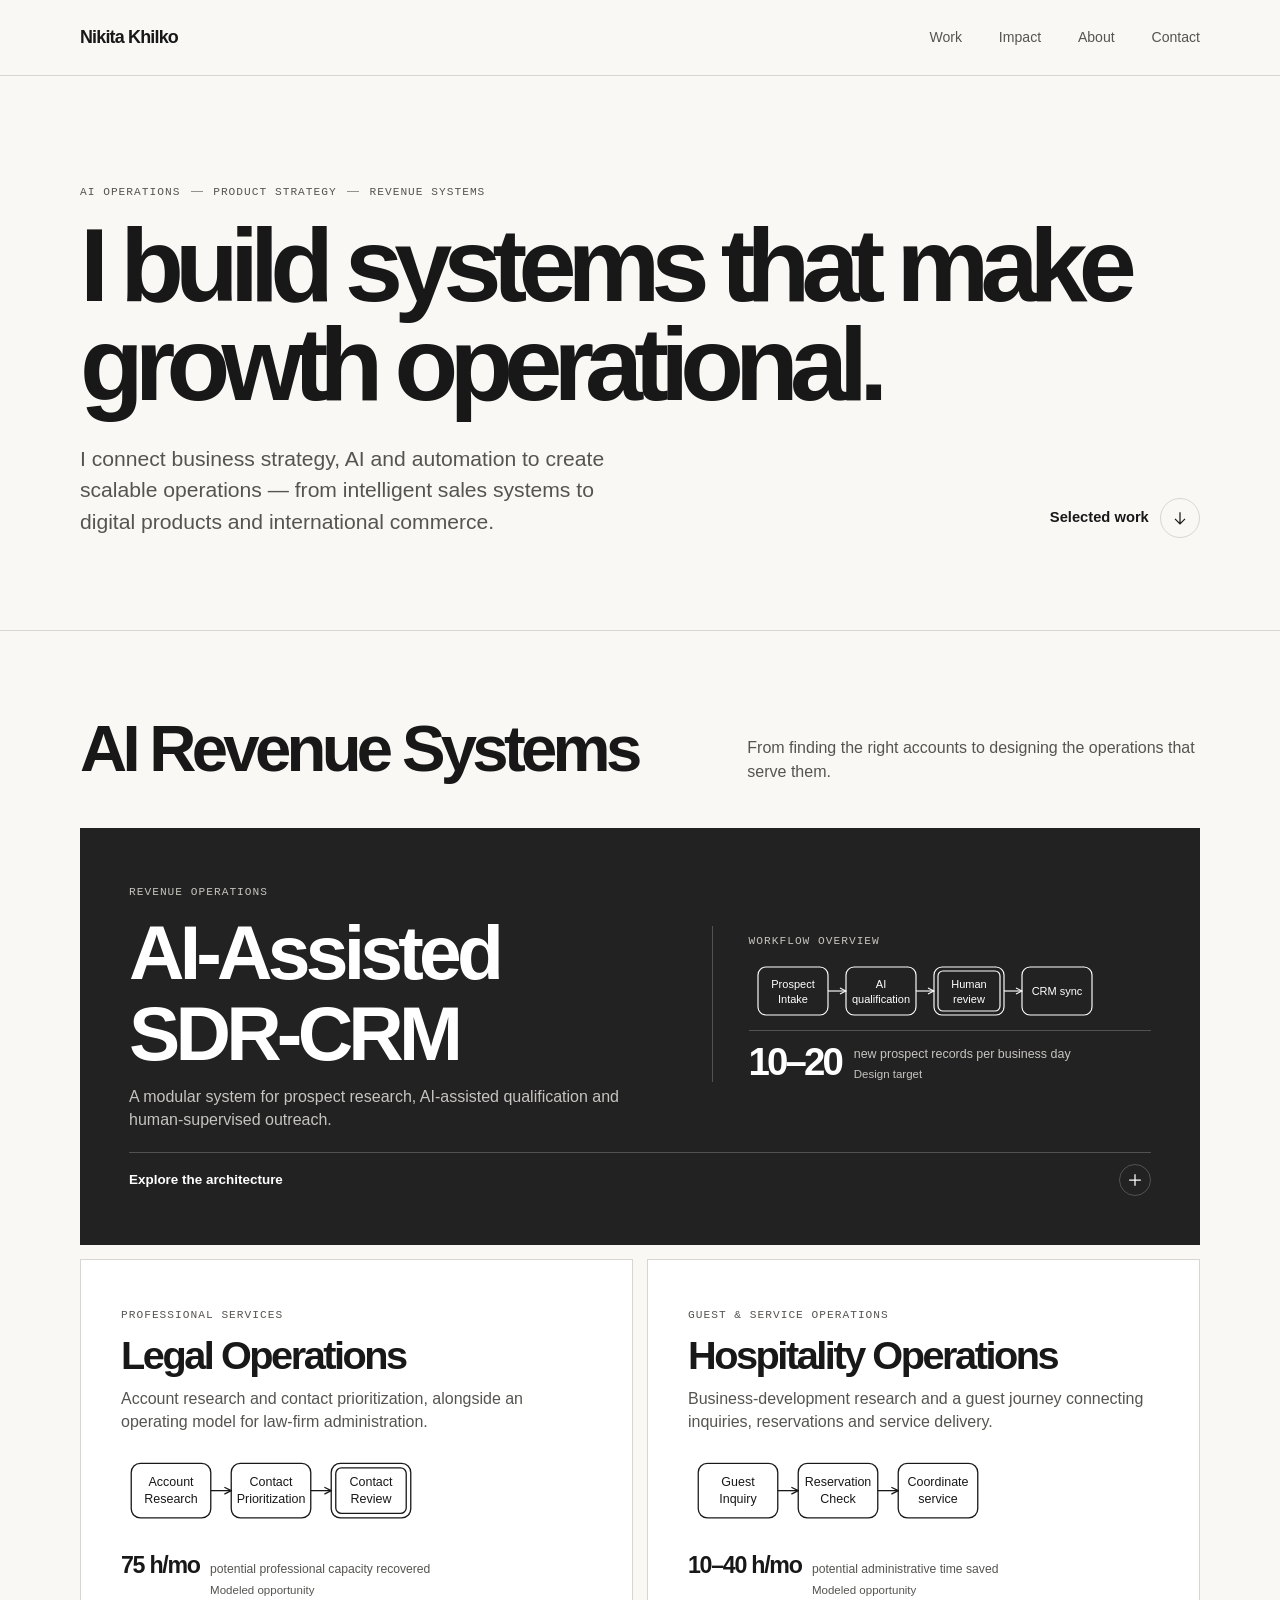
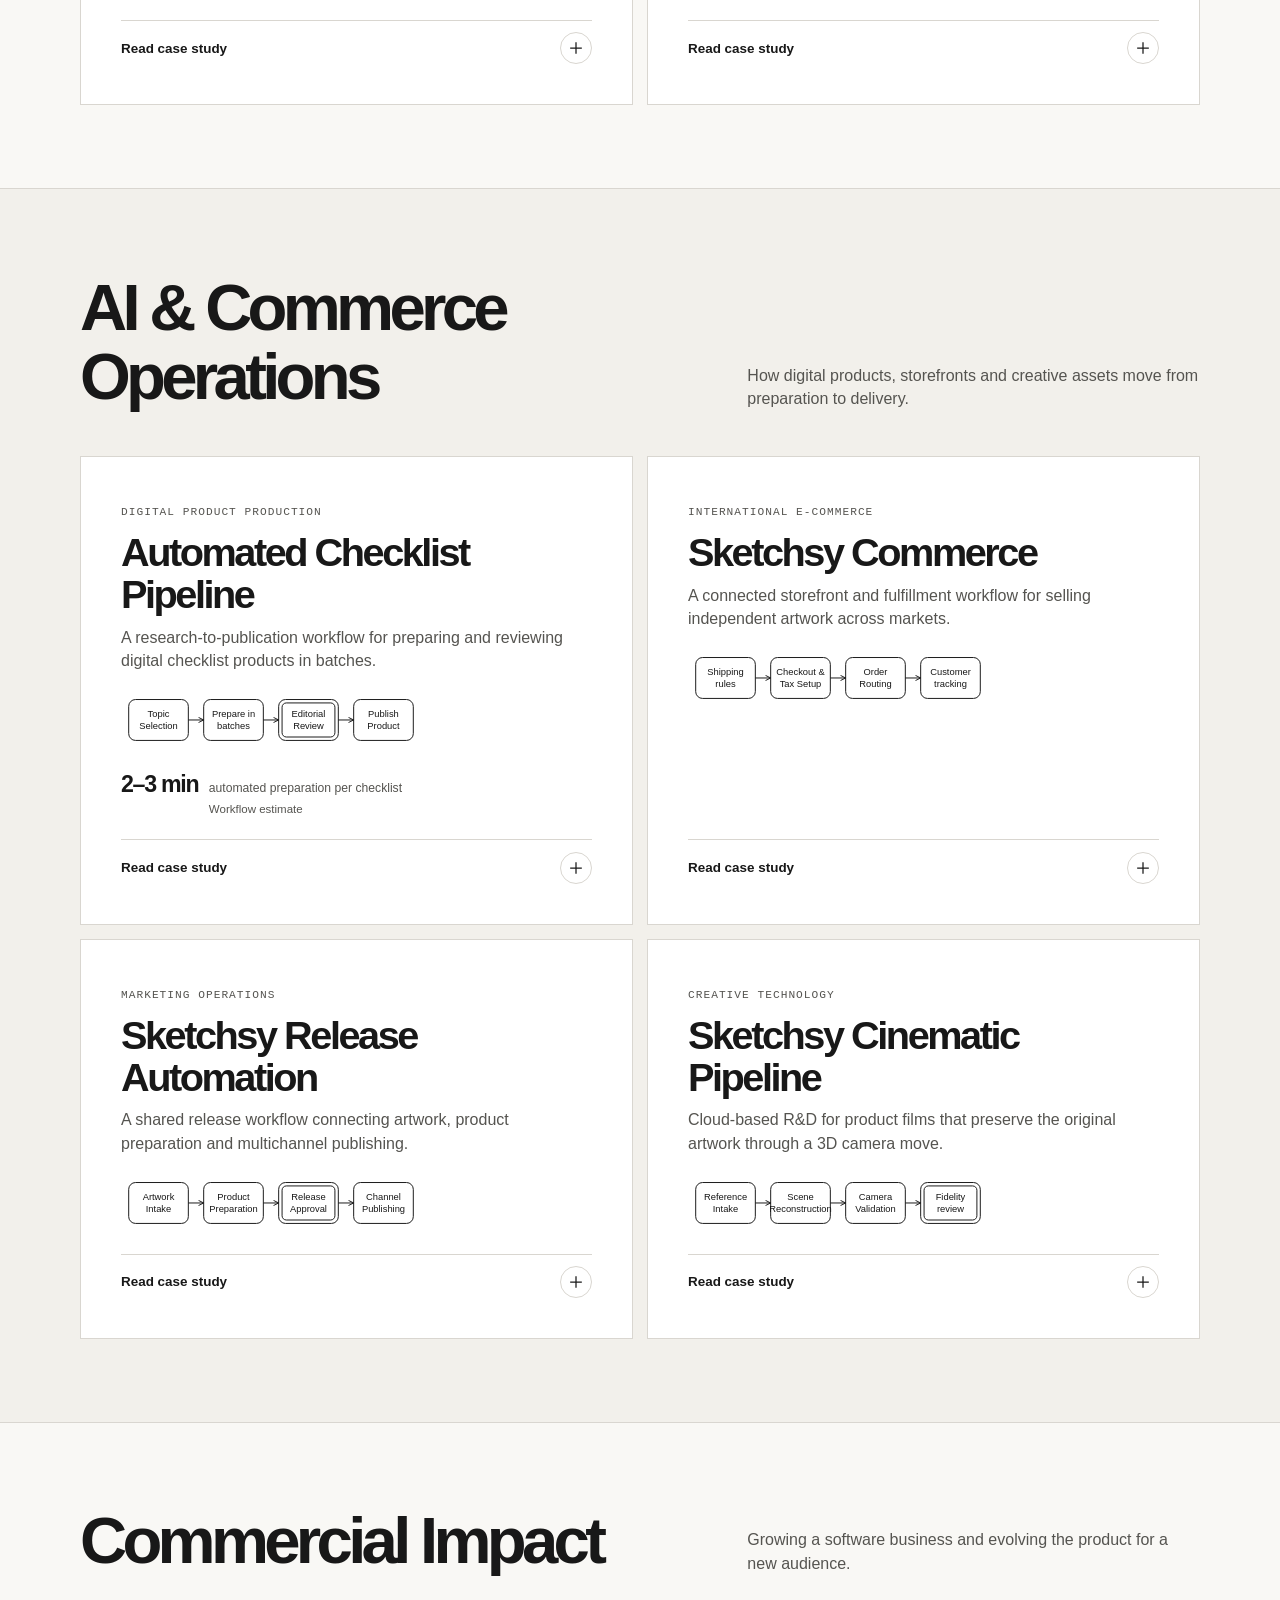
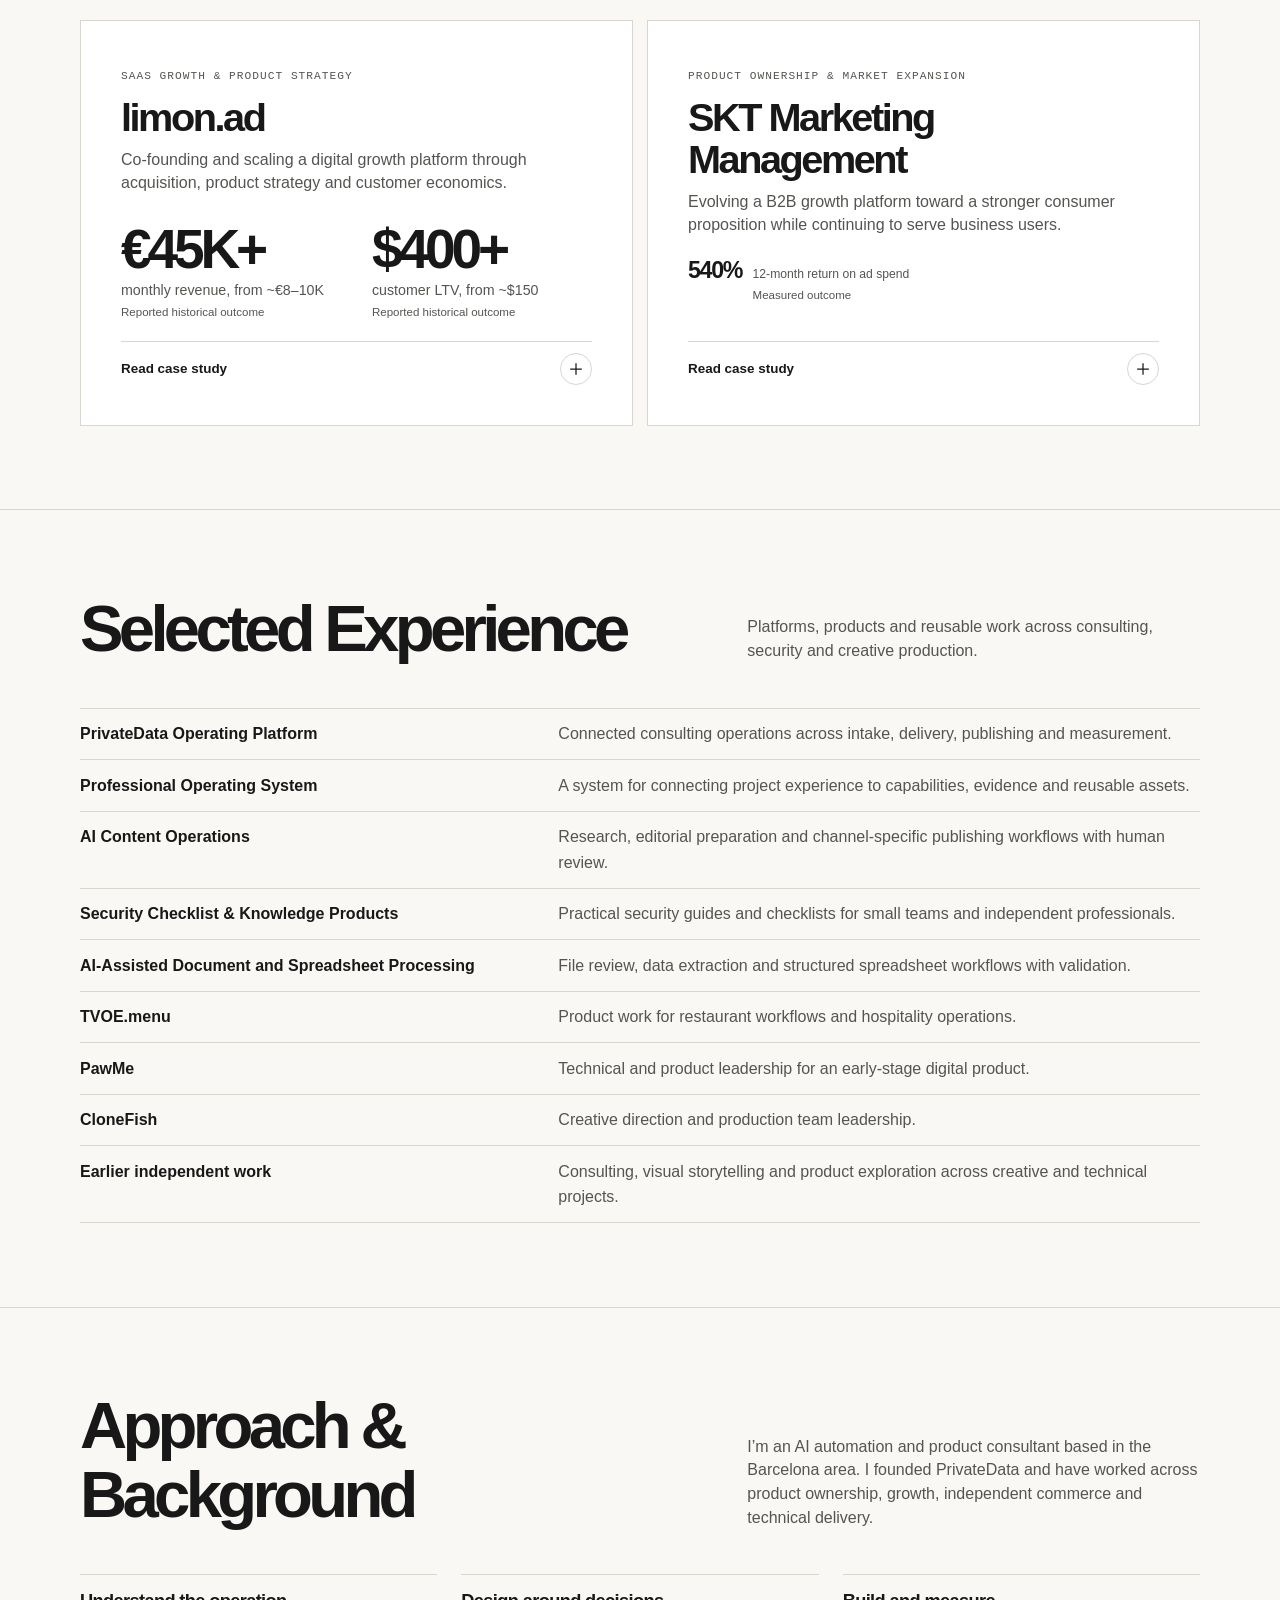
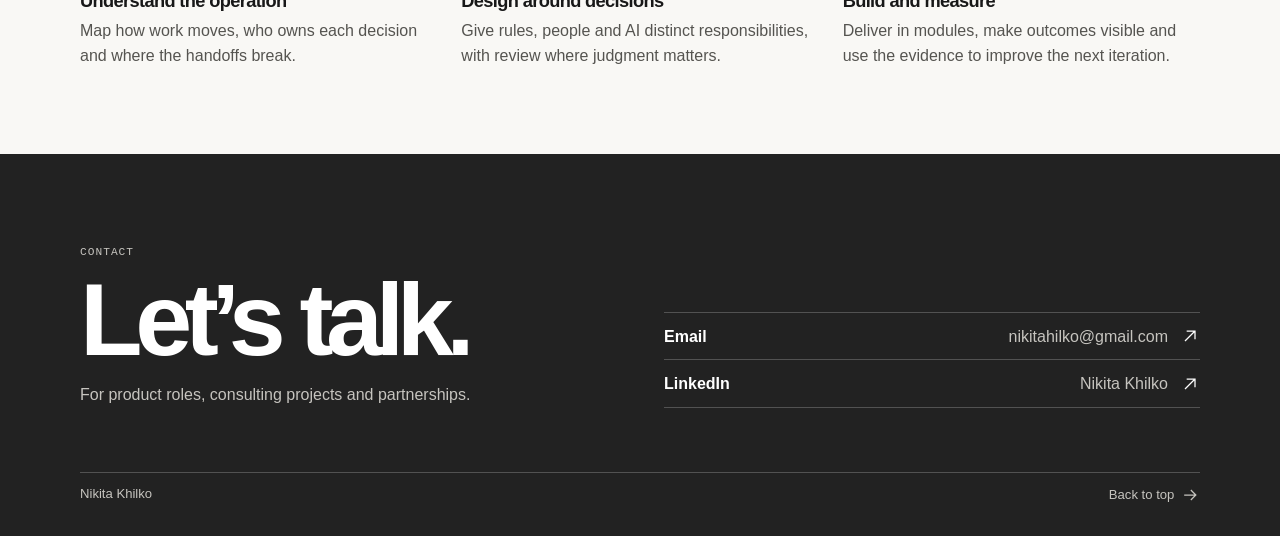
<file: index.html>
<!doctype html>
<html lang="en">
<head>
  <meta charset="utf-8">
  <meta name="viewport" content="width=device-width, initial-scale=1">
  <title>Nikita Khilko · AI Operations &amp; Product Strategy</title>
  <meta name="description" content="Selected work by Nikita Khilko across AI operations, product strategy, automation and commercial growth.">
  <meta name="theme-color" content="#f9f8f5">
  <link rel="icon" href="data:image/svg+xml,%3Csvg xmlns=%22http://www.w3.org/2000/svg%22 viewBox=%220 0 32 32%22%3E%3Crect width=%2232%22 height=%2232%22 rx=%225%22 fill=%22%23222222%22/%3E%3Cpath d=%22M8 10h7v5H8zm9 8h7v5h-7zm-5-3v5.5h5%22 fill=%22none%22 stroke=%22white%22 stroke-width=%221.5%22/%3E%3C/svg%3E">
  <link rel="canonical" href="https://nkhilko.github.io/">
  <meta property="og:url" content="https://nkhilko.github.io/">
  <meta property="og:type" content="website">
  <meta property="og:title" content="Nikita Khilko · AI Operations &amp; Product Strategy">
  <meta property="og:description" content="Selected work by Nikita Khilko across AI operations, product strategy, automation and commercial growth.">
  <meta property="og:image" content="https://nkhilko.github.io/assets/social.png">
  <meta property="og:image:alt" content="Nikita Khilko. AI Operations and Product Strategy.">
  <meta property="og:image:width" content="1200">
  <meta property="og:image:height" content="630">
  <meta name="twitter:card" content="summary_large_image">
  <meta name="twitter:title" content="Nikita Khilko · AI Operations &amp; Product Strategy">
  <meta name="twitter:description" content="Selected work by Nikita Khilko across AI operations, product strategy, automation and commercial growth.">
  <meta name="twitter:image" content="https://nkhilko.github.io/assets/social.png">
  <link rel="stylesheet" href="./assets/styles.css">
</head>
<body id="top">
  <a class="skip" href="#main">Skip to content</a>
  <div class="header-slot">
    <header class="header" data-header>
      <div class="wrap header-inner">
        <a class="brand" href="#top">Nikita Khilko</a>
        <nav aria-label="Main navigation"><a href="#work">Work</a><a href="#impact">Impact</a><a href="#about">About</a><a href="#contact">Contact</a></nav>
      </div>
    </header>
  </div>
  <main id="main" tabindex="-1">
    <section class="hero" aria-labelledby="hero-heading">
      <div class="wrap">
        <p class="eyebrow hero-role">AI Operations <span></span> Product Strategy <span></span> Revenue Systems</p>
        <h1 id="hero-heading">I build systems that make growth operational.</h1>
        <div class="hero-bottom">
          <p>I connect business strategy, AI and automation to create scalable operations — from intelligent sales systems to digital products and international commerce.</p>
          <a class="hero-link" href="#work">Selected work <span><svg class="arrow" width="20" height="20" viewBox="0 0 24 24" fill="none" stroke="currentColor" stroke-width="1.5" aria-hidden="true"><path d="M12 5v14m-6-6 6 6 6-6"/></svg></span></a>
        </div>
      </div>
    </section>
    <section class="section section-work" id="work" aria-labelledby="work-heading" data-nav-section>
    <div class="wrap">
      <div class="section-head" data-reveal><h2 id="work-heading">AI Revenue Systems</h2><p>From finding the right accounts to designing the operations that serve them.</p></div>
      <details class="case case-feature " id="sdr-crm" name="featured-case" data-case>
    <summary aria-labelledby="sdr-crm-title sdr-crm-action">
      <div class="case-summary">
        <div class="case-copy"><span class="eyebrow">Revenue operations</span>
    <h3 id="sdr-crm-title">AI-Assisted SDR-CRM</h3><p>A modular system for prospect research, AI-assisted qualification and human-supervised outreach.</p></div>
        <div class="feature-figure"><span class="eyebrow">Workflow overview</span><svg class="overview-svg" viewBox="0 0 352 69" role="img" aria-label="Prospect Intake → AI qualification → Human review → CRM sync"><defs><marker id="sdr-crm-overview-arrow" viewBox="0 0 8 8" refX="7" refY="4" markerWidth="7" markerHeight="7" orient="auto"><path d="M1 1 7 4 1 7" fill="none" stroke="context-stroke" stroke-width="1.1"/></marker></defs><path class="edge primary" style="--edge-delay:0ms" d="M79 34 H97" marker-end="url(#sdr-crm-overview-arrow)"/><path class="edge primary" style="--edge-delay:0ms" d="M167 34 H185" marker-end="url(#sdr-crm-overview-arrow)"/><path class="edge primary" style="--edge-delay:0ms" d="M255 34 H273" marker-end="url(#sdr-crm-overview-arrow)"/><g class="node activity small"><rect class="node-shape" x="9" y="10" width="70" height="48" rx="8"/><text dominant-baseline="central" text-anchor="middle"><tspan x="44" y="26.5">Prospect</tspan><tspan x="44" y="41.5">Intake</tspan></text></g><g class="node activity small"><rect class="node-shape" x="97" y="10" width="70" height="48" rx="8"/><text dominant-baseline="central" text-anchor="middle"><tspan x="132" y="26.5">AI</tspan><tspan x="132" y="41.5">qualification</tspan></text></g><g class="node human small"><rect class="node-shape" x="185" y="10" width="70" height="48" rx="8"/><rect class="node-shape" x="189" y="14" width="62" height="40" rx="5"/><text dominant-baseline="central" text-anchor="middle"><tspan x="220" y="26.5">Human</tspan><tspan x="220" y="41.5">review</tspan></text></g><g class="node activity small"><rect class="node-shape" x="273" y="10" width="70" height="48" rx="8"/><text dominant-baseline="central" text-anchor="middle"><tspan x="308" y="34">CRM sync</tspan></text></g></svg><dl class="metrics">
  <div class="metric"><dt>10–20</dt><dd>new prospect records per business day<span>Design target</span></dd></div></dl></div>
        
        
      </div>
      <div class="case-action"><span id="sdr-crm-action"><span class="when-closed">Explore the architecture</span><span class="when-open">Close case study</span></span><span class="case-toggle"><svg class="plus" width="20" height="20" viewBox="0 0 24 24" fill="none" stroke="currentColor" stroke-width="1.5" aria-hidden="true"><path d="M5 12h14M12 5v14"/></svg></span></div>
    </summary>
    <div class="case-body">
      <div class="detail-pair">
        <div><h4>Business challenge</h4><p>Create a repeatable business-development process while keeping prospect selection, outreach and follow-up traceable. The same account can surface more than once, and outreach needs to reflect what has already happened.</p></div>
        <div><h4>My contribution</h4><p>I designed and built the internal workflow around focused modules for collection, enrichment, qualification, draft preparation, CRM updates and monitoring. I placed review before consequential outreach and used explicit CRM state to coordinate follow-up.</p></div>
      </div>
      <div class="architecture">
        <h4>Architecture</h4>
        <div class="figure-grid"><figure class="diagram" data-diagram>
    <figcaption><span class="eyebrow">Implemented internal workflow</span><span class="diagram-title">Prospect research to follow-up</span></figcaption>
    <div class="diagram-art"><svg class="detail-svg wide" viewBox="0 0 720 761" aria-hidden="true"><defs><marker id="sdr-wide-arrow" viewBox="0 0 8 8" refX="7" refY="4" markerWidth="7" markerHeight="7" orient="auto"><path d="M1 1 7 4 1 7" fill="none" stroke="context-stroke" stroke-width="1.1"/></marker></defs><path class="boundary" d="M31 30 H477 Q485 30 485 38 V746 Q485 754 477 754 H31 Q23 754 23 746 V100 H197 V38 H23 V38 Q23 30 31 30 Z"/><text class="boundary-label" x="205" y="22">Implemented Operational System</text><path class="edge support" style="--edge-delay:0ms" d="M190 69 H257.5" marker-end="url(#sdr-wide-arrow)"/><path class="edge primary" style="--edge-delay:0ms" d="M360 93 V110" marker-end="url(#sdr-wide-arrow)"/><path class="edge primary" style="--edge-delay:32.5ms" d="M360 158 V175" marker-end="url(#sdr-wide-arrow)"/><path class="edge support" style="--edge-delay:65ms" d="M530 199 H462.5" marker-end="url(#sdr-wide-arrow)"/><path class="edge primary" style="--edge-delay:65ms" d="M360 223 V240" marker-end="url(#sdr-wide-arrow)"/><path class="edge primary" style="--edge-delay:97.5ms" d="M360 288 V302" marker-end="url(#sdr-wide-arrow)"/><path class="edge primary" style="--edge-delay:130ms" d="M257.5 329 H190" marker-end="url(#sdr-wide-arrow)"/><text class="edge-label" x="223.75" y="319" text-anchor="middle">Hold</text><path class="edge primary" style="--edge-delay:130ms" d="M360 356 V370" marker-end="url(#sdr-wide-arrow)"/><text class="edge-label" x="377" y="367" text-anchor="middle">Yes</text><path class="edge primary" style="--edge-delay:162.5ms" d="M360 418 V435" marker-end="url(#sdr-wide-arrow)"/><path class="edge primary" style="--edge-delay:195ms" d="M360 483 V500" marker-end="url(#sdr-wide-arrow)"/><path class="edge support" style="--edge-delay:227.5ms" d="M462.5 524 H530" marker-end="url(#sdr-wide-arrow)"/><path class="edge primary" style="--edge-delay:227.5ms" d="M360 548 V565" marker-end="url(#sdr-wide-arrow)"/><path class="edge support" style="--edge-delay:260ms" d="M462.5 589 H530" marker-end="url(#sdr-wide-arrow)"/><path class="edge primary" style="--edge-delay:260ms" d="M360 613 V630" marker-end="url(#sdr-wide-arrow)"/><path class="edge primary" style="--edge-delay:292.5ms" d="M360 678 V695" marker-end="url(#sdr-wide-arrow)"/><path class="edge primary" style="--edge-delay:292.5ms" d="M257.5 654 H190 V394 H257.5" marker-end="url(#sdr-wide-arrow)"/><text class="edge-label" x="197" y="524" text-anchor="middle">Due</text><g class="node external"><rect class="node-shape" x="30" y="45" width="160" height="48" rx="8"/><text dominant-baseline="central" text-anchor="middle"><tspan x="110" y="69">Prospect Sources</tspan></text></g><g class="node activity"><rect class="node-shape" x="257.5" y="45" width="205" height="48" rx="8"/><text dominant-baseline="central" text-anchor="middle"><tspan x="360" y="69">Prospect Intake</tspan></text></g><g class="node activity"><rect class="node-shape" x="257.5" y="110" width="205" height="48" rx="8"/><text dominant-baseline="central" text-anchor="middle"><tspan x="360" y="134">Research &amp; Enrichment</tspan></text></g><g class="node activity"><rect class="node-shape" x="257.5" y="175" width="205" height="48" rx="8"/><text dominant-baseline="central" text-anchor="middle"><tspan x="360" y="199">AI-Assisted Qualification</tspan></text></g><g class="node external"><rect class="node-shape" x="530" y="175" width="160" height="48" rx="8"/><text dominant-baseline="central" text-anchor="middle"><tspan x="610" y="199">AI Service</tspan></text></g><g class="node human"><rect class="node-shape" x="257.5" y="240" width="205" height="48" rx="8"/><rect class="node-shape" x="261.5" y="244" width="197" height="40" rx="5"/><text dominant-baseline="central" text-anchor="middle"><tspan x="360" y="264">Prospect Review</tspan></text></g><g class="node decision"><path class="node-shape" d="M360 302 L462.5 329 L360 356 L257.5 329 Z"/><text dominant-baseline="central" text-anchor="middle"><tspan x="360" y="329">Proceed?</tspan></text></g><g class="node activity"><rect class="node-shape" x="30" y="305" width="160" height="48" rx="8"/><text dominant-baseline="central" text-anchor="middle"><tspan x="110" y="329">Hold Record</tspan></text></g><g class="node activity"><rect class="node-shape" x="257.5" y="370" width="205" height="48" rx="8"/><text dominant-baseline="central" text-anchor="middle"><tspan x="360" y="394">Outreach Draft</tspan></text></g><g class="node human"><rect class="node-shape" x="257.5" y="435" width="205" height="48" rx="8"/><rect class="node-shape" x="261.5" y="439" width="197" height="40" rx="5"/><text dominant-baseline="central" text-anchor="middle"><tspan x="360" y="459">Send Review</tspan></text></g><g class="node activity"><rect class="node-shape" x="257.5" y="500" width="205" height="48" rx="8"/><text dominant-baseline="central" text-anchor="middle"><tspan x="360" y="524">Approved Outreach</tspan></text></g><g class="node external"><rect class="node-shape" x="530" y="500" width="160" height="48" rx="8"/><text dominant-baseline="central" text-anchor="middle"><tspan x="610" y="524">Email Platform</tspan></text></g><g class="node activity"><rect class="node-shape" x="257.5" y="565" width="205" height="48" rx="8"/><text dominant-baseline="central" text-anchor="middle"><tspan x="360" y="589">Sent Sync &amp; CRM State</tspan></text></g><g class="node external"><rect class="node-shape" x="530" y="565" width="160" height="48" rx="8"/><text dominant-baseline="central" text-anchor="middle"><tspan x="610" y="589">CRM Store</tspan></text></g><g class="node activity"><rect class="node-shape" x="257.5" y="630" width="205" height="48" rx="8"/><text dominant-baseline="central" text-anchor="middle"><tspan x="360" y="654">Follow-up Scheduling</tspan></text></g><g class="node activity"><rect class="node-shape" x="257.5" y="695" width="205" height="48" rx="8"/><text dominant-baseline="central" text-anchor="middle"><tspan x="360" y="719">Monitoring &amp; Daily Briefs</tspan></text></g></svg><svg class="detail-svg narrow" viewBox="0 0 320 871" aria-hidden="true"><defs><marker id="sdr-narrow-arrow" viewBox="0 0 8 8" refX="7" refY="4" markerWidth="7" markerHeight="7" orient="auto"><path d="M1 1 7 4 1 7" fill="none" stroke="context-stroke" stroke-width="1.1"/></marker></defs><path class="boundary" d="M13 30 H217 Q225 30 225 38 V856 Q225 864 217 864 H13 Q5 864 5 856 V100 H84 V38 H5 V38 Q5 30 13 30 Z"/><text class="boundary-label" x="89" y="22">Implemented Operational System</text><path class="edge support" style="--edge-delay:0ms" d="M82 69 H99" marker-end="url(#sdr-narrow-arrow)"/><path class="edge primary" style="--edge-delay:0ms" d="M160 93 V121" marker-end="url(#sdr-narrow-arrow)"/><path class="edge primary" style="--edge-delay:38ms" d="M160 169 V197" marker-end="url(#sdr-narrow-arrow)"/><path class="edge support" style="--edge-delay:76ms" d="M238 221 H221" marker-end="url(#sdr-narrow-arrow)"/><path class="edge primary" style="--edge-delay:76ms" d="M160 245 V273" marker-end="url(#sdr-narrow-arrow)"/><path class="edge primary" style="--edge-delay:114ms" d="M160 321 V346" marker-end="url(#sdr-narrow-arrow)"/><path class="edge primary" style="--edge-delay:152ms" d="M99 373 H82" marker-end="url(#sdr-narrow-arrow)"/><text class="edge-label" x="90.5" y="364" text-anchor="middle">Hold</text><path class="edge primary" style="--edge-delay:152ms" d="M160 400 V425" marker-end="url(#sdr-narrow-arrow)"/><text class="edge-label" x="177" y="416.5" text-anchor="middle">Yes</text><path class="edge primary" style="--edge-delay:190ms" d="M160 473 V501" marker-end="url(#sdr-narrow-arrow)"/><path class="edge primary" style="--edge-delay:228ms" d="M160 549 V577" marker-end="url(#sdr-narrow-arrow)"/><path class="edge support" style="--edge-delay:266ms" d="M221 601 H238" marker-end="url(#sdr-narrow-arrow)"/><path class="edge primary" style="--edge-delay:266ms" d="M160 625 V653" marker-end="url(#sdr-narrow-arrow)"/><path class="edge support" style="--edge-delay:304ms" d="M221 677 H238" marker-end="url(#sdr-narrow-arrow)"/><path class="edge primary" style="--edge-delay:304ms" d="M160 701 V729" marker-end="url(#sdr-narrow-arrow)"/><path class="edge primary" style="--edge-delay:320ms" d="M160 777 V805" marker-end="url(#sdr-narrow-arrow)"/><path class="edge primary" style="--edge-delay:320ms" d="M99 753 H20 V449 H99" marker-end="url(#sdr-narrow-arrow)"/><text class="edge-label" x="27" y="601" text-anchor="middle">Due</text><g class="node external small"><rect class="node-shape" x="4" y="45" width="78" height="48" rx="8"/><text dominant-baseline="central" text-anchor="middle"><tspan x="43" y="61.5">Prospect</tspan><tspan x="43" y="76.5">Sources</tspan></text></g><g class="node activity"><rect class="node-shape" x="99" y="45" width="122" height="48" rx="8"/><text dominant-baseline="central" text-anchor="middle"><tspan x="160" y="69">Prospect Intake</tspan></text></g><g class="node activity"><rect class="node-shape" x="99" y="121" width="122" height="48" rx="8"/><text dominant-baseline="central" text-anchor="middle"><tspan x="160" y="137.5">Research &amp;</tspan><tspan x="160" y="152.5">Enrichment</tspan></text></g><g class="node activity"><rect class="node-shape" x="99" y="197" width="122" height="48" rx="8"/><text dominant-baseline="central" text-anchor="middle"><tspan x="160" y="213.5">AI-Assisted</tspan><tspan x="160" y="228.5">Qualification</tspan></text></g><g class="node external small"><rect class="node-shape" x="238" y="197" width="78" height="48" rx="8"/><text dominant-baseline="central" text-anchor="middle"><tspan x="277" y="221">AI Service</tspan></text></g><g class="node human"><rect class="node-shape" x="99" y="273" width="122" height="48" rx="8"/><rect class="node-shape" x="103" y="277" width="114" height="40" rx="5"/><text dominant-baseline="central" text-anchor="middle"><tspan x="160" y="297">Prospect Review</tspan></text></g><g class="node decision"><path class="node-shape" d="M160 346 L221 373 L160 400 L99 373 Z"/><text dominant-baseline="central" text-anchor="middle"><tspan x="160" y="373">Proceed?</tspan></text></g><g class="node activity small"><rect class="node-shape" x="4" y="349" width="78" height="48" rx="8"/><text dominant-baseline="central" text-anchor="middle"><tspan x="43" y="373">Hold Record</tspan></text></g><g class="node activity"><rect class="node-shape" x="99" y="425" width="122" height="48" rx="8"/><text dominant-baseline="central" text-anchor="middle"><tspan x="160" y="449">Outreach Draft</tspan></text></g><g class="node human"><rect class="node-shape" x="99" y="501" width="122" height="48" rx="8"/><rect class="node-shape" x="103" y="505" width="114" height="40" rx="5"/><text dominant-baseline="central" text-anchor="middle"><tspan x="160" y="525">Send Review</tspan></text></g><g class="node activity"><rect class="node-shape" x="99" y="577" width="122" height="48" rx="8"/><text dominant-baseline="central" text-anchor="middle"><tspan x="160" y="601">Approved Outreach</tspan></text></g><g class="node external small"><rect class="node-shape" x="238" y="577" width="78" height="48" rx="8"/><text dominant-baseline="central" text-anchor="middle"><tspan x="277" y="593.5">Email</tspan><tspan x="277" y="608.5">Platform</tspan></text></g><g class="node activity"><rect class="node-shape" x="99" y="653" width="122" height="48" rx="8"/><text dominant-baseline="central" text-anchor="middle"><tspan x="160" y="669.5">Sent Sync &amp; CRM</tspan><tspan x="160" y="684.5">State</tspan></text></g><g class="node external small"><rect class="node-shape" x="238" y="653" width="78" height="48" rx="8"/><text dominant-baseline="central" text-anchor="middle"><tspan x="277" y="677">CRM Store</tspan></text></g><g class="node activity"><rect class="node-shape" x="99" y="729" width="122" height="48" rx="8"/><text dominant-baseline="central" text-anchor="middle"><tspan x="160" y="745.5">Follow-up</tspan><tspan x="160" y="760.5">Scheduling</tspan></text></g><g class="node activity"><rect class="node-shape" x="99" y="805" width="122" height="48" rx="8"/><text dominant-baseline="central" text-anchor="middle"><tspan x="160" y="821.5">Monitoring &amp;</tspan><tspan x="160" y="836.5">Daily Briefs</tspan></text></g></svg></div>
    <p class="diagram-description">Intake, enrichment and qualification lead to human review. Records can be held or advanced to an outreach draft and send review. Sent activity is reconciled against CRM state, with daily monitoring and follow-up returning to draft preparation. Prospect sources, AI, email and the CRM store support the workflow.</p>
    <details class="diagram-text">
      <summary>Read the workflow as text</summary>
      <ol><li>Prospect sources feed intake. Research and enrichment precede qualification, which an AI service supports.</li><li>Prospect review is mandatory. Hold records that should pause. If the prospect can proceed, prepare an outreach draft and require send review before approved outreach through the email platform.</li><li>Reconcile sent activity with the CRM store, then schedule follow-up and generate daily monitoring briefs. When follow-up is due, return to draft preparation.</li></ol>
    </details>
  </figure></div>
        <details class="legend"><summary>Diagram notation</summary>
          <ul>
            <li><i class="sample activity"></i> Operational activity</li>
            <li><i class="sample external"></i> External system</li>
            <li><i class="sample human"></i> Mandatory human review</li>
            <li><i class="sample decision"></i> Decision</li>
            <li><i class="sample flow"></i> Primary workflow</li>
            <li><i class="sample dependency"></i> Supporting dependency</li>
          </ul>
          <p>The dashed enclosure marks the implemented operational system. External services sit outside it.</p>
        </details>
      </div>
      <div class="detail-pair">
        <div><h4>Operating controls</h4><ul><li>Deduplication, validation and explicit state transitions govern how records enter and move through the workflow.</li><li>People review prospect fit and the outreach draft. Sent activity is reconciled with CRM history before follow-up is prepared.</li><li>Run logs and daily briefs surface exceptions. Modular stages give operators a defined place to diagnose and recover from failures.</li></ul></div>
        <div><h4>Technology &amp; design decisions</h4><p>The workflow uses n8n, Baserow and Gmail. AI interprets company context and drafts recommendations. Deterministic logic handles scheduling, routing, validation and synchronization. I’ve used Salesforce hands-on in other projects. It is also a possible enterprise CRM integration for SDR-CRM.</p></div>
      </div>
      <div class="detail-impact">
        <h4>Business impact</h4>
        <dl class="metrics">
  <div class="metric"><dt>10–20</dt><dd>new prospect records per business day<span>Design target</span></dd></div></dl>
        <p>The throughput target is sized for a supervised workflow. Research depth, record quality and review capacity determine what can move through it each day.</p>
        
      </div>
      <div class="detail-footer">
        <a href="#sdr-crm" data-project-link>Link to this case <svg class="arrow" width="20" height="20" viewBox="0 0 24 24" fill="none" stroke="currentColor" stroke-width="1.5" aria-hidden="true"><path d="M6 18 18 6M8 6h10v10"/></svg></a>
        <button type="button" data-close>Close case study <span aria-hidden="true">−</span></button>
      </div>
    </div>
  </details>
      <div class="case-grid" data-reveal><details class="case  " id="legal-operations" name="featured-case" data-case>
    <summary aria-labelledby="legal-operations-title legal-operations-action">
      <div class="case-summary">
        <div class="case-copy"><span class="eyebrow">Professional services</span>
    <h3 id="legal-operations-title">Legal Operations</h3><p>Account research and contact prioritization, alongside an operating model for law-firm administration.</p></div>
        
        <div class="case-overview"><svg class="overview-svg" viewBox="0 0 264 69" role="img" aria-label="Account Research → Contact Prioritization → Contact Review"><defs><marker id="legal-operations-overview-arrow" viewBox="0 0 8 8" refX="7" refY="4" markerWidth="7" markerHeight="7" orient="auto"><path d="M1 1 7 4 1 7" fill="none" stroke="context-stroke" stroke-width="1.1"/></marker></defs><path class="edge primary" style="--edge-delay:0ms" d="M79 34 H97" marker-end="url(#legal-operations-overview-arrow)"/><path class="edge primary" style="--edge-delay:0ms" d="M167 34 H185" marker-end="url(#legal-operations-overview-arrow)"/><g class="node activity small"><rect class="node-shape" x="9" y="10" width="70" height="48" rx="8"/><text dominant-baseline="central" text-anchor="middle"><tspan x="44" y="26.5">Account</tspan><tspan x="44" y="41.5">Research</tspan></text></g><g class="node activity small"><rect class="node-shape" x="97" y="10" width="70" height="48" rx="8"/><text dominant-baseline="central" text-anchor="middle"><tspan x="132" y="26.5">Contact</tspan><tspan x="132" y="41.5">Prioritization</tspan></text></g><g class="node human small"><rect class="node-shape" x="185" y="10" width="70" height="48" rx="8"/><rect class="node-shape" x="189" y="14" width="62" height="40" rx="5"/><text dominant-baseline="central" text-anchor="middle"><tspan x="220" y="26.5">Contact</tspan><tspan x="220" y="41.5">Review</tspan></text></g></svg></div>
        <div class="summary-metric"><strong>75 h/mo</strong><span>potential professional capacity recovered<small>Modeled opportunity</small></span></div>
      </div>
      <div class="case-action"><span id="legal-operations-action"><span class="when-closed">Read case study</span><span class="when-open">Close case study</span></span><span class="case-toggle"><svg class="plus" width="20" height="20" viewBox="0 0 24 24" fill="none" stroke="currentColor" stroke-width="1.5" aria-hidden="true"><path d="M5 12h14M12 5v14"/></svg></span></div>
    </summary>
    <div class="case-body">
      <div class="detail-pair">
        <div><h4>Business challenge</h4><p>Law firms require careful contact selection during business development. Inside the firm, repetitive intake, document handling and matter administration can consume professional time.</p></div>
        <div><h4>My contribution</h4><p>I designed an account research workflow that identifies relevant firms and ranks primary and secondary contacts. I also developed a separate client operating model for intake, document coordination, matter updates and reporting.</p></div>
      </div>
      <div class="architecture">
        <h4>Architecture</h4>
        <div class="figure-grid"><figure class="diagram" data-diagram>
    <figcaption><span class="eyebrow">Sales intelligence workflow design</span><span class="diagram-title">Law-firm research &amp; contact selection</span></figcaption>
    <div class="diagram-art"><svg class="detail-svg wide" viewBox="0 0 720 406" aria-hidden="true"><defs><marker id="legal-sales-wide-arrow" viewBox="0 0 8 8" refX="7" refY="4" markerWidth="7" markerHeight="7" orient="auto"><path d="M1 1 7 4 1 7" fill="none" stroke="context-stroke" stroke-width="1.1"/></marker></defs><path class="edge support" style="--edge-delay:0ms" d="M190 39 H257.5" marker-end="url(#legal-sales-wide-arrow)"/><path class="edge primary" style="--edge-delay:0ms" d="M360 63 V80" marker-end="url(#legal-sales-wide-arrow)"/><path class="edge primary" style="--edge-delay:32.5ms" d="M360 128 V145" marker-end="url(#legal-sales-wide-arrow)"/><path class="edge primary" style="--edge-delay:65ms" d="M360 193 V210" marker-end="url(#legal-sales-wide-arrow)"/><path class="edge primary" style="--edge-delay:97.5ms" d="M360 258 V275" marker-end="url(#legal-sales-wide-arrow)"/><path class="edge primary" style="--edge-delay:130ms" d="M360 323 V340" marker-end="url(#legal-sales-wide-arrow)"/><path class="edge support" style="--edge-delay:162.5ms" d="M462.5 364 H530" marker-end="url(#legal-sales-wide-arrow)"/><g class="node external"><rect class="node-shape" x="30" y="15" width="160" height="48" rx="8"/><text dominant-baseline="central" text-anchor="middle"><tspan x="110" y="39">Public Firm Sources</tspan></text></g><g class="node activity"><rect class="node-shape" x="257.5" y="15" width="205" height="48" rx="8"/><text dominant-baseline="central" text-anchor="middle"><tspan x="360" y="39">Account Research</tspan></text></g><g class="node activity"><rect class="node-shape" x="257.5" y="80" width="205" height="48" rx="8"/><text dominant-baseline="central" text-anchor="middle"><tspan x="360" y="104">Firm Qualification</tspan></text></g><g class="node activity"><rect class="node-shape" x="257.5" y="145" width="205" height="48" rx="8"/><text dominant-baseline="central" text-anchor="middle"><tspan x="360" y="169">Contact Prioritization</tspan></text></g><g class="node human"><rect class="node-shape" x="257.5" y="210" width="205" height="48" rx="8"/><rect class="node-shape" x="261.5" y="214" width="197" height="40" rx="5"/><text dominant-baseline="central" text-anchor="middle"><tspan x="360" y="234">Contact Review</tspan></text></g><g class="node activity"><rect class="node-shape" x="257.5" y="275" width="205" height="48" rx="8"/><text dominant-baseline="central" text-anchor="middle"><tspan x="360" y="299">Outreach Preparation</tspan></text></g><g class="node activity"><rect class="node-shape" x="257.5" y="340" width="205" height="48" rx="8"/><text dominant-baseline="central" text-anchor="middle"><tspan x="360" y="364">Activity Tracking</tspan></text></g><g class="node external"><rect class="node-shape" x="530" y="340" width="160" height="48" rx="8"/><text dominant-baseline="central" text-anchor="middle"><tspan x="610" y="364">CRM Store</tspan></text></g></svg><svg class="detail-svg narrow" viewBox="0 0 320 461" aria-hidden="true"><defs><marker id="legal-sales-narrow-arrow" viewBox="0 0 8 8" refX="7" refY="4" markerWidth="7" markerHeight="7" orient="auto"><path d="M1 1 7 4 1 7" fill="none" stroke="context-stroke" stroke-width="1.1"/></marker></defs><path class="edge support" style="--edge-delay:0ms" d="M82 39 H99" marker-end="url(#legal-sales-narrow-arrow)"/><path class="edge primary" style="--edge-delay:0ms" d="M160 63 V91" marker-end="url(#legal-sales-narrow-arrow)"/><path class="edge primary" style="--edge-delay:38ms" d="M160 139 V167" marker-end="url(#legal-sales-narrow-arrow)"/><path class="edge primary" style="--edge-delay:76ms" d="M160 215 V243" marker-end="url(#legal-sales-narrow-arrow)"/><path class="edge primary" style="--edge-delay:114ms" d="M160 291 V319" marker-end="url(#legal-sales-narrow-arrow)"/><path class="edge primary" style="--edge-delay:152ms" d="M160 367 V395" marker-end="url(#legal-sales-narrow-arrow)"/><path class="edge support" style="--edge-delay:190ms" d="M221 419 H238" marker-end="url(#legal-sales-narrow-arrow)"/><g class="node external small"><rect class="node-shape" x="4" y="15" width="78" height="48" rx="8"/><text dominant-baseline="central" text-anchor="middle"><tspan x="43" y="31.5">Public Firm</tspan><tspan x="43" y="46.5">Sources</tspan></text></g><g class="node activity"><rect class="node-shape" x="99" y="15" width="122" height="48" rx="8"/><text dominant-baseline="central" text-anchor="middle"><tspan x="160" y="39">Account Research</tspan></text></g><g class="node activity"><rect class="node-shape" x="99" y="91" width="122" height="48" rx="8"/><text dominant-baseline="central" text-anchor="middle"><tspan x="160" y="107.5">Firm</tspan><tspan x="160" y="122.5">Qualification</tspan></text></g><g class="node activity"><rect class="node-shape" x="99" y="167" width="122" height="48" rx="8"/><text dominant-baseline="central" text-anchor="middle"><tspan x="160" y="183.5">Contact</tspan><tspan x="160" y="198.5">Prioritization</tspan></text></g><g class="node human"><rect class="node-shape" x="99" y="243" width="122" height="48" rx="8"/><rect class="node-shape" x="103" y="247" width="114" height="40" rx="5"/><text dominant-baseline="central" text-anchor="middle"><tspan x="160" y="267">Contact Review</tspan></text></g><g class="node activity"><rect class="node-shape" x="99" y="319" width="122" height="48" rx="8"/><text dominant-baseline="central" text-anchor="middle"><tspan x="160" y="335.5">Outreach</tspan><tspan x="160" y="350.5">Preparation</tspan></text></g><g class="node activity"><rect class="node-shape" x="99" y="395" width="122" height="48" rx="8"/><text dominant-baseline="central" text-anchor="middle"><tspan x="160" y="419">Activity Tracking</tspan></text></g><g class="node external small"><rect class="node-shape" x="238" y="395" width="78" height="48" rx="8"/><text dominant-baseline="central" text-anchor="middle"><tspan x="277" y="419">CRM Store</tspan></text></g></svg></div>
    <p class="diagram-description">Research qualifies a firm, ranks contacts and routes the proposed primary contact through review before preparing outreach and recording the action.</p>
    <details class="diagram-text">
      <summary>Read the workflow as text</summary>
      <ol><li>Research accounts using public firm sources, qualify firms and prioritize contacts.</li><li>Require contact review before preparing outreach. Track the activity with support from the CRM store.</li></ol>
    </details>
  </figure><figure class="diagram" data-diagram>
    <figcaption><span class="eyebrow">Illustrative client operating model</span><span class="diagram-title">Client intake &amp; matter administration</span></figcaption>
    <div class="diagram-art"><svg class="detail-svg wide" viewBox="0 0 720 406" aria-hidden="true"><defs><marker id="legal-client-wide-arrow" viewBox="0 0 8 8" refX="7" refY="4" markerWidth="7" markerHeight="7" orient="auto"><path d="M1 1 7 4 1 7" fill="none" stroke="context-stroke" stroke-width="1.1"/></marker></defs><path class="edge primary" style="--edge-delay:0ms" d="M360 63 V80" marker-end="url(#legal-client-wide-arrow)"/><path class="edge support" style="--edge-delay:32.5ms" d="M190 104 H257.5" marker-end="url(#legal-client-wide-arrow)"/><path class="edge primary" style="--edge-delay:32.5ms" d="M360 128 V145" marker-end="url(#legal-client-wide-arrow)"/><path class="edge primary" style="--edge-delay:65ms" d="M360 193 V207" marker-end="url(#legal-client-wide-arrow)"/><path class="edge primary" style="--edge-delay:97.5ms" d="M257.5 234 H190" marker-end="url(#legal-client-wide-arrow)"/><text class="edge-label" x="223.75" y="224" text-anchor="middle">Hold</text><path class="edge primary" style="--edge-delay:97.5ms" d="M360 261 V275" marker-end="url(#legal-client-wide-arrow)"/><text class="edge-label" x="377" y="272" text-anchor="middle">Yes</text><path class="edge support" style="--edge-delay:130ms" d="M462.5 299 H530" marker-end="url(#legal-client-wide-arrow)"/><path class="edge primary" style="--edge-delay:130ms" d="M360 323 V340" marker-end="url(#legal-client-wide-arrow)"/><g class="node activity"><rect class="node-shape" x="257.5" y="15" width="205" height="48" rx="8"/><text dominant-baseline="central" text-anchor="middle"><tspan x="360" y="39">Client Intake</tspan></text></g><g class="node activity"><rect class="node-shape" x="257.5" y="80" width="205" height="48" rx="8"/><text dominant-baseline="central" text-anchor="middle"><tspan x="360" y="104">Document Checks</tspan></text></g><g class="node external"><rect class="node-shape" x="30" y="80" width="160" height="48" rx="8"/><text dominant-baseline="central" text-anchor="middle"><tspan x="110" y="104">Document System</tspan></text></g><g class="node human"><rect class="node-shape" x="257.5" y="145" width="205" height="48" rx="8"/><rect class="node-shape" x="261.5" y="149" width="197" height="40" rx="5"/><text dominant-baseline="central" text-anchor="middle"><tspan x="360" y="169">Professional Review</tspan></text></g><g class="node decision"><path class="node-shape" d="M360 207 L462.5 234 L360 261 L257.5 234 Z"/><text dominant-baseline="central" text-anchor="middle"><tspan x="360" y="234">Proceed?</tspan></text></g><g class="node activity"><rect class="node-shape" x="30" y="210" width="160" height="48" rx="8"/><text dominant-baseline="central" text-anchor="middle"><tspan x="110" y="234">Clarify Request</tspan></text></g><g class="node activity"><rect class="node-shape" x="257.5" y="275" width="205" height="48" rx="8"/><text dominant-baseline="central" text-anchor="middle"><tspan x="360" y="299">Matter Administration</tspan></text></g><g class="node external"><rect class="node-shape" x="530" y="275" width="160" height="48" rx="8"/><text dominant-baseline="central" text-anchor="middle"><tspan x="610" y="299">Case System</tspan></text></g><g class="node activity"><rect class="node-shape" x="257.5" y="340" width="205" height="48" rx="8"/><text dominant-baseline="central" text-anchor="middle"><tspan x="360" y="356">Client Updates &amp;</tspan><tspan x="360" y="372">Reporting</tspan></text></g></svg><svg class="detail-svg narrow" viewBox="0 0 320 461" aria-hidden="true"><defs><marker id="legal-client-narrow-arrow" viewBox="0 0 8 8" refX="7" refY="4" markerWidth="7" markerHeight="7" orient="auto"><path d="M1 1 7 4 1 7" fill="none" stroke="context-stroke" stroke-width="1.1"/></marker></defs><path class="edge primary" style="--edge-delay:0ms" d="M160 63 V91" marker-end="url(#legal-client-narrow-arrow)"/><path class="edge support" style="--edge-delay:38ms" d="M82 115 H99" marker-end="url(#legal-client-narrow-arrow)"/><path class="edge primary" style="--edge-delay:38ms" d="M160 139 V167" marker-end="url(#legal-client-narrow-arrow)"/><path class="edge primary" style="--edge-delay:76ms" d="M160 215 V240" marker-end="url(#legal-client-narrow-arrow)"/><path class="edge primary" style="--edge-delay:114ms" d="M99 267 H82" marker-end="url(#legal-client-narrow-arrow)"/><text class="edge-label" x="90.5" y="258" text-anchor="middle">Hold</text><path class="edge primary" style="--edge-delay:114ms" d="M160 294 V319" marker-end="url(#legal-client-narrow-arrow)"/><text class="edge-label" x="177" y="310.5" text-anchor="middle">Yes</text><path class="edge support" style="--edge-delay:152ms" d="M221 343 H238" marker-end="url(#legal-client-narrow-arrow)"/><path class="edge primary" style="--edge-delay:152ms" d="M160 367 V395" marker-end="url(#legal-client-narrow-arrow)"/><g class="node activity"><rect class="node-shape" x="99" y="15" width="122" height="48" rx="8"/><text dominant-baseline="central" text-anchor="middle"><tspan x="160" y="39">Client Intake</tspan></text></g><g class="node activity"><rect class="node-shape" x="99" y="91" width="122" height="48" rx="8"/><text dominant-baseline="central" text-anchor="middle"><tspan x="160" y="115">Document Checks</tspan></text></g><g class="node external small"><rect class="node-shape" x="4" y="91" width="78" height="48" rx="8"/><text dominant-baseline="central" text-anchor="middle"><tspan x="43" y="107.5">Document</tspan><tspan x="43" y="122.5">System</tspan></text></g><g class="node human"><rect class="node-shape" x="99" y="167" width="122" height="48" rx="8"/><rect class="node-shape" x="103" y="171" width="114" height="40" rx="5"/><text dominant-baseline="central" text-anchor="middle"><tspan x="160" y="183.5">Professional</tspan><tspan x="160" y="198.5">Review</tspan></text></g><g class="node decision"><path class="node-shape" d="M160 240 L221 267 L160 294 L99 267 Z"/><text dominant-baseline="central" text-anchor="middle"><tspan x="160" y="267">Proceed?</tspan></text></g><g class="node activity small"><rect class="node-shape" x="4" y="243" width="78" height="48" rx="8"/><text dominant-baseline="central" text-anchor="middle"><tspan x="43" y="259.5">Clarify</tspan><tspan x="43" y="274.5">Request</tspan></text></g><g class="node activity"><rect class="node-shape" x="99" y="319" width="122" height="48" rx="8"/><text dominant-baseline="central" text-anchor="middle"><tspan x="160" y="335.5">Matter</tspan><tspan x="160" y="350.5">Administration</tspan></text></g><g class="node external small"><rect class="node-shape" x="238" y="319" width="78" height="48" rx="8"/><text dominant-baseline="central" text-anchor="middle"><tspan x="277" y="343">Case System</tspan></text></g><g class="node activity"><rect class="node-shape" x="99" y="395" width="122" height="48" rx="8"/><text dominant-baseline="central" text-anchor="middle"><tspan x="160" y="411.5">Client Updates &amp;</tspan><tspan x="160" y="426.5">Reporting</tspan></text></g></svg></div>
    <p class="diagram-description">Intake and document checks lead to a professional review. Approved matters move to matter administration and client updates. Other requests are clarified.</p>
    <details class="diagram-text">
      <summary>Read the workflow as text</summary>
      <ol><li>Receive the client request and check documents using the document system.</li><li>Require professional review. If the request is on hold, clarify it. If it can proceed, administer the matter with support from the case system.</li><li>Provide client updates and reporting from matter administration.</li></ol>
    </details>
  </figure></div>
        <details class="legend"><summary>Diagram notation</summary>
          <ul>
            <li><i class="sample activity"></i> Operational activity</li>
            <li><i class="sample external"></i> External system</li>
            <li><i class="sample human"></i> Mandatory human review</li>
            <li><i class="sample decision"></i> Decision</li>
            <li><i class="sample flow"></i> Primary workflow</li>
            <li><i class="sample dependency"></i> Supporting dependency</li>
          </ul>
          
        </details>
      </div>
      <div class="detail-pair">
        <div><h4>Operating controls</h4><ul><li>Review contact relevance and outreach history at account level before preparing a second approach to the same firm.</li><li>Keep business-development records separate from confidential matter and client information.</li><li>Route sensitive intake, matter decisions and consequential communications to a professional for approval.</li></ul></div>
        <div><h4>Technology &amp; design decisions</h4><p>CRM supports research and outreach history. Case-management and document systems sit on the client side, with integration scope determined by access, confidentiality and the firm’s review process.</p></div>
      </div>
      <div class="detail-impact">
        <h4>Business impact</h4>
        <dl class="metrics">
  <div class="metric"><dt>75 h/mo</dt><dd>potential professional capacity recovered<span>Modeled opportunity</span></dd></div>
  <div class="metric"><dt>€7,500</dt><dd>illustrative monthly capacity value<span>Modeled opportunity</span></dd></div></dl>
        <p>The scenario assumes five lawyers each recover 15 hours per month. At €100 per hour, that is €7,500 in modeled capacity value. The amount represents capacity that could be redirected to other work.</p>
        
      </div>
      <div class="detail-footer">
        <a href="#legal-operations" data-project-link>Link to this case <svg class="arrow" width="20" height="20" viewBox="0 0 24 24" fill="none" stroke="currentColor" stroke-width="1.5" aria-hidden="true"><path d="M6 18 18 6M8 6h10v10"/></svg></a>
        <button type="button" data-close>Close case study <span aria-hidden="true">−</span></button>
      </div>
    </div>
  </details><details class="case  " id="hospitality-operations" name="featured-case" data-case>
    <summary aria-labelledby="hospitality-operations-title hospitality-operations-action">
      <div class="case-summary">
        <div class="case-copy"><span class="eyebrow">Guest &amp; service operations</span>
    <h3 id="hospitality-operations-title">Hospitality Operations</h3><p>Business-development research and a guest journey connecting inquiries, reservations and service delivery.</p></div>
        
        <div class="case-overview"><svg class="overview-svg" viewBox="0 0 264 69" role="img" aria-label="Guest Inquiry → Reservation Check → Coordinate service"><defs><marker id="hospitality-operations-overview-arrow" viewBox="0 0 8 8" refX="7" refY="4" markerWidth="7" markerHeight="7" orient="auto"><path d="M1 1 7 4 1 7" fill="none" stroke="context-stroke" stroke-width="1.1"/></marker></defs><path class="edge primary" style="--edge-delay:0ms" d="M79 34 H97" marker-end="url(#hospitality-operations-overview-arrow)"/><path class="edge primary" style="--edge-delay:0ms" d="M167 34 H185" marker-end="url(#hospitality-operations-overview-arrow)"/><g class="node activity small"><rect class="node-shape" x="9" y="10" width="70" height="48" rx="8"/><text dominant-baseline="central" text-anchor="middle"><tspan x="44" y="26.5">Guest</tspan><tspan x="44" y="41.5">Inquiry</tspan></text></g><g class="node activity small"><rect class="node-shape" x="97" y="10" width="70" height="48" rx="8"/><text dominant-baseline="central" text-anchor="middle"><tspan x="132" y="26.5">Reservation</tspan><tspan x="132" y="41.5">Check</tspan></text></g><g class="node activity small"><rect class="node-shape" x="185" y="10" width="70" height="48" rx="8"/><text dominant-baseline="central" text-anchor="middle"><tspan x="220" y="26.5">Coordinate</tspan><tspan x="220" y="41.5">service</tspan></text></g></svg></div>
        <div class="summary-metric"><strong>10–40 h/mo</strong><span>potential administrative time saved<small>Modeled opportunity</small></span></div>
      </div>
      <div class="case-action"><span id="hospitality-operations-action"><span class="when-closed">Read case study</span><span class="when-open">Close case study</span></span><span class="case-toggle"><svg class="plus" width="20" height="20" viewBox="0 0 24 24" fill="none" stroke="currentColor" stroke-width="1.5" aria-hidden="true"><path d="M5 12h14M12 5v14"/></svg></span></div>
    </summary>
    <div class="case-body">
      <div class="detail-pair">
        <div><h4>Business challenge</h4><p>Guest inquiries, booking changes and service requests often arrive in separate tools. When a request moves between teams, its status and owner can become unclear.</p></div>
        <div><h4>My contribution</h4><p>I developed a research model for identifying and qualifying hospitality accounts. I also mapped a reference guest journey from inquiry through reservation, internal coordination and follow-up.</p></div>
      </div>
      <div class="architecture">
        <h4>Architecture</h4>
        <div class="figure-grid"><figure class="diagram" data-diagram>
    <figcaption><span class="eyebrow">Reference architecture · guest journey</span><span class="diagram-title">Inquiry to guest follow-up</span></figcaption>
    <div class="diagram-art"><svg class="detail-svg wide" viewBox="0 0 720 406" aria-hidden="true"><defs><marker id="hospitality-wide-arrow" viewBox="0 0 8 8" refX="7" refY="4" markerWidth="7" markerHeight="7" orient="auto"><path d="M1 1 7 4 1 7" fill="none" stroke="context-stroke" stroke-width="1.1"/></marker></defs><path class="edge support" style="--edge-delay:0ms" d="M190 39 H257.5" marker-end="url(#hospitality-wide-arrow)"/><path class="edge primary" style="--edge-delay:0ms" d="M360 63 V80" marker-end="url(#hospitality-wide-arrow)"/><path class="edge support" style="--edge-delay:32.5ms" d="M530 104 H462.5" marker-end="url(#hospitality-wide-arrow)"/><path class="edge primary" style="--edge-delay:32.5ms" d="M360 128 V142" marker-end="url(#hospitality-wide-arrow)"/><path class="edge primary" style="--edge-delay:65ms" d="M257.5 169 H190" marker-end="url(#hospitality-wide-arrow)"/><text class="edge-label" x="223.75" y="159" text-anchor="middle">Yes</text><path class="edge primary" style="--edge-delay:65ms" d="M360 196 V210" marker-end="url(#hospitality-wide-arrow)"/><text class="edge-label" x="377" y="207" text-anchor="middle">No</text><path class="edge primary" style="--edge-delay:65ms" d="M110 193 V201.5 H360 V210" marker-end="url(#hospitality-wide-arrow)"/><path class="edge primary" style="--edge-delay:97.5ms" d="M360 258 V275" marker-end="url(#hospitality-wide-arrow)"/><path class="edge primary" style="--edge-delay:130ms" d="M360 323 V340" marker-end="url(#hospitality-wide-arrow)"/><g class="node activity"><rect class="node-shape" x="257.5" y="15" width="205" height="48" rx="8"/><text dominant-baseline="central" text-anchor="middle"><tspan x="360" y="39">Guest Inquiry</tspan></text></g><g class="node external"><rect class="node-shape" x="30" y="15" width="160" height="48" rx="8"/><text dominant-baseline="central" text-anchor="middle"><tspan x="110" y="39">Guest Channels</tspan></text></g><g class="node activity"><rect class="node-shape" x="257.5" y="80" width="205" height="48" rx="8"/><text dominant-baseline="central" text-anchor="middle"><tspan x="360" y="104">Reservation Check</tspan></text></g><g class="node external"><rect class="node-shape" x="530" y="80" width="160" height="48" rx="8"/><text dominant-baseline="central" text-anchor="middle"><tspan x="610" y="104">Booking Platform</tspan></text></g><g class="node decision"><path class="node-shape" d="M360 142 L462.5 169 L360 196 L257.5 169 Z"/><text dominant-baseline="central" text-anchor="middle"><tspan x="360" y="169">Exception?</tspan></text></g><g class="node human"><rect class="node-shape" x="30" y="145" width="160" height="48" rx="8"/><rect class="node-shape" x="34" y="149" width="152" height="40" rx="5"/><text dominant-baseline="central" text-anchor="middle"><tspan x="110" y="169">Staff Review</tspan></text></g><g class="node activity"><rect class="node-shape" x="257.5" y="210" width="205" height="48" rx="8"/><text dominant-baseline="central" text-anchor="middle"><tspan x="360" y="234">Confirm &amp; Coordinate</tspan></text></g><g class="node activity"><rect class="node-shape" x="257.5" y="275" width="205" height="48" rx="8"/><text dominant-baseline="central" text-anchor="middle"><tspan x="360" y="299">Service Delivery</tspan></text></g><g class="node activity"><rect class="node-shape" x="257.5" y="340" width="205" height="48" rx="8"/><text dominant-baseline="central" text-anchor="middle"><tspan x="360" y="356">Guest Follow-up &amp;</tspan><tspan x="360" y="372">Reporting</tspan></text></g></svg><svg class="detail-svg narrow" viewBox="0 0 320 461" aria-hidden="true"><defs><marker id="hospitality-narrow-arrow" viewBox="0 0 8 8" refX="7" refY="4" markerWidth="7" markerHeight="7" orient="auto"><path d="M1 1 7 4 1 7" fill="none" stroke="context-stroke" stroke-width="1.1"/></marker></defs><path class="edge support" style="--edge-delay:0ms" d="M82 39 H99" marker-end="url(#hospitality-narrow-arrow)"/><path class="edge primary" style="--edge-delay:0ms" d="M160 63 V91" marker-end="url(#hospitality-narrow-arrow)"/><path class="edge support" style="--edge-delay:38ms" d="M238 115 H221" marker-end="url(#hospitality-narrow-arrow)"/><path class="edge primary" style="--edge-delay:38ms" d="M160 139 V164" marker-end="url(#hospitality-narrow-arrow)"/><path class="edge primary" style="--edge-delay:76ms" d="M99 191 H82" marker-end="url(#hospitality-narrow-arrow)"/><text class="edge-label" x="90.5" y="182" text-anchor="middle">Yes</text><path class="edge primary" style="--edge-delay:76ms" d="M160 218 V243" marker-end="url(#hospitality-narrow-arrow)"/><text class="edge-label" x="177" y="234.5" text-anchor="middle">No</text><path class="edge primary" style="--edge-delay:76ms" d="M43 215 V229 H160 V243" marker-end="url(#hospitality-narrow-arrow)"/><path class="edge primary" style="--edge-delay:114ms" d="M160 291 V319" marker-end="url(#hospitality-narrow-arrow)"/><path class="edge primary" style="--edge-delay:152ms" d="M160 367 V395" marker-end="url(#hospitality-narrow-arrow)"/><g class="node activity"><rect class="node-shape" x="99" y="15" width="122" height="48" rx="8"/><text dominant-baseline="central" text-anchor="middle"><tspan x="160" y="39">Guest Inquiry</tspan></text></g><g class="node external small"><rect class="node-shape" x="4" y="15" width="78" height="48" rx="8"/><text dominant-baseline="central" text-anchor="middle"><tspan x="43" y="31.5">Guest</tspan><tspan x="43" y="46.5">Channels</tspan></text></g><g class="node activity"><rect class="node-shape" x="99" y="91" width="122" height="48" rx="8"/><text dominant-baseline="central" text-anchor="middle"><tspan x="160" y="115">Reservation Check</tspan></text></g><g class="node external small"><rect class="node-shape" x="238" y="91" width="78" height="48" rx="8"/><text dominant-baseline="central" text-anchor="middle"><tspan x="277" y="107.5">Booking</tspan><tspan x="277" y="122.5">Platform</tspan></text></g><g class="node decision"><path class="node-shape" d="M160 164 L221 191 L160 218 L99 191 Z"/><text dominant-baseline="central" text-anchor="middle"><tspan x="160" y="191">Exception?</tspan></text></g><g class="node human small"><rect class="node-shape" x="4" y="167" width="78" height="48" rx="8"/><rect class="node-shape" x="8" y="171" width="70" height="40" rx="5"/><text dominant-baseline="central" text-anchor="middle"><tspan x="43" y="183.5">Staff</tspan><tspan x="43" y="198.5">Review</tspan></text></g><g class="node activity"><rect class="node-shape" x="99" y="243" width="122" height="48" rx="8"/><text dominant-baseline="central" text-anchor="middle"><tspan x="160" y="259.5">Confirm &amp;</tspan><tspan x="160" y="274.5">Coordinate</tspan></text></g><g class="node activity"><rect class="node-shape" x="99" y="319" width="122" height="48" rx="8"/><text dominant-baseline="central" text-anchor="middle"><tspan x="160" y="343">Service Delivery</tspan></text></g><g class="node activity"><rect class="node-shape" x="99" y="395" width="122" height="48" rx="8"/><text dominant-baseline="central" text-anchor="middle"><tspan x="160" y="411.5">Guest Follow-up &amp;</tspan><tspan x="160" y="426.5">Reporting</tspan></text></g></svg></div>
    <p class="diagram-description">A guest inquiry becomes a reservation request. Routine cases move to confirmation. Exceptions go to staff before coordination, delivery and follow-up.</p>
    <details class="diagram-text">
      <summary>Read the workflow as text</summary>
      <ol><li>Receive an inquiry through guest channels and check the reservation against the booking platform.</li><li>Send exceptions to mandatory staff review before confirmation and coordination. Routine requests go directly to confirmation and coordination.</li><li>Deliver the service, then follow up with the guest and report on the outcome.</li></ol>
    </details>
  </figure></div>
        <details class="legend"><summary>Diagram notation</summary>
          <ul>
            <li><i class="sample activity"></i> Operational activity</li>
            <li><i class="sample external"></i> External system</li>
            <li><i class="sample human"></i> Mandatory human review</li>
            <li><i class="sample decision"></i> Decision</li>
            <li><i class="sample flow"></i> Primary workflow</li>
            <li><i class="sample dependency"></i> Supporting dependency</li>
          </ul>
          
        </details>
      </div>
      <div class="detail-pair">
        <div><h4>Operating controls</h4><ul><li>Give incoming requests a defined owner and keep reservation status visible at handoffs.</li><li>Route policy exceptions and service decisions to staff before confirming the next action.</li><li>Use follow-up and reporting to identify recurring guest requests and operational bottlenecks.</li></ul></div>
        <div><h4>Technology &amp; design decisions</h4><p>Booking, messaging and customer records support the workflow. This work builds on my earlier hospitality product work at TVOE.menu, where restaurant operations shaped product decisions.</p><a class="related-link" href="#tvoe-menu">See earlier work at TVOE.menu</a></div>
      </div>
      <div class="detail-impact">
        <h4>Business impact</h4>
        <dl class="metrics">
  <div class="metric"><dt>10–40 h/mo</dt><dd>potential administrative time saved<span>Modeled opportunity</span></dd></div></dl>
        <p>The range represents potential monthly administrative time savings. The size of the opportunity depends on request volume, the existing booking setup and how often staff need to intervene.</p>
        
      </div>
      <div class="detail-footer">
        <a href="#hospitality-operations" data-project-link>Link to this case <svg class="arrow" width="20" height="20" viewBox="0 0 24 24" fill="none" stroke="currentColor" stroke-width="1.5" aria-hidden="true"><path d="M6 18 18 6M8 6h10v10"/></svg></a>
        <button type="button" data-close>Close case study <span aria-hidden="true">−</span></button>
      </div>
    </div>
  </details></div>
    </div>
  </section><section class="section section-commerce" id="commerce" aria-labelledby="commerce-heading" >
    <div class="wrap">
      <div class="section-head" data-reveal><h2 id="commerce-heading">AI &amp; Commerce Operations</h2><p>How digital products, storefronts and creative assets move from preparation to delivery.</p></div>
      
      <div class="case-grid" data-reveal><details class="case  " id="checklist-pipeline" name="featured-case" data-case>
    <summary aria-labelledby="checklist-pipeline-title checklist-pipeline-action">
      <div class="case-summary">
        <div class="case-copy"><span class="eyebrow">Digital product production</span>
    <h3 id="checklist-pipeline-title">Automated Checklist Pipeline</h3><p>A research-to-publication workflow for preparing and reviewing digital checklist products in batches.</p></div>
        
        <div class="case-overview"><svg class="overview-svg" viewBox="0 0 352 69" role="img" aria-label="Topic Selection → Prepare in batches → Editorial Review → Publish Product"><defs><marker id="checklist-pipeline-overview-arrow" viewBox="0 0 8 8" refX="7" refY="4" markerWidth="7" markerHeight="7" orient="auto"><path d="M1 1 7 4 1 7" fill="none" stroke="context-stroke" stroke-width="1.1"/></marker></defs><path class="edge primary" style="--edge-delay:0ms" d="M79 34 H97" marker-end="url(#checklist-pipeline-overview-arrow)"/><path class="edge primary" style="--edge-delay:0ms" d="M167 34 H185" marker-end="url(#checklist-pipeline-overview-arrow)"/><path class="edge primary" style="--edge-delay:0ms" d="M255 34 H273" marker-end="url(#checklist-pipeline-overview-arrow)"/><g class="node activity small"><rect class="node-shape" x="9" y="10" width="70" height="48" rx="8"/><text dominant-baseline="central" text-anchor="middle"><tspan x="44" y="26.5">Topic</tspan><tspan x="44" y="41.5">Selection</tspan></text></g><g class="node activity small"><rect class="node-shape" x="97" y="10" width="70" height="48" rx="8"/><text dominant-baseline="central" text-anchor="middle"><tspan x="132" y="26.5">Prepare in</tspan><tspan x="132" y="41.5">batches</tspan></text></g><g class="node human small"><rect class="node-shape" x="185" y="10" width="70" height="48" rx="8"/><rect class="node-shape" x="189" y="14" width="62" height="40" rx="5"/><text dominant-baseline="central" text-anchor="middle"><tspan x="220" y="26.5">Editorial</tspan><tspan x="220" y="41.5">Review</tspan></text></g><g class="node activity small"><rect class="node-shape" x="273" y="10" width="70" height="48" rx="8"/><text dominant-baseline="central" text-anchor="middle"><tspan x="308" y="26.5">Publish</tspan><tspan x="308" y="41.5">Product</tspan></text></g></svg></div>
        <div class="summary-metric"><strong>2–3 min</strong><span>automated preparation per checklist<small>Workflow estimate</small></span></div>
      </div>
      <div class="case-action"><span id="checklist-pipeline-action"><span class="when-closed">Read case study</span><span class="when-open">Close case study</span></span><span class="case-toggle"><svg class="plus" width="20" height="20" viewBox="0 0 24 24" fill="none" stroke="currentColor" stroke-width="1.5" aria-hidden="true"><path d="M5 12h14M12 5v14"/></svg></span></div>
    </summary>
    <div class="case-body">
      <div class="detail-pair">
        <div><h4>Business challenge</h4><p>Preparing each checklist manually repeated the same work across research, content, metadata and storefront setup. Batch production needed a consistent way to maintain editorial quality.</p></div>
        <div><h4>My contribution</h4><p>I designed and implemented an AI-assisted pipeline that selects topics, prepares checklist content and product metadata in parallel, validates the output and hands approved items to Wix for publication.</p></div>
      </div>
      <div class="architecture">
        <h4>Architecture</h4>
        <div class="figure-grid"><figure class="diagram" data-diagram>
    <figcaption><span class="eyebrow">Implemented workflow · public architecture view</span><span class="diagram-title">Checklist production &amp; publication</span></figcaption>
    <div class="diagram-art"><svg class="detail-svg wide" viewBox="0 0 720 501" aria-hidden="true"><defs><marker id="checklists-wide-arrow" viewBox="0 0 8 8" refX="7" refY="4" markerWidth="7" markerHeight="7" orient="auto"><path d="M1 1 7 4 1 7" fill="none" stroke="context-stroke" stroke-width="1.1"/></marker></defs><path class="boundary" d="M31 30 H477 Q485 30 485 38 V486 Q485 494 477 494 H31 Q23 494 23 486 V100 H197 V38 H23 V38 Q23 30 31 30 Z"/><text class="boundary-label" x="205" y="22">Implemented Operational System</text><path class="edge support" style="--edge-delay:0ms" d="M190 69 H257.5" marker-end="url(#checklists-wide-arrow)"/><path class="edge primary" style="--edge-delay:0ms" d="M360 93 V110" marker-end="url(#checklists-wide-arrow)"/><path class="edge support" style="--edge-delay:32.5ms" d="M530 134 H462.5" marker-end="url(#checklists-wide-arrow)"/><path class="edge primary" style="--edge-delay:32.5ms" d="M360 158 V175" marker-end="url(#checklists-wide-arrow)"/><path class="edge primary" style="--edge-delay:65ms" d="M360 223 V240" marker-end="url(#checklists-wide-arrow)"/><path class="edge primary" style="--edge-delay:97.5ms" d="M360 288 V302" marker-end="url(#checklists-wide-arrow)"/><path class="edge primary" style="--edge-delay:130ms" d="M257.5 329 H190" marker-end="url(#checklists-wide-arrow)"/><text class="edge-label" x="223.75" y="319" text-anchor="middle">Revise</text><path class="edge primary" style="--edge-delay:130ms" d="M110 305 H110 V134 H257.5" marker-end="url(#checklists-wide-arrow)"/><path class="edge primary" style="--edge-delay:130ms" d="M360 356 V370" marker-end="url(#checklists-wide-arrow)"/><text class="edge-label" x="377" y="367" text-anchor="middle">Yes</text><path class="edge support" style="--edge-delay:162.5ms" d="M462.5 394 H530" marker-end="url(#checklists-wide-arrow)"/><path class="edge primary" style="--edge-delay:162.5ms" d="M360 418 V435" marker-end="url(#checklists-wide-arrow)"/><g class="node external"><rect class="node-shape" x="30" y="45" width="160" height="48" rx="8"/><text dominant-baseline="central" text-anchor="middle"><tspan x="110" y="69">Research Sources</tspan></text></g><g class="node activity"><rect class="node-shape" x="257.5" y="45" width="205" height="48" rx="8"/><text dominant-baseline="central" text-anchor="middle"><tspan x="360" y="69">Topic Selection</tspan></text></g><g class="node activity"><rect class="node-shape" x="257.5" y="110" width="205" height="48" rx="8"/><text dominant-baseline="central" text-anchor="middle"><tspan x="360" y="134">Parallel Preparation</tspan></text></g><g class="node external"><rect class="node-shape" x="530" y="110" width="160" height="48" rx="8"/><text dominant-baseline="central" text-anchor="middle"><tspan x="610" y="134">AI Service</tspan></text></g><g class="node activity"><rect class="node-shape" x="257.5" y="175" width="205" height="48" rx="8"/><text dominant-baseline="central" text-anchor="middle"><tspan x="360" y="199">Content &amp; Metadata Checks</tspan></text></g><g class="node human"><rect class="node-shape" x="257.5" y="240" width="205" height="48" rx="8"/><rect class="node-shape" x="261.5" y="244" width="197" height="40" rx="5"/><text dominant-baseline="central" text-anchor="middle"><tspan x="360" y="264">Editorial Review</tspan></text></g><g class="node decision"><path class="node-shape" d="M360 302 L462.5 329 L360 356 L257.5 329 Z"/><text dominant-baseline="central" text-anchor="middle"><tspan x="360" y="329">Approved?</tspan></text></g><g class="node activity"><rect class="node-shape" x="30" y="305" width="160" height="48" rx="8"/><text dominant-baseline="central" text-anchor="middle"><tspan x="110" y="329">Revise Item</tspan></text></g><g class="node activity"><rect class="node-shape" x="257.5" y="370" width="205" height="48" rx="8"/><text dominant-baseline="central" text-anchor="middle"><tspan x="360" y="394">Publish Product</tspan></text></g><g class="node external"><rect class="node-shape" x="530" y="370" width="160" height="48" rx="8"/><text dominant-baseline="central" text-anchor="middle"><tspan x="610" y="394">Storefront</tspan></text></g><g class="node activity"><rect class="node-shape" x="257.5" y="435" width="205" height="48" rx="8"/><text dominant-baseline="central" text-anchor="middle"><tspan x="360" y="459">Reconcile Publication</tspan></text></g></svg><svg class="detail-svg narrow" viewBox="0 0 320 567" aria-hidden="true"><defs><marker id="checklists-narrow-arrow" viewBox="0 0 8 8" refX="7" refY="4" markerWidth="7" markerHeight="7" orient="auto"><path d="M1 1 7 4 1 7" fill="none" stroke="context-stroke" stroke-width="1.1"/></marker></defs><path class="boundary" d="M13 30 H217 Q225 30 225 38 V552 Q225 560 217 560 H13 Q5 560 5 552 V100 H84 V38 H5 V38 Q5 30 13 30 Z"/><text class="boundary-label" x="89" y="22">Implemented Operational System</text><path class="edge support" style="--edge-delay:0ms" d="M82 69 H99" marker-end="url(#checklists-narrow-arrow)"/><path class="edge primary" style="--edge-delay:0ms" d="M160 93 V121" marker-end="url(#checklists-narrow-arrow)"/><path class="edge support" style="--edge-delay:38ms" d="M238 145 H221" marker-end="url(#checklists-narrow-arrow)"/><path class="edge primary" style="--edge-delay:38ms" d="M160 169 V197" marker-end="url(#checklists-narrow-arrow)"/><path class="edge primary" style="--edge-delay:76ms" d="M160 245 V273" marker-end="url(#checklists-narrow-arrow)"/><path class="edge primary" style="--edge-delay:114ms" d="M160 321 V346" marker-end="url(#checklists-narrow-arrow)"/><path class="edge primary" style="--edge-delay:152ms" d="M99 373 H82" marker-end="url(#checklists-narrow-arrow)"/><text class="edge-label" x="90.5" y="364" text-anchor="middle">Revise</text><path class="edge primary" style="--edge-delay:152ms" d="M43 349 H43 V145 H99" marker-end="url(#checklists-narrow-arrow)"/><path class="edge primary" style="--edge-delay:152ms" d="M160 400 V425" marker-end="url(#checklists-narrow-arrow)"/><text class="edge-label" x="177" y="416.5" text-anchor="middle">Yes</text><path class="edge support" style="--edge-delay:190ms" d="M221 449 H238" marker-end="url(#checklists-narrow-arrow)"/><path class="edge primary" style="--edge-delay:190ms" d="M160 473 V501" marker-end="url(#checklists-narrow-arrow)"/><g class="node external small"><rect class="node-shape" x="4" y="45" width="78" height="48" rx="8"/><text dominant-baseline="central" text-anchor="middle"><tspan x="43" y="61.5">Research</tspan><tspan x="43" y="76.5">Sources</tspan></text></g><g class="node activity"><rect class="node-shape" x="99" y="45" width="122" height="48" rx="8"/><text dominant-baseline="central" text-anchor="middle"><tspan x="160" y="69">Topic Selection</tspan></text></g><g class="node activity"><rect class="node-shape" x="99" y="121" width="122" height="48" rx="8"/><text dominant-baseline="central" text-anchor="middle"><tspan x="160" y="137.5">Parallel</tspan><tspan x="160" y="152.5">Preparation</tspan></text></g><g class="node external small"><rect class="node-shape" x="238" y="121" width="78" height="48" rx="8"/><text dominant-baseline="central" text-anchor="middle"><tspan x="277" y="145">AI Service</tspan></text></g><g class="node activity"><rect class="node-shape" x="99" y="197" width="122" height="48" rx="8"/><text dominant-baseline="central" text-anchor="middle"><tspan x="160" y="213.5">Content &amp;</tspan><tspan x="160" y="228.5">Metadata Checks</tspan></text></g><g class="node human"><rect class="node-shape" x="99" y="273" width="122" height="48" rx="8"/><rect class="node-shape" x="103" y="277" width="114" height="40" rx="5"/><text dominant-baseline="central" text-anchor="middle"><tspan x="160" y="297">Editorial Review</tspan></text></g><g class="node decision"><path class="node-shape" d="M160 346 L221 373 L160 400 L99 373 Z"/><text dominant-baseline="central" text-anchor="middle"><tspan x="160" y="373">Approved?</tspan></text></g><g class="node activity small"><rect class="node-shape" x="4" y="349" width="78" height="48" rx="8"/><text dominant-baseline="central" text-anchor="middle"><tspan x="43" y="373">Revise Item</tspan></text></g><g class="node activity"><rect class="node-shape" x="99" y="425" width="122" height="48" rx="8"/><text dominant-baseline="central" text-anchor="middle"><tspan x="160" y="449">Publish Product</tspan></text></g><g class="node external small"><rect class="node-shape" x="238" y="425" width="78" height="48" rx="8"/><text dominant-baseline="central" text-anchor="middle"><tspan x="277" y="449">Storefront</tspan></text></g><g class="node activity"><rect class="node-shape" x="99" y="501" width="122" height="48" rx="8"/><text dominant-baseline="central" text-anchor="middle"><tspan x="160" y="517.5">Reconcile</tspan><tspan x="160" y="532.5">Publication</tspan></text></g></svg></div>
    <p class="diagram-description">Topic selection and parallel preparation lead to validation and editorial review. Items needing changes return to preparation. Approved items publish and reconcile against the product record.</p>
    <details class="diagram-text">
      <summary>Read the workflow as text</summary>
      <ol><li>Use research sources to select a topic. Prepare items in parallel with AI support and check content and metadata.</li><li>Require editorial review. Revise items that need changes and return them to preparation. Publish approved items through the storefront.</li><li>Reconcile the publication against the product record.</li></ol>
    </details>
  </figure></div>
        <details class="legend"><summary>Diagram notation</summary>
          <ul>
            <li><i class="sample activity"></i> Operational activity</li>
            <li><i class="sample external"></i> External system</li>
            <li><i class="sample human"></i> Mandatory human review</li>
            <li><i class="sample decision"></i> Decision</li>
            <li><i class="sample flow"></i> Primary workflow</li>
            <li><i class="sample dependency"></i> Supporting dependency</li>
          </ul>
          <p>The dashed enclosure marks the implemented operational system. External services sit outside it.</p>
        </details>
      </div>
      <div class="detail-pair">
        <div><h4>Operating controls</h4><ul><li>Track each checklist separately through a batch so that revisions and approvals are tied to the correct item.</li><li>Send incomplete or unapproved items through revision and review before publication.</li><li>Record publication state after the storefront step so prepared and published products can be reconciled.</li></ul></div>
        <div><h4>Technology &amp; design decisions</h4><p>Research inputs and AI services support preparation. Wix handles publication after editorial approval. I separated automated preparation time from review time so the comparison makes the remaining human effort visible.</p></div>
      </div>
      <div class="detail-impact">
        <h4>Business impact</h4>
        <dl class="metrics">
  <div class="metric"><dt>2–3 min</dt><dd>automated preparation per checklist<span>Workflow estimate</span></dd></div>
  <div class="metric"><dt>3–5 min</dt><dd>human review and approval<span>Workflow estimate</span></dd></div>
  <div class="metric"><dt>4–8</dt><dd>checklists per parallel batch<span>Reported workflow capacity</span></dd></div>
  <div class="metric"><dt>Up to 85%</dt><dd>reported approval rate<span>Reported outcome</span></dd></div></dl>
        <p>Adding the automated and review estimates gives an indicative 5–8 minutes per checklist. Across the stated 35–50 minute manual baseline, that implies approximately 77–90% less time for the compared steps. Batch completion depends on review capacity and revisions.</p>
        <table class="comparison">
  <caption>Preparation time per checklist</caption>
  <thead><tr><th scope="col">Step</th><th scope="col">Supplied estimate</th></tr></thead>
  <tbody><tr><th scope="row">Manual preparation</th><td>35–50 min</td></tr><tr><th scope="row">Automated workflow</th><td>2–3 min</td></tr><tr><th scope="row">Human review</th><td>3–5 min</td></tr><tr><th scope="row">Automated workflow + review</th><td>5–8 min</td></tr></tbody>
</table>
      </div>
      <div class="detail-footer">
        <a href="#checklist-pipeline" data-project-link>Link to this case <svg class="arrow" width="20" height="20" viewBox="0 0 24 24" fill="none" stroke="currentColor" stroke-width="1.5" aria-hidden="true"><path d="M6 18 18 6M8 6h10v10"/></svg></a>
        <button type="button" data-close>Close case study <span aria-hidden="true">−</span></button>
      </div>
    </div>
  </details><details class="case  " id="sketchsy-commerce" name="featured-case" data-case>
    <summary aria-labelledby="sketchsy-commerce-title sketchsy-commerce-action">
      <div class="case-summary">
        <div class="case-copy"><span class="eyebrow">International e-commerce</span>
    <h3 id="sketchsy-commerce-title">Sketchsy Commerce</h3><p>A connected storefront and fulfillment workflow for selling independent artwork across markets.</p></div>
        
        <div class="case-overview"><svg class="overview-svg" viewBox="0 0 352 69" role="img" aria-label="Shipping rules → Checkout &amp; Tax Setup → Order Routing → Customer tracking"><defs><marker id="sketchsy-commerce-overview-arrow" viewBox="0 0 8 8" refX="7" refY="4" markerWidth="7" markerHeight="7" orient="auto"><path d="M1 1 7 4 1 7" fill="none" stroke="context-stroke" stroke-width="1.1"/></marker></defs><path class="edge primary" style="--edge-delay:0ms" d="M79 34 H97" marker-end="url(#sketchsy-commerce-overview-arrow)"/><path class="edge primary" style="--edge-delay:0ms" d="M167 34 H185" marker-end="url(#sketchsy-commerce-overview-arrow)"/><path class="edge primary" style="--edge-delay:0ms" d="M255 34 H273" marker-end="url(#sketchsy-commerce-overview-arrow)"/><g class="node activity small"><rect class="node-shape" x="9" y="10" width="70" height="48" rx="8"/><text dominant-baseline="central" text-anchor="middle"><tspan x="44" y="26.5">Shipping</tspan><tspan x="44" y="41.5">rules</tspan></text></g><g class="node activity small"><rect class="node-shape" x="97" y="10" width="70" height="48" rx="8"/><text dominant-baseline="central" text-anchor="middle"><tspan x="132" y="26.5">Checkout &amp;</tspan><tspan x="132" y="41.5">Tax Setup</tspan></text></g><g class="node activity small"><rect class="node-shape" x="185" y="10" width="70" height="48" rx="8"/><text dominant-baseline="central" text-anchor="middle"><tspan x="220" y="26.5">Order</tspan><tspan x="220" y="41.5">Routing</tspan></text></g><g class="node activity small"><rect class="node-shape" x="273" y="10" width="70" height="48" rx="8"/><text dominant-baseline="central" text-anchor="middle"><tspan x="308" y="26.5">Customer</tspan><tspan x="308" y="41.5">tracking</tspan></text></g></svg></div>
        
      </div>
      <div class="case-action"><span id="sketchsy-commerce-action"><span class="when-closed">Read case study</span><span class="when-open">Close case study</span></span><span class="case-toggle"><svg class="plus" width="20" height="20" viewBox="0 0 24 24" fill="none" stroke="currentColor" stroke-width="1.5" aria-hidden="true"><path d="M5 12h14M12 5v14"/></svg></span></div>
    </summary>
    <div class="case-body">
      <div class="detail-pair">
        <div><h4>Business challenge</h4><p>A print-on-demand storefront needs to reflect where a product can be produced and delivered, what shipping costs at checkout, and how customers learn about the status of their order.</p></div>
        <div><h4>My contribution</h4><p>I designed and operated the commercial setup for Sketchsy, configuring products, shipping zones and region-dependent fees, checkout considerations, fulfillment routing and customer tracking.</p></div>
      </div>
      <div class="architecture">
        <h4>Architecture</h4>
        <div class="figure-grid"><figure class="diagram" data-diagram>
    <figcaption><span class="eyebrow">Implemented commerce workflow · public architecture view</span><span class="diagram-title">Checkout to order tracking</span></figcaption>
    <div class="diagram-art"><svg class="detail-svg wide" viewBox="0 0 720 436" aria-hidden="true"><defs><marker id="commerce-wide-arrow" viewBox="0 0 8 8" refX="7" refY="4" markerWidth="7" markerHeight="7" orient="auto"><path d="M1 1 7 4 1 7" fill="none" stroke="context-stroke" stroke-width="1.1"/></marker></defs><path class="boundary" d="M31 30 H477 Q485 30 485 38 V421 Q485 429 477 429 H31 Q23 429 23 421  V38 Q23 30 31 30 Z"/><text class="boundary-label" x="205" y="22">Implemented Operational System</text><path class="edge primary" style="--edge-delay:0ms" d="M360 93 V110" marker-end="url(#commerce-wide-arrow)"/><path class="edge support" style="--edge-delay:32.5ms" d="M462.5 134 H530" marker-end="url(#commerce-wide-arrow)"/><path class="edge primary" style="--edge-delay:32.5ms" d="M360 158 V175" marker-end="url(#commerce-wide-arrow)"/><path class="edge support" style="--edge-delay:65ms" d="M462.5 199 H530" marker-end="url(#commerce-wide-arrow)"/><path class="edge primary" style="--edge-delay:65ms" d="M360 223 V240" marker-end="url(#commerce-wide-arrow)"/><path class="edge support" style="--edge-delay:97.5ms" d="M530 264 H462.5" marker-end="url(#commerce-wide-arrow)"/><path class="edge primary" style="--edge-delay:97.5ms" d="M360 288 V302" marker-end="url(#commerce-wide-arrow)"/><path class="edge primary" style="--edge-delay:130ms" d="M257.5 329 H190" marker-end="url(#commerce-wide-arrow)"/><text class="edge-label" x="223.75" y="319" text-anchor="middle">Yes</text><path class="edge primary" style="--edge-delay:130ms" d="M360 356 V370" marker-end="url(#commerce-wide-arrow)"/><text class="edge-label" x="377" y="367" text-anchor="middle">No</text><g class="node activity"><rect class="node-shape" x="257.5" y="45" width="205" height="48" rx="8"/><text dominant-baseline="central" text-anchor="middle"><tspan x="360" y="69">Product &amp; Shipping Rules</tspan></text></g><g class="node activity"><rect class="node-shape" x="257.5" y="110" width="205" height="48" rx="8"/><text dominant-baseline="central" text-anchor="middle"><tspan x="360" y="134">Checkout &amp; Tax Setup</tspan></text></g><g class="node external"><rect class="node-shape" x="530" y="110" width="160" height="48" rx="8"/><text dominant-baseline="central" text-anchor="middle"><tspan x="610" y="134">Payment Service</tspan></text></g><g class="node activity"><rect class="node-shape" x="257.5" y="175" width="205" height="48" rx="8"/><text dominant-baseline="central" text-anchor="middle"><tspan x="360" y="199">Order Routing</tspan></text></g><g class="node external"><rect class="node-shape" x="530" y="175" width="160" height="48" rx="8"/><text dominant-baseline="central" text-anchor="middle"><tspan x="610" y="191">Print &amp; Ship</tspan><tspan x="610" y="207">Provider</tspan></text></g><g class="node activity"><rect class="node-shape" x="257.5" y="240" width="205" height="48" rx="8"/><text dominant-baseline="central" text-anchor="middle"><tspan x="360" y="264">Fulfillment Status</tspan></text></g><g class="node external"><rect class="node-shape" x="530" y="240" width="160" height="48" rx="8"/><text dominant-baseline="central" text-anchor="middle"><tspan x="610" y="264">Carrier Tracking</tspan></text></g><g class="node decision"><path class="node-shape" d="M360 302 L462.5 329 L360 356 L257.5 329 Z"/><text dominant-baseline="central" text-anchor="middle"><tspan x="360" y="329">Issue?</tspan></text></g><g class="node human"><rect class="node-shape" x="30" y="305" width="160" height="48" rx="8"/><rect class="node-shape" x="34" y="309" width="152" height="40" rx="5"/><text dominant-baseline="central" text-anchor="middle"><tspan x="110" y="329">Exception Review</tspan></text></g><g class="node activity"><rect class="node-shape" x="257.5" y="370" width="205" height="48" rx="8"/><text dominant-baseline="central" text-anchor="middle"><tspan x="360" y="394">Customer Tracking Update</tspan></text></g></svg><svg class="detail-svg narrow" viewBox="0 0 320 491" aria-hidden="true"><defs><marker id="commerce-narrow-arrow" viewBox="0 0 8 8" refX="7" refY="4" markerWidth="7" markerHeight="7" orient="auto"><path d="M1 1 7 4 1 7" fill="none" stroke="context-stroke" stroke-width="1.1"/></marker></defs><path class="boundary" d="M13 30 H217 Q225 30 225 38 V476 Q225 484 217 484 H13 Q5 484 5 476  V38 Q5 30 13 30 Z"/><text class="boundary-label" x="89" y="22">Implemented Operational System</text><path class="edge primary" style="--edge-delay:0ms" d="M160 93 V121" marker-end="url(#commerce-narrow-arrow)"/><path class="edge support" style="--edge-delay:38ms" d="M221 145 H238" marker-end="url(#commerce-narrow-arrow)"/><path class="edge primary" style="--edge-delay:38ms" d="M160 169 V197" marker-end="url(#commerce-narrow-arrow)"/><path class="edge support" style="--edge-delay:76ms" d="M221 221 H238" marker-end="url(#commerce-narrow-arrow)"/><path class="edge primary" style="--edge-delay:76ms" d="M160 245 V273" marker-end="url(#commerce-narrow-arrow)"/><path class="edge support" style="--edge-delay:114ms" d="M238 297 H221" marker-end="url(#commerce-narrow-arrow)"/><path class="edge primary" style="--edge-delay:114ms" d="M160 321 V346" marker-end="url(#commerce-narrow-arrow)"/><path class="edge primary" style="--edge-delay:152ms" d="M99 373 H82" marker-end="url(#commerce-narrow-arrow)"/><text class="edge-label" x="90.5" y="364" text-anchor="middle">Yes</text><path class="edge primary" style="--edge-delay:152ms" d="M160 400 V425" marker-end="url(#commerce-narrow-arrow)"/><text class="edge-label" x="177" y="416.5" text-anchor="middle">No</text><g class="node activity"><rect class="node-shape" x="99" y="45" width="122" height="48" rx="8"/><text dominant-baseline="central" text-anchor="middle"><tspan x="160" y="61.5">Product &amp;</tspan><tspan x="160" y="76.5">Shipping Rules</tspan></text></g><g class="node activity"><rect class="node-shape" x="99" y="121" width="122" height="48" rx="8"/><text dominant-baseline="central" text-anchor="middle"><tspan x="160" y="137.5">Checkout &amp; Tax</tspan><tspan x="160" y="152.5">Setup</tspan></text></g><g class="node external small"><rect class="node-shape" x="238" y="121" width="78" height="48" rx="8"/><text dominant-baseline="central" text-anchor="middle"><tspan x="277" y="137.5">Payment</tspan><tspan x="277" y="152.5">Service</tspan></text></g><g class="node activity"><rect class="node-shape" x="99" y="197" width="122" height="48" rx="8"/><text dominant-baseline="central" text-anchor="middle"><tspan x="160" y="221">Order Routing</tspan></text></g><g class="node external small"><rect class="node-shape" x="238" y="197" width="78" height="48" rx="8"/><text dominant-baseline="central" text-anchor="middle"><tspan x="277" y="206">Print &amp;</tspan><tspan x="277" y="221">Ship</tspan><tspan x="277" y="236">Provider</tspan></text></g><g class="node activity"><rect class="node-shape" x="99" y="273" width="122" height="48" rx="8"/><text dominant-baseline="central" text-anchor="middle"><tspan x="160" y="289.5">Fulfillment</tspan><tspan x="160" y="304.5">Status</tspan></text></g><g class="node external small"><rect class="node-shape" x="238" y="273" width="78" height="48" rx="8"/><text dominant-baseline="central" text-anchor="middle"><tspan x="277" y="289.5">Carrier</tspan><tspan x="277" y="304.5">Tracking</tspan></text></g><g class="node decision"><path class="node-shape" d="M160 346 L221 373 L160 400 L99 373 Z"/><text dominant-baseline="central" text-anchor="middle"><tspan x="160" y="373">Issue?</tspan></text></g><g class="node human small"><rect class="node-shape" x="4" y="349" width="78" height="48" rx="8"/><rect class="node-shape" x="8" y="353" width="70" height="40" rx="5"/><text dominant-baseline="central" text-anchor="middle"><tspan x="43" y="365.5">Exception</tspan><tspan x="43" y="380.5">Review</tspan></text></g><g class="node activity"><rect class="node-shape" x="99" y="425" width="122" height="48" rx="8"/><text dominant-baseline="central" text-anchor="middle"><tspan x="160" y="441.5">Customer Tracking</tspan><tspan x="160" y="456.5">Update</tspan></text></g></svg></div>
    <p class="diagram-description">Product and destination rules govern checkout. Order routing hands off to a fulfillment provider. Check fulfillment status before updating customer tracking. For orders with an issue, the diagram ends at the handoff to exception review.</p>
    <details class="diagram-text">
      <summary>Read the workflow as text</summary>
      <ol><li>Apply product and shipping rules, then configure checkout and tax with support from the payment service.</li><li>Route the order to the print and ship provider. Check fulfillment status using carrier tracking.</li><li>If there is an issue, require exception review. The diagram ends at that handoff for exceptions. For orders with no issue, update customer tracking.</li></ol>
    </details>
  </figure></div>
        <details class="legend"><summary>Diagram notation</summary>
          <ul>
            <li><i class="sample activity"></i> Operational activity</li>
            <li><i class="sample external"></i> External system</li>
            <li><i class="sample human"></i> Mandatory human review</li>
            <li><i class="sample decision"></i> Decision</li>
            <li><i class="sample flow"></i> Primary workflow</li>
            <li><i class="sample dependency"></i> Supporting dependency</li>
          </ul>
          <p>The dashed enclosure marks the implemented operational system. External services sit outside it.</p>
        </details>
      </div>
      <div class="detail-pair">
        <div><h4>Operating controls</h4><ul><li>Use product availability, destination rules and shipping fees to govern checkout. Configure tax handling within the storefront’s supported setup.</li><li>Review order or fulfillment exceptions before retrying or confirming a customer update.</li><li>Reconcile fulfillment and tracking status so customer communications reflect the latest available information.</li></ul></div>
        <div><h4>Technology &amp; design decisions</h4><p>Wix manages the storefront and checkout. Gelato handles production and shipping coordination. Payment, tax and carrier information support the workflow at their relevant handoffs.</p></div>
      </div>
      <div class="detail-impact">
        <h4>Business impact</h4>
        
        <p>The Wix and Gelato setup supports print-on-demand production and shipping without holding inventory. Consistent international purchasing and delivery is the operating objective. Coverage depends on product, destination and fulfillment rules.</p>
        
      </div>
      <div class="detail-footer">
        <a href="#sketchsy-commerce" data-project-link>Link to this case <svg class="arrow" width="20" height="20" viewBox="0 0 24 24" fill="none" stroke="currentColor" stroke-width="1.5" aria-hidden="true"><path d="M6 18 18 6M8 6h10v10"/></svg></a>
        <button type="button" data-close>Close case study <span aria-hidden="true">−</span></button>
      </div>
    </div>
  </details><details class="case  " id="sketchsy-release" name="featured-case" data-case>
    <summary aria-labelledby="sketchsy-release-title sketchsy-release-action">
      <div class="case-summary">
        <div class="case-copy"><span class="eyebrow">Marketing operations</span>
    <h3 id="sketchsy-release-title">Sketchsy Release Automation</h3><p>A shared release workflow connecting artwork, product preparation and multichannel publishing.</p></div>
        
        <div class="case-overview"><svg class="overview-svg" viewBox="0 0 352 69" role="img" aria-label="Artwork Intake → Product Preparation → Release Approval → Channel Publishing"><defs><marker id="sketchsy-release-overview-arrow" viewBox="0 0 8 8" refX="7" refY="4" markerWidth="7" markerHeight="7" orient="auto"><path d="M1 1 7 4 1 7" fill="none" stroke="context-stroke" stroke-width="1.1"/></marker></defs><path class="edge primary" style="--edge-delay:0ms" d="M79 34 H97" marker-end="url(#sketchsy-release-overview-arrow)"/><path class="edge primary" style="--edge-delay:0ms" d="M167 34 H185" marker-end="url(#sketchsy-release-overview-arrow)"/><path class="edge primary" style="--edge-delay:0ms" d="M255 34 H273" marker-end="url(#sketchsy-release-overview-arrow)"/><g class="node activity small"><rect class="node-shape" x="9" y="10" width="70" height="48" rx="8"/><text dominant-baseline="central" text-anchor="middle"><tspan x="44" y="26.5">Artwork</tspan><tspan x="44" y="41.5">Intake</tspan></text></g><g class="node activity small"><rect class="node-shape" x="97" y="10" width="70" height="48" rx="8"/><text dominant-baseline="central" text-anchor="middle"><tspan x="132" y="26.5">Product</tspan><tspan x="132" y="41.5">Preparation</tspan></text></g><g class="node human small"><rect class="node-shape" x="185" y="10" width="70" height="48" rx="8"/><rect class="node-shape" x="189" y="14" width="62" height="40" rx="5"/><text dominant-baseline="central" text-anchor="middle"><tspan x="220" y="26.5">Release</tspan><tspan x="220" y="41.5">Approval</tspan></text></g><g class="node activity small"><rect class="node-shape" x="273" y="10" width="70" height="48" rx="8"/><text dominant-baseline="central" text-anchor="middle"><tspan x="308" y="26.5">Channel</tspan><tspan x="308" y="41.5">Publishing</tspan></text></g></svg></div>
        
      </div>
      <div class="case-action"><span id="sketchsy-release-action"><span class="when-closed">Read case study</span><span class="when-open">Close case study</span></span><span class="case-toggle"><svg class="plus" width="20" height="20" viewBox="0 0 24 24" fill="none" stroke="currentColor" stroke-width="1.5" aria-hidden="true"><path d="M5 12h14M12 5v14"/></svg></span></div>
    </summary>
    <div class="case-body">
      <div class="detail-pair">
        <div><h4>Business challenge</h4><p>Each artwork release requires product assets, storefront metadata and channel-specific copy. Preparing them independently increases the chance that versions or descriptions drift.</p></div>
        <div><h4>My contribution</h4><p>I designed a release architecture around a shared product record, from artwork intake and asset validation to content preparation, approval, publication and reconciliation.</p></div>
      </div>
      <div class="architecture">
        <h4>Architecture</h4>
        <div class="figure-grid"><figure class="diagram" data-diagram>
    <figcaption><span class="eyebrow">Release architecture · performance learning in development</span><span class="diagram-title">Shared product release workflow</span></figcaption>
    <div class="diagram-art"><svg class="detail-svg wide" viewBox="0 0 720 406" aria-hidden="true"><defs><marker id="release-wide-arrow" viewBox="0 0 8 8" refX="7" refY="4" markerWidth="7" markerHeight="7" orient="auto"><path d="M1 1 7 4 1 7" fill="none" stroke="context-stroke" stroke-width="1.1"/></marker></defs><path class="edge support" style="--edge-delay:0ms" d="M190 39 H257.5" marker-end="url(#release-wide-arrow)"/><path class="edge primary" style="--edge-delay:0ms" d="M360 63 V80" marker-end="url(#release-wide-arrow)"/><path class="edge primary" style="--edge-delay:32.5ms" d="M360 128 V145" marker-end="url(#release-wide-arrow)"/><path class="edge primary" style="--edge-delay:65ms" d="M360 193 V210" marker-end="url(#release-wide-arrow)"/><path class="edge primary" style="--edge-delay:97.5ms" d="M360 258 V275" marker-end="url(#release-wide-arrow)"/><path class="edge support" style="--edge-delay:130ms" d="M462.5 299 H530" marker-end="url(#release-wide-arrow)"/><path class="edge primary" style="--edge-delay:130ms" d="M360 323 V340" marker-end="url(#release-wide-arrow)"/><g class="node activity"><rect class="node-shape" x="257.5" y="15" width="205" height="48" rx="8"/><text dominant-baseline="central" text-anchor="middle"><tspan x="360" y="39">Artwork Intake</tspan></text></g><g class="node external"><rect class="node-shape" x="30" y="15" width="160" height="48" rx="8"/><text dominant-baseline="central" text-anchor="middle"><tspan x="110" y="39">Artwork Library</tspan></text></g><g class="node activity"><rect class="node-shape" x="257.5" y="80" width="205" height="48" rx="8"/><text dominant-baseline="central" text-anchor="middle"><tspan x="360" y="104">Product Preparation</tspan></text></g><g class="node activity"><rect class="node-shape" x="257.5" y="145" width="205" height="48" rx="8"/><text dominant-baseline="central" text-anchor="middle"><tspan x="360" y="169">Channel Content</tspan></text></g><g class="node human"><rect class="node-shape" x="257.5" y="210" width="205" height="48" rx="8"/><rect class="node-shape" x="261.5" y="214" width="197" height="40" rx="5"/><text dominant-baseline="central" text-anchor="middle"><tspan x="360" y="234">Release Approval</tspan></text></g><g class="node activity"><rect class="node-shape" x="257.5" y="275" width="205" height="48" rx="8"/><text dominant-baseline="central" text-anchor="middle"><tspan x="360" y="299">Channel Publishing</tspan></text></g><g class="node external"><rect class="node-shape" x="530" y="275" width="160" height="48" rx="8"/><text dominant-baseline="central" text-anchor="middle"><tspan x="610" y="291">Sales &amp; Media</tspan><tspan x="610" y="307">Channels</tspan></text></g><g class="node activity"><rect class="node-shape" x="257.5" y="340" width="205" height="48" rx="8"/><text dominant-baseline="central" text-anchor="middle"><tspan x="360" y="364">Reconcile Release Record</tspan></text></g></svg><svg class="detail-svg narrow" viewBox="0 0 320 461" aria-hidden="true"><defs><marker id="release-narrow-arrow" viewBox="0 0 8 8" refX="7" refY="4" markerWidth="7" markerHeight="7" orient="auto"><path d="M1 1 7 4 1 7" fill="none" stroke="context-stroke" stroke-width="1.1"/></marker></defs><path class="edge support" style="--edge-delay:0ms" d="M82 39 H99" marker-end="url(#release-narrow-arrow)"/><path class="edge primary" style="--edge-delay:0ms" d="M160 63 V91" marker-end="url(#release-narrow-arrow)"/><path class="edge primary" style="--edge-delay:38ms" d="M160 139 V167" marker-end="url(#release-narrow-arrow)"/><path class="edge primary" style="--edge-delay:76ms" d="M160 215 V243" marker-end="url(#release-narrow-arrow)"/><path class="edge primary" style="--edge-delay:114ms" d="M160 291 V319" marker-end="url(#release-narrow-arrow)"/><path class="edge support" style="--edge-delay:152ms" d="M221 343 H238" marker-end="url(#release-narrow-arrow)"/><path class="edge primary" style="--edge-delay:152ms" d="M160 367 V395" marker-end="url(#release-narrow-arrow)"/><g class="node activity"><rect class="node-shape" x="99" y="15" width="122" height="48" rx="8"/><text dominant-baseline="central" text-anchor="middle"><tspan x="160" y="39">Artwork Intake</tspan></text></g><g class="node external small"><rect class="node-shape" x="4" y="15" width="78" height="48" rx="8"/><text dominant-baseline="central" text-anchor="middle"><tspan x="43" y="31.5">Artwork</tspan><tspan x="43" y="46.5">Library</tspan></text></g><g class="node activity"><rect class="node-shape" x="99" y="91" width="122" height="48" rx="8"/><text dominant-baseline="central" text-anchor="middle"><tspan x="160" y="107.5">Product</tspan><tspan x="160" y="122.5">Preparation</tspan></text></g><g class="node activity"><rect class="node-shape" x="99" y="167" width="122" height="48" rx="8"/><text dominant-baseline="central" text-anchor="middle"><tspan x="160" y="191">Channel Content</tspan></text></g><g class="node human"><rect class="node-shape" x="99" y="243" width="122" height="48" rx="8"/><rect class="node-shape" x="103" y="247" width="114" height="40" rx="5"/><text dominant-baseline="central" text-anchor="middle"><tspan x="160" y="267">Release Approval</tspan></text></g><g class="node activity"><rect class="node-shape" x="99" y="319" width="122" height="48" rx="8"/><text dominant-baseline="central" text-anchor="middle"><tspan x="160" y="335.5">Channel</tspan><tspan x="160" y="350.5">Publishing</tspan></text></g><g class="node external small"><rect class="node-shape" x="238" y="319" width="78" height="48" rx="8"/><text dominant-baseline="central" text-anchor="middle"><tspan x="277" y="328">Sales &amp;</tspan><tspan x="277" y="343">Media</tspan><tspan x="277" y="358">Channels</tspan></text></g><g class="node activity"><rect class="node-shape" x="99" y="395" width="122" height="48" rx="8"/><text dominant-baseline="central" text-anchor="middle"><tspan x="160" y="411.5">Reconcile Release</tspan><tspan x="160" y="426.5">Record</tspan></text></g></svg></div>
    <p class="diagram-description">A product release record connects artwork intake, product and channel content preparation, editorial review, channel publishing and reconciliation.</p>
    <details class="diagram-text">
      <summary>Read the workflow as text</summary>
      <ol><li>Take in artwork from the artwork library, prepare the product, and create channel content.</li><li>Require release approval before publishing to sales and media channels. Reconcile the release record after publishing.</li></ol>
    </details>
  </figure></div>
        <details class="legend"><summary>Diagram notation</summary>
          <ul>
            <li><i class="sample activity"></i> Operational activity</li>
            <li><i class="sample external"></i> External system</li>
            <li><i class="sample human"></i> Mandatory human review</li>
            <li><i class="sample decision"></i> Decision</li>
            <li><i class="sample flow"></i> Primary workflow</li>
            <li><i class="sample dependency"></i> Supporting dependency</li>
          </ul>
          
        </details>
      </div>
      <div class="detail-pair">
        <div><h4>Operating controls</h4><ul><li>Validate source assets and product metadata before generating channel outputs.</li><li>Review the prepared release before publishing to its channels.</li><li>Reconcile publication status against the release record so incomplete channel deliveries remain visible.</li></ul></div>
        <div><h4>Technology &amp; design decisions</h4><p>The release record coordinates the workflow while the storefront and distribution channels remain responsible for their own publication state. This keeps editorial control and channel verification explicit.</p></div>
      </div>
      <div class="detail-impact">
        <h4>Business impact</h4>
        
        <p>A shared release record gives each channel a consistent product reference and makes remaining publication work visible. A performance-learning loop using publishing and sales data is under development.</p>
        
      </div>
      <div class="detail-footer">
        <a href="#sketchsy-release" data-project-link>Link to this case <svg class="arrow" width="20" height="20" viewBox="0 0 24 24" fill="none" stroke="currentColor" stroke-width="1.5" aria-hidden="true"><path d="M6 18 18 6M8 6h10v10"/></svg></a>
        <button type="button" data-close>Close case study <span aria-hidden="true">−</span></button>
      </div>
    </div>
  </details><details class="case  " id="sketchsy-cinematic" name="featured-case" data-case>
    <summary aria-labelledby="sketchsy-cinematic-title sketchsy-cinematic-action">
      <div class="case-summary">
        <div class="case-copy"><span class="eyebrow">Creative technology</span>
    <h3 id="sketchsy-cinematic-title">Sketchsy Cinematic Pipeline</h3><p>Cloud-based R&amp;D for product films that preserve the original artwork through a 3D camera move.</p></div>
        
        <div class="case-overview"><svg class="overview-svg" viewBox="0 0 352 69" role="img" aria-label="Reference Intake → Scene Reconstruction → Camera Validation → Fidelity review"><defs><marker id="sketchsy-cinematic-overview-arrow" viewBox="0 0 8 8" refX="7" refY="4" markerWidth="7" markerHeight="7" orient="auto"><path d="M1 1 7 4 1 7" fill="none" stroke="context-stroke" stroke-width="1.1"/></marker></defs><path class="edge primary" style="--edge-delay:0ms" d="M79 34 H97" marker-end="url(#sketchsy-cinematic-overview-arrow)"/><path class="edge primary" style="--edge-delay:0ms" d="M167 34 H185" marker-end="url(#sketchsy-cinematic-overview-arrow)"/><path class="edge primary" style="--edge-delay:0ms" d="M255 34 H273" marker-end="url(#sketchsy-cinematic-overview-arrow)"/><g class="node activity small"><rect class="node-shape" x="9" y="10" width="70" height="48" rx="8"/><text dominant-baseline="central" text-anchor="middle"><tspan x="44" y="26.5">Reference</tspan><tspan x="44" y="41.5">Intake</tspan></text></g><g class="node activity small"><rect class="node-shape" x="97" y="10" width="70" height="48" rx="8"/><text dominant-baseline="central" text-anchor="middle"><tspan x="132" y="26.5">Scene</tspan><tspan x="132" y="41.5">Reconstruction</tspan></text></g><g class="node activity small"><rect class="node-shape" x="185" y="10" width="70" height="48" rx="8"/><text dominant-baseline="central" text-anchor="middle"><tspan x="220" y="26.5">Camera</tspan><tspan x="220" y="41.5">Validation</tspan></text></g><g class="node human small"><rect class="node-shape" x="273" y="10" width="70" height="48" rx="8"/><rect class="node-shape" x="277" y="14" width="62" height="40" rx="5"/><text dominant-baseline="central" text-anchor="middle"><tspan x="308" y="26.5">Fidelity</tspan><tspan x="308" y="41.5">review</tspan></text></g></svg></div>
        
      </div>
      <div class="case-action"><span id="sketchsy-cinematic-action"><span class="when-closed">Read case study</span><span class="when-open">Close case study</span></span><span class="case-toggle"><svg class="plus" width="20" height="20" viewBox="0 0 24 24" fill="none" stroke="currentColor" stroke-width="1.5" aria-hidden="true"><path d="M5 12h14M12 5v14"/></svg></span></div>
    </summary>
    <div class="case-body">
      <div class="detail-pair">
        <div><h4>Business challenge</h4><p>A camera move through a reference interior has to preserve perspective, artwork proportions and the final crop. Cloud rendering also places limits on what can be tested in each iteration.</p></div>
        <div><h4>My contribution</h4><p>I built and validated a camera geometry preview, then produced opening, frontal and final-framing stills to test composition and fidelity. I structured the workflow so camera and framing decisions can be checked before committing to a render.</p></div>
      </div>
      <div class="architecture">
        <h4>Architecture</h4>
        <div class="figure-grid"><figure class="diagram" data-diagram>
    <figcaption><span class="eyebrow">Active R&amp;D · camera and framing milestones verified</span><span class="diagram-title">Reference to render verification</span></figcaption>
    <div class="diagram-art"><svg class="detail-svg wide" viewBox="0 0 720 406" aria-hidden="true"><defs><marker id="cinematic-wide-arrow" viewBox="0 0 8 8" refX="7" refY="4" markerWidth="7" markerHeight="7" orient="auto"><path d="M1 1 7 4 1 7" fill="none" stroke="context-stroke" stroke-width="1.1"/></marker></defs><path class="edge support" style="--edge-delay:0ms" d="M190 39 H257.5" marker-end="url(#cinematic-wide-arrow)"/><path class="edge primary" style="--edge-delay:0ms" d="M360 63 V80" marker-end="url(#cinematic-wide-arrow)"/><path class="edge primary" style="--edge-delay:32.5ms" d="M360 128 V145" marker-end="url(#cinematic-wide-arrow)"/><path class="edge primary" style="--edge-delay:65ms" d="M360 193 V210" marker-end="url(#cinematic-wide-arrow)"/><path class="edge primary" style="--edge-delay:97.5ms" d="M360 258 V275" marker-end="url(#cinematic-wide-arrow)"/><path class="edge support" style="--edge-delay:130ms" d="M462.5 299 H530" marker-end="url(#cinematic-wide-arrow)"/><path class="edge primary" style="--edge-delay:130ms" d="M360 323 V340" marker-end="url(#cinematic-wide-arrow)"/><g class="node activity"><rect class="node-shape" x="257.5" y="15" width="205" height="48" rx="8"/><text dominant-baseline="central" text-anchor="middle"><tspan x="360" y="39">Reference Intake</tspan></text></g><g class="node external"><rect class="node-shape" x="30" y="15" width="160" height="48" rx="8"/><text dominant-baseline="central" text-anchor="middle"><tspan x="110" y="39">Original Artwork</tspan></text></g><g class="node activity"><rect class="node-shape" x="257.5" y="80" width="205" height="48" rx="8"/><text dominant-baseline="central" text-anchor="middle"><tspan x="360" y="104">Scene Reconstruction</tspan></text></g><g class="node activity"><rect class="node-shape" x="257.5" y="145" width="205" height="48" rx="8"/><text dominant-baseline="central" text-anchor="middle"><tspan x="360" y="169">Camera Validation</tspan></text></g><g class="node human"><rect class="node-shape" x="257.5" y="210" width="205" height="48" rx="8"/><rect class="node-shape" x="261.5" y="214" width="197" height="40" rx="5"/><text dominant-baseline="central" text-anchor="middle"><tspan x="360" y="234">Artwork Fidelity Review</tspan></text></g><g class="node activity"><rect class="node-shape" x="257.5" y="275" width="205" height="48" rx="8"/><text dominant-baseline="central" text-anchor="middle"><tspan x="360" y="299">Render Preparation</tspan></text></g><g class="node external"><rect class="node-shape" x="530" y="275" width="160" height="48" rx="8"/><text dominant-baseline="central" text-anchor="middle"><tspan x="610" y="299">Cloud Render Runtime</tspan></text></g><g class="node activity"><rect class="node-shape" x="257.5" y="340" width="205" height="48" rx="8"/><text dominant-baseline="central" text-anchor="middle"><tspan x="360" y="364">Output Validation</tspan></text></g></svg><svg class="detail-svg narrow" viewBox="0 0 320 461" aria-hidden="true"><defs><marker id="cinematic-narrow-arrow" viewBox="0 0 8 8" refX="7" refY="4" markerWidth="7" markerHeight="7" orient="auto"><path d="M1 1 7 4 1 7" fill="none" stroke="context-stroke" stroke-width="1.1"/></marker></defs><path class="edge support" style="--edge-delay:0ms" d="M82 39 H99" marker-end="url(#cinematic-narrow-arrow)"/><path class="edge primary" style="--edge-delay:0ms" d="M160 63 V91" marker-end="url(#cinematic-narrow-arrow)"/><path class="edge primary" style="--edge-delay:38ms" d="M160 139 V167" marker-end="url(#cinematic-narrow-arrow)"/><path class="edge primary" style="--edge-delay:76ms" d="M160 215 V243" marker-end="url(#cinematic-narrow-arrow)"/><path class="edge primary" style="--edge-delay:114ms" d="M160 291 V319" marker-end="url(#cinematic-narrow-arrow)"/><path class="edge support" style="--edge-delay:152ms" d="M221 343 H238" marker-end="url(#cinematic-narrow-arrow)"/><path class="edge primary" style="--edge-delay:152ms" d="M160 367 V395" marker-end="url(#cinematic-narrow-arrow)"/><g class="node activity"><rect class="node-shape" x="99" y="15" width="122" height="48" rx="8"/><text dominant-baseline="central" text-anchor="middle"><tspan x="160" y="39">Reference Intake</tspan></text></g><g class="node external small"><rect class="node-shape" x="4" y="15" width="78" height="48" rx="8"/><text dominant-baseline="central" text-anchor="middle"><tspan x="43" y="31.5">Original</tspan><tspan x="43" y="46.5">Artwork</tspan></text></g><g class="node activity"><rect class="node-shape" x="99" y="91" width="122" height="48" rx="8"/><text dominant-baseline="central" text-anchor="middle"><tspan x="160" y="107.5">Scene</tspan><tspan x="160" y="122.5">Reconstruction</tspan></text></g><g class="node activity"><rect class="node-shape" x="99" y="167" width="122" height="48" rx="8"/><text dominant-baseline="central" text-anchor="middle"><tspan x="160" y="191">Camera Validation</tspan></text></g><g class="node human"><rect class="node-shape" x="99" y="243" width="122" height="48" rx="8"/><rect class="node-shape" x="103" y="247" width="114" height="40" rx="5"/><text dominant-baseline="central" text-anchor="middle"><tspan x="160" y="259.5">Artwork Fidelity</tspan><tspan x="160" y="274.5">Review</tspan></text></g><g class="node activity"><rect class="node-shape" x="99" y="319" width="122" height="48" rx="8"/><text dominant-baseline="central" text-anchor="middle"><tspan x="160" y="335.5">Render</tspan><tspan x="160" y="350.5">Preparation</tspan></text></g><g class="node external small"><rect class="node-shape" x="238" y="319" width="78" height="48" rx="8"/><text dominant-baseline="central" text-anchor="middle"><tspan x="277" y="328">Cloud</tspan><tspan x="277" y="343">Render</tspan><tspan x="277" y="358">Runtime</tspan></text></g><g class="node activity"><rect class="node-shape" x="99" y="395" width="122" height="48" rx="8"/><text dominant-baseline="central" text-anchor="middle"><tspan x="160" y="419">Output Validation</tspan></text></g></svg></div>
    <p class="diagram-description">Reference intake and scene reconstruction lead to camera checks and an artwork fidelity review. The R&amp;D workflow continues through render preparation and output validation.</p>
    <details class="diagram-text">
      <summary>Read the workflow as text</summary>
      <ol><li>Use the original artwork and reference materials to reconstruct the scene and validate the camera.</li><li>Require artwork fidelity review before preparing a render. Use the cloud render runtime and validate the output.</li></ol>
    </details>
  </figure></div>
        <details class="legend"><summary>Diagram notation</summary>
          <ul>
            <li><i class="sample activity"></i> Operational activity</li>
            <li><i class="sample external"></i> External system</li>
            <li><i class="sample human"></i> Mandatory human review</li>
            <li><i class="sample decision"></i> Decision</li>
            <li><i class="sample flow"></i> Primary workflow</li>
            <li><i class="sample dependency"></i> Supporting dependency</li>
          </ul>
          
        </details>
      </div>
      <div class="detail-pair">
        <div><h4>Operating controls</h4><ul><li>Check that the camera remains aimed at the artwork during the curved move and aligns for the straight push-in.</li><li>Review proportions and framing against the original artwork before moving to render preparation.</li><li>Use intermediate stills and short previews to identify geometry and resource issues early.</li></ul></div>
        <div><h4>Technology &amp; design decisions</h4><p>Blender supports scene reconstruction, camera validation and CPU rendering. Reference assets and original artwork serve as inputs. CPU rendering lets me validate the camera and composition within the available cloud resources.</p></div>
      </div>
      <div class="detail-impact">
        <h4>Business impact</h4>
        
        <p>An accepted camera geometry preview and subsequent framing stills provide evidence of progress. The full production workflow remains active R&amp;D.</p>
        
      </div>
      <div class="detail-footer">
        <a href="#sketchsy-cinematic" data-project-link>Link to this case <svg class="arrow" width="20" height="20" viewBox="0 0 24 24" fill="none" stroke="currentColor" stroke-width="1.5" aria-hidden="true"><path d="M6 18 18 6M8 6h10v10"/></svg></a>
        <button type="button" data-close>Close case study <span aria-hidden="true">−</span></button>
      </div>
    </div>
  </details></div>
    </div>
  </section><section class="section section-impact" id="impact" aria-labelledby="impact-heading" data-nav-section>
    <div class="wrap">
      <div class="section-head" data-reveal><h2 id="impact-heading">Commercial Impact</h2><p>Growing a software business and evolving the product for a new audience.</p></div>
      
      <div class="case-grid" data-reveal><details class="case  case-commercial" id="limon-ad" name="featured-case" data-case>
    <summary aria-labelledby="limon-ad-title limon-ad-action">
      <div class="case-summary">
        <div class="case-copy"><span class="eyebrow">SaaS growth &amp; product strategy</span>
    <h3 id="limon-ad-title">limon.ad</h3><p>Co-founding and scaling a digital growth platform through acquisition, product strategy and customer economics.</p></div>
        
        
        <dl class="metrics">
  <div class="metric"><dt>€45K+</dt><dd>monthly revenue, from ~€8–10K<span>Reported historical outcome</span></dd></div>
  <div class="metric"><dt>$400+</dt><dd>customer LTV, from ~$150<span>Reported historical outcome</span></dd></div></dl>
      </div>
      <div class="case-action"><span id="limon-ad-action"><span class="when-closed">Read case study</span><span class="when-open">Close case study</span></span><span class="case-toggle"><svg class="plus" width="20" height="20" viewBox="0 0 24 24" fill="none" stroke="currentColor" stroke-width="1.5" aria-hidden="true"><path d="M5 12h14M12 5v14"/></svg></span></div>
    </summary>
    <div class="case-body">
      <div class="detail-pair">
        <div><h4>Business challenge</h4><p>The platform needed a repeatable acquisition model and a product that kept customers long enough for growth to be sustainable.</p></div>
        <div><h4>My contribution</h4><p>I co-founded limon.ad and contributed across commercial strategy, acquisition, customer experience, product ownership and monetization.</p></div>
      </div>
      <div class="architecture">
        <h4>Architecture</h4>
        <div class="figure-grid"><figure class="diagram" data-diagram>
    <figcaption><span class="eyebrow">Historical operating model</span><span class="diagram-title">The commercial value chain</span></figcaption>
    <div class="diagram-art"><svg class="detail-svg wide" viewBox="0 0 720 406" aria-hidden="true"><defs><marker id="limon-wide-arrow" viewBox="0 0 8 8" refX="7" refY="4" markerWidth="7" markerHeight="7" orient="auto"><path d="M1 1 7 4 1 7" fill="none" stroke="context-stroke" stroke-width="1.1"/></marker></defs><path class="edge primary" style="--edge-delay:0ms" d="M360 63 V80" marker-end="url(#limon-wide-arrow)"/><path class="edge primary" style="--edge-delay:32.5ms" d="M360 128 V145" marker-end="url(#limon-wide-arrow)"/><path class="edge primary" style="--edge-delay:65ms" d="M360 193 V210" marker-end="url(#limon-wide-arrow)"/><path class="edge primary" style="--edge-delay:97.5ms" d="M360 258 V275" marker-end="url(#limon-wide-arrow)"/><path class="edge primary" style="--edge-delay:130ms" d="M360 323 V340" marker-end="url(#limon-wide-arrow)"/><path class="edge primary" style="--edge-delay:162.5ms" d="M257.5 364 H190 V39 H257.5" marker-end="url(#limon-wide-arrow)"/><g class="node activity"><rect class="node-shape" x="257.5" y="15" width="205" height="48" rx="8"/><text dominant-baseline="central" text-anchor="middle"><tspan x="360" y="39">Audience Research</tspan></text></g><g class="node activity"><rect class="node-shape" x="257.5" y="80" width="205" height="48" rx="8"/><text dominant-baseline="central" text-anchor="middle"><tspan x="360" y="104">Acquisition</tspan></text></g><g class="node activity"><rect class="node-shape" x="257.5" y="145" width="205" height="48" rx="8"/><text dominant-baseline="central" text-anchor="middle"><tspan x="360" y="169">Activation</tspan></text></g><g class="node activity"><rect class="node-shape" x="257.5" y="210" width="205" height="48" rx="8"/><text dominant-baseline="central" text-anchor="middle"><tspan x="360" y="234">Retention</tspan></text></g><g class="node activity"><rect class="node-shape" x="257.5" y="275" width="205" height="48" rx="8"/><text dominant-baseline="central" text-anchor="middle"><tspan x="360" y="299">Monetization</tspan></text></g><g class="node activity"><rect class="node-shape" x="257.5" y="340" width="205" height="48" rx="8"/><text dominant-baseline="central" text-anchor="middle"><tspan x="360" y="364">Revenue &amp; LTV Review</tspan></text></g></svg><svg class="detail-svg narrow" viewBox="0 0 320 461" aria-hidden="true"><defs><marker id="limon-narrow-arrow" viewBox="0 0 8 8" refX="7" refY="4" markerWidth="7" markerHeight="7" orient="auto"><path d="M1 1 7 4 1 7" fill="none" stroke="context-stroke" stroke-width="1.1"/></marker></defs><path class="edge primary" style="--edge-delay:0ms" d="M160 63 V91" marker-end="url(#limon-narrow-arrow)"/><path class="edge primary" style="--edge-delay:38ms" d="M160 139 V167" marker-end="url(#limon-narrow-arrow)"/><path class="edge primary" style="--edge-delay:76ms" d="M160 215 V243" marker-end="url(#limon-narrow-arrow)"/><path class="edge primary" style="--edge-delay:114ms" d="M160 291 V319" marker-end="url(#limon-narrow-arrow)"/><path class="edge primary" style="--edge-delay:152ms" d="M160 367 V395" marker-end="url(#limon-narrow-arrow)"/><path class="edge primary" style="--edge-delay:190ms" d="M99 419 H20 V39 H99" marker-end="url(#limon-narrow-arrow)"/><g class="node activity"><rect class="node-shape" x="99" y="15" width="122" height="48" rx="8"/><text dominant-baseline="central" text-anchor="middle"><tspan x="160" y="39">Audience Research</tspan></text></g><g class="node activity"><rect class="node-shape" x="99" y="91" width="122" height="48" rx="8"/><text dominant-baseline="central" text-anchor="middle"><tspan x="160" y="115">Acquisition</tspan></text></g><g class="node activity"><rect class="node-shape" x="99" y="167" width="122" height="48" rx="8"/><text dominant-baseline="central" text-anchor="middle"><tspan x="160" y="191">Activation</tspan></text></g><g class="node activity"><rect class="node-shape" x="99" y="243" width="122" height="48" rx="8"/><text dominant-baseline="central" text-anchor="middle"><tspan x="160" y="267">Retention</tspan></text></g><g class="node activity"><rect class="node-shape" x="99" y="319" width="122" height="48" rx="8"/><text dominant-baseline="central" text-anchor="middle"><tspan x="160" y="343">Monetization</tspan></text></g><g class="node activity"><rect class="node-shape" x="99" y="395" width="122" height="48" rx="8"/><text dominant-baseline="central" text-anchor="middle"><tspan x="160" y="411.5">Revenue &amp; LTV</tspan><tspan x="160" y="426.5">Review</tspan></text></g></svg></div>
    <p class="diagram-description">Audience research informs acquisition and activation. Retention and monetization are evaluated through revenue and lifetime value, which inform the next research cycle.</p>
    <details class="diagram-text">
      <summary>Read the workflow as text</summary>
      <ol><li>Research audiences, acquire customers, and move them through activation, retention and monetization.</li><li>Review revenue and customer lifetime value. Feed the findings back into audience research.</li></ol>
    </details>
  </figure></div>
        <details class="legend"><summary>Diagram notation</summary>
          <ul>
            <li><i class="sample activity"></i> Operational activity</li>
            <li><i class="sample external"></i> External system</li>
            <li><i class="sample human"></i> Mandatory human review</li>
            <li><i class="sample decision"></i> Decision</li>
            <li><i class="sample flow"></i> Primary workflow</li>
            <li><i class="sample dependency"></i> Supporting dependency</li>
          </ul>
          
        </details>
      </div>
      <div class="detail-pair">
        <div><h4>Operating controls</h4><ul><li>Use audience and campaign research to decide which acquisition opportunities to test.</li><li>Connect activation and retention signals to product priorities.</li><li>Review customer lifetime value alongside revenue to assess the economics of growth.</li></ul></div>
        <div><h4>Technology &amp; design decisions</h4><p>Audience research, performance marketing, product experimentation and analytics informed decisions across the customer lifecycle. The diagram shows the commercial relationships between those stages.</p></div>
      </div>
      <div class="detail-impact">
        <h4>Business impact</h4>
        <dl class="metrics">
  <div class="metric"><dt>€45K+</dt><dd>monthly revenue, from ~€8–10K<span>Reported historical outcome</span></dd></div>
  <div class="metric"><dt>$400+</dt><dd>customer LTV, from ~$150<span>Reported historical outcome</span></dd></div>
  <div class="metric"><dt>~€150K</dt><dd>venture funding secured<span>Reported historical outcome</span></dd></div></dl>
        <p>Monthly revenue grew from approximately €8–10K to €45K+, and customer lifetime value rose from approximately $150 to $400+. The venture secured approximately €150K in funding. These are historical company outcomes.</p>
        
      </div>
      <div class="detail-footer">
        <a href="#limon-ad" data-project-link>Link to this case <svg class="arrow" width="20" height="20" viewBox="0 0 24 24" fill="none" stroke="currentColor" stroke-width="1.5" aria-hidden="true"><path d="M6 18 18 6M8 6h10v10"/></svg></a>
        <button type="button" data-close>Close case study <span aria-hidden="true">−</span></button>
      </div>
    </div>
  </details><details class="case  " id="skt" name="featured-case" data-case>
    <summary aria-labelledby="skt-title skt-action">
      <div class="case-summary">
        <div class="case-copy"><span class="eyebrow">Product ownership &amp; market expansion</span>
    <h3 id="skt-title">SKT Marketing Management</h3><p>Evolving a B2B growth platform toward a stronger consumer proposition while continuing to serve business users.</p></div>
        
        
        <div class="summary-metric"><strong>540%</strong><span>12-month return on ad spend<small>Measured outcome</small></span></div>
      </div>
      <div class="case-action"><span id="skt-action"><span class="when-closed">Read case study</span><span class="when-open">Close case study</span></span><span class="case-toggle"><svg class="plus" width="20" height="20" viewBox="0 0 24 24" fill="none" stroke="currentColor" stroke-width="1.5" aria-hidden="true"><path d="M5 12h14M12 5v14"/></svg></span></div>
    </summary>
    <div class="case-body">
      <div class="detail-pair">
        <div><h4>Business challenge</h4><p>The product inherited an established B2B foundation from limon.ad. Expanding toward consumers introduced different expectations for acquisition and the product experience.</p></div>
        <div><h4>My contribution</h4><p>I led product ownership, coordinated cross-functional delivery and aligned priorities across B2B continuity, B2C product changes and growth operations.</p></div>
      </div>
      <div class="architecture">
        <h4>Architecture</h4>
        <div class="figure-grid"><figure class="diagram" data-diagram>
    <figcaption><span class="eyebrow">Historical product operating model</span><span class="diagram-title">Product evolution across two audiences</span></figcaption>
    <div class="diagram-art"><svg class="detail-svg wide" viewBox="0 0 720 341" aria-hidden="true"><defs><marker id="skt-wide-arrow" viewBox="0 0 8 8" refX="7" refY="4" markerWidth="7" markerHeight="7" orient="auto"><path d="M1 1 7 4 1 7" fill="none" stroke="context-stroke" stroke-width="1.1"/></marker></defs><path class="edge primary" style="--edge-delay:0ms" d="M360 63 V80" marker-end="url(#skt-wide-arrow)"/><path class="edge primary" style="--edge-delay:32.5ms" d="M360 128 V145" marker-end="url(#skt-wide-arrow)"/><path class="edge primary" style="--edge-delay:65ms" d="M360 193 V201.5 H110 V210" marker-end="url(#skt-wide-arrow)"/><path class="edge primary" style="--edge-delay:65ms" d="M360 193 V201.5 H610 V210" marker-end="url(#skt-wide-arrow)"/><path class="edge primary" style="--edge-delay:97.5ms" d="M110 258 V266.5 H360 V275" marker-end="url(#skt-wide-arrow)"/><path class="edge primary" style="--edge-delay:97.5ms" d="M610 258 V266.5 H360 V275" marker-end="url(#skt-wide-arrow)"/><g class="node activity"><rect class="node-shape" x="257.5" y="15" width="205" height="48" rx="8"/><text dominant-baseline="central" text-anchor="middle"><tspan x="360" y="39">Existing B2B Product</tspan></text></g><g class="node activity"><rect class="node-shape" x="257.5" y="80" width="205" height="48" rx="8"/><text dominant-baseline="central" text-anchor="middle"><tspan x="360" y="104">Market &amp; User Research</tspan></text></g><g class="node activity"><rect class="node-shape" x="257.5" y="145" width="205" height="48" rx="8"/><text dominant-baseline="central" text-anchor="middle"><tspan x="360" y="169">Product Priorities</tspan></text></g><g class="node activity"><rect class="node-shape" x="30" y="210" width="160" height="48" rx="8"/><text dominant-baseline="central" text-anchor="middle"><tspan x="110" y="234">Continue B2B Path</tspan></text></g><g class="node activity"><rect class="node-shape" x="530" y="210" width="160" height="48" rx="8"/><text dominant-baseline="central" text-anchor="middle"><tspan x="610" y="226">Expand B2C</tspan><tspan x="610" y="242">Experience</tspan></text></g><g class="node activity"><rect class="node-shape" x="257.5" y="275" width="205" height="48" rx="8"/><text dominant-baseline="central" text-anchor="middle"><tspan x="360" y="299">Measure &amp; Iterate</tspan></text></g></svg><svg class="detail-svg narrow" viewBox="0 0 320 385" aria-hidden="true"><defs><marker id="skt-narrow-arrow" viewBox="0 0 8 8" refX="7" refY="4" markerWidth="7" markerHeight="7" orient="auto"><path d="M1 1 7 4 1 7" fill="none" stroke="context-stroke" stroke-width="1.1"/></marker></defs><path class="edge primary" style="--edge-delay:0ms" d="M160 63 V91" marker-end="url(#skt-narrow-arrow)"/><path class="edge primary" style="--edge-delay:38ms" d="M160 139 V167" marker-end="url(#skt-narrow-arrow)"/><path class="edge primary" style="--edge-delay:76ms" d="M160 215 V229 H43 V243" marker-end="url(#skt-narrow-arrow)"/><path class="edge primary" style="--edge-delay:76ms" d="M160 215 V229 H277 V243" marker-end="url(#skt-narrow-arrow)"/><path class="edge primary" style="--edge-delay:114ms" d="M43 291 V305 H160 V319" marker-end="url(#skt-narrow-arrow)"/><path class="edge primary" style="--edge-delay:114ms" d="M277 291 V305 H160 V319" marker-end="url(#skt-narrow-arrow)"/><g class="node activity"><rect class="node-shape" x="99" y="15" width="122" height="48" rx="8"/><text dominant-baseline="central" text-anchor="middle"><tspan x="160" y="31.5">Existing B2B</tspan><tspan x="160" y="46.5">Product</tspan></text></g><g class="node activity"><rect class="node-shape" x="99" y="91" width="122" height="48" rx="8"/><text dominant-baseline="central" text-anchor="middle"><tspan x="160" y="107.5">Market &amp; User</tspan><tspan x="160" y="122.5">Research</tspan></text></g><g class="node activity"><rect class="node-shape" x="99" y="167" width="122" height="48" rx="8"/><text dominant-baseline="central" text-anchor="middle"><tspan x="160" y="183.5">Product</tspan><tspan x="160" y="198.5">Priorities</tspan></text></g><g class="node activity small"><rect class="node-shape" x="4" y="243" width="78" height="48" rx="8"/><text dominant-baseline="central" text-anchor="middle"><tspan x="43" y="259.5">Continue</tspan><tspan x="43" y="274.5">B2B Path</tspan></text></g><g class="node activity small"><rect class="node-shape" x="238" y="243" width="78" height="48" rx="8"/><text dominant-baseline="central" text-anchor="middle"><tspan x="277" y="259.5">Expand B2C</tspan><tspan x="277" y="274.5">Experience</tspan></text></g><g class="node activity"><rect class="node-shape" x="99" y="319" width="122" height="48" rx="8"/><text dominant-baseline="central" text-anchor="middle"><tspan x="160" y="343">Measure &amp; Iterate</tspan></text></g></svg></div>
    <p class="diagram-description">The existing B2B product informs discovery and prioritization. The B2B path continues as the B2C experience expands. Both feed measurement and iteration.</p>
    <details class="diagram-text">
      <summary>Read the workflow as text</summary>
      <ol><li>Use the existing B2B product as the starting point for market and user research, then set product priorities.</li><li>Continue the B2B path and expand the B2C experience in parallel. Measure and iterate across both paths.</li></ol>
    </details>
  </figure></div>
        <details class="legend"><summary>Diagram notation</summary>
          <ul>
            <li><i class="sample activity"></i> Operational activity</li>
            <li><i class="sample external"></i> External system</li>
            <li><i class="sample human"></i> Mandatory human review</li>
            <li><i class="sample decision"></i> Decision</li>
            <li><i class="sample flow"></i> Primary workflow</li>
            <li><i class="sample dependency"></i> Supporting dependency</li>
          </ul>
          
        </details>
      </div>
      <div class="detail-pair">
        <div><h4>Operating controls</h4><ul><li>Keep the existing B2B path visible while developing the consumer experience.</li><li>Use discovery and stakeholder alignment to resolve priorities shared across both audiences.</li><li>Use tracking and lead-quality signals to inform product and acquisition decisions.</li></ul></div>
        <div><h4>Technology &amp; design decisions</h4><p>Product discovery and analytics informed prioritization. Growth operations included server-side tracking and AI-assisted lead scoring.</p></div>
      </div>
      <div class="detail-impact">
        <h4>Business impact</h4>
        <dl class="metrics">
  <div class="metric"><dt>540%</dt><dd>12-month return on ad spend<span>Measured outcome</span></dd></div>
  <div class="metric"><dt>≈30%</dt><dd>improvement in lead quality<span>Reported outcome</span></dd></div></dl>
        <p>The product expanded toward B2C while maintaining its business audience. Subscription retention drove high customer lifetime value (LTV). Measured return on ad spend was 45% in the first month and 540% over 12 months. Growth operations also reported an improvement of approximately 30% in lead quality.</p>
        
      </div>
      <div class="detail-footer">
        <a href="#skt" data-project-link>Link to this case <svg class="arrow" width="20" height="20" viewBox="0 0 24 24" fill="none" stroke="currentColor" stroke-width="1.5" aria-hidden="true"><path d="M6 18 18 6M8 6h10v10"/></svg></a>
        <button type="button" data-close>Close case study <span aria-hidden="true">−</span></button>
      </div>
    </div>
  </details></div>
    </div>
  </section>
    <section class="section section-experience" id="experience" aria-labelledby="experience-heading">
      <div class="wrap">
        <div class="section-head" data-reveal><h2 id="experience-heading">Selected Experience</h2><p>Platforms, products and reusable work across consulting, security and creative production.</p></div>
        <dl class="experience-list" data-reveal><div><dt>PrivateData Operating Platform</dt><dd>Connected consulting operations across intake, delivery, publishing and measurement.</dd></div><div><dt>Professional Operating System</dt><dd>A system for connecting project experience to capabilities, evidence and reusable assets.</dd></div><div><dt>AI Content Operations</dt><dd>Research, editorial preparation and channel-specific publishing workflows with human review.</dd></div><div><dt>Security Checklist &amp; Knowledge Products</dt><dd>Practical security guides and checklists for small teams and independent professionals.</dd></div><div><dt>AI-Assisted Document and Spreadsheet Processing</dt><dd>File review, data extraction and structured spreadsheet workflows with validation.</dd></div><div id="tvoe-menu"><dt>TVOE.menu</dt><dd>Product work for restaurant workflows and hospitality operations.</dd></div><div><dt>PawMe</dt><dd>Technical and product leadership for an early-stage digital product.</dd></div><div><dt>CloneFish</dt><dd>Creative direction and production team leadership.</dd></div><div><dt>Earlier independent work</dt><dd>Consulting, visual storytelling and product exploration across creative and technical projects.</dd></div></dl>
      </div>
    </section>
    <section class="section section-about" id="about" aria-labelledby="about-heading" data-nav-section>
      <div class="wrap">
        <div class="section-head" data-reveal><h2 id="about-heading">Approach &amp; Background</h2><p>I’m an AI automation and product consultant based in the Barcelona area. I founded PrivateData and have worked across product ownership, growth, independent commerce and technical delivery.</p></div>
        <ol class="approach-list" data-reveal><li><h3>Understand the operation</h3><p>Map how work moves, who owns each decision and where the handoffs break.</p></li><li><h3>Design around decisions</h3><p>Give rules, people and AI distinct responsibilities, with review where judgment matters.</p></li><li><h3>Build and measure</h3><p>Deliver in modules, make outcomes visible and use the evidence to improve the next iteration.</p></li></ol>
      </div>
    </section>
  </main>
  <footer class="contact" id="contact" aria-labelledby="contact-heading" data-nav-section>
    <div class="wrap">
      <div class="contact-grid" data-reveal>
        <div><p class="eyebrow">Contact</p><h2 id="contact-heading">Let’s talk.</h2><p>For product roles, consulting projects and partnerships.</p></div>
        <address><a href="mailto:nikitahilko@gmail.com"><strong>Email</strong><span>nikitahilko@gmail.com</span><svg class="arrow" width="20" height="20" viewBox="0 0 24 24" fill="none" stroke="currentColor" stroke-width="1.5" aria-hidden="true"><path d="M6 18 18 6M8 6h10v10"/></svg></a><a href="https://es.linkedin.com/in/nikitakhilko/es"><strong>LinkedIn</strong><span>Nikita Khilko</span><svg class="arrow" width="20" height="20" viewBox="0 0 24 24" fill="none" stroke="currentColor" stroke-width="1.5" aria-hidden="true"><path d="M6 18 18 6M8 6h10v10"/></svg></a></address>
      </div>
      <div class="footer-line"><span>Nikita Khilko</span><a href="#top">Back to top <svg class="arrow" width="20" height="20" viewBox="0 0 24 24" fill="none" stroke="currentColor" stroke-width="1.5" aria-hidden="true"><path d="M5 12h14m-6-6 6 6-6 6"/></svg></a></div>
    </div>
  </footer>
  <script src="./assets/interactions.js" defer></script>
</body>
</html>
</file>
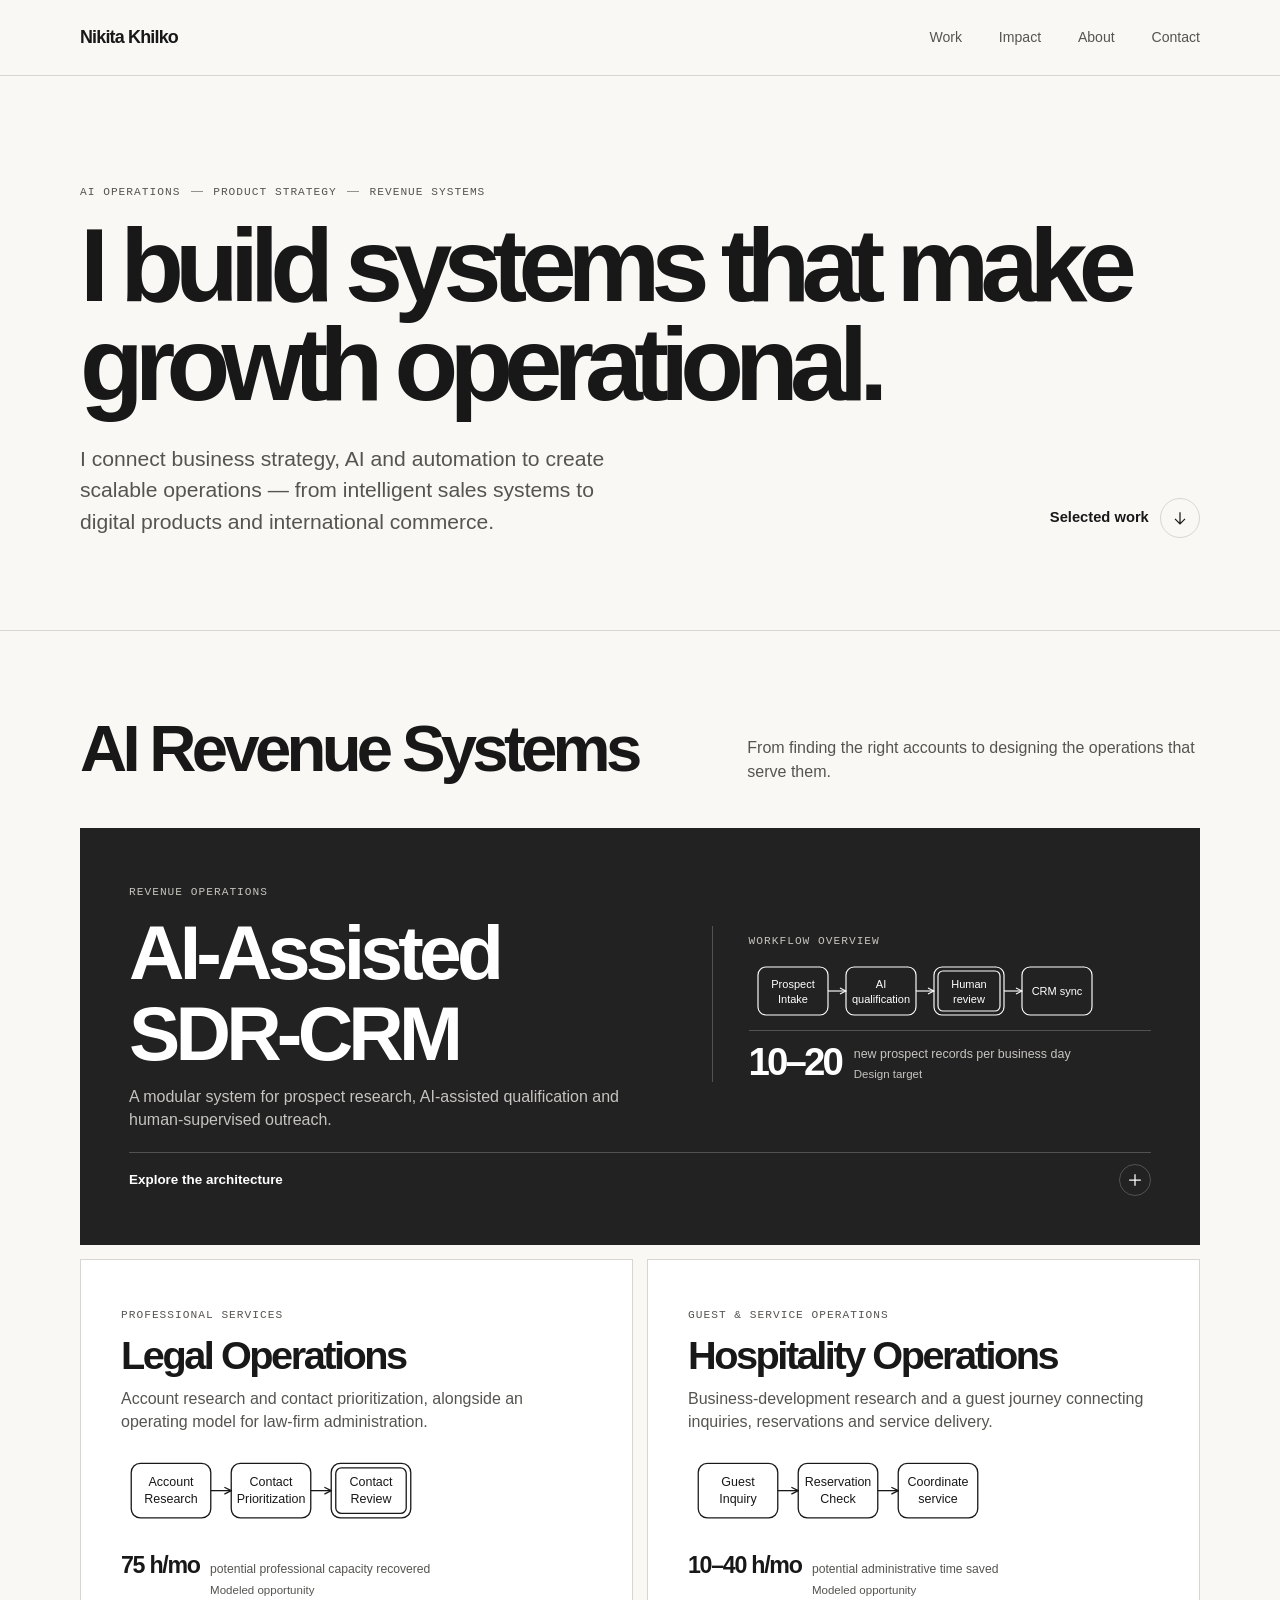
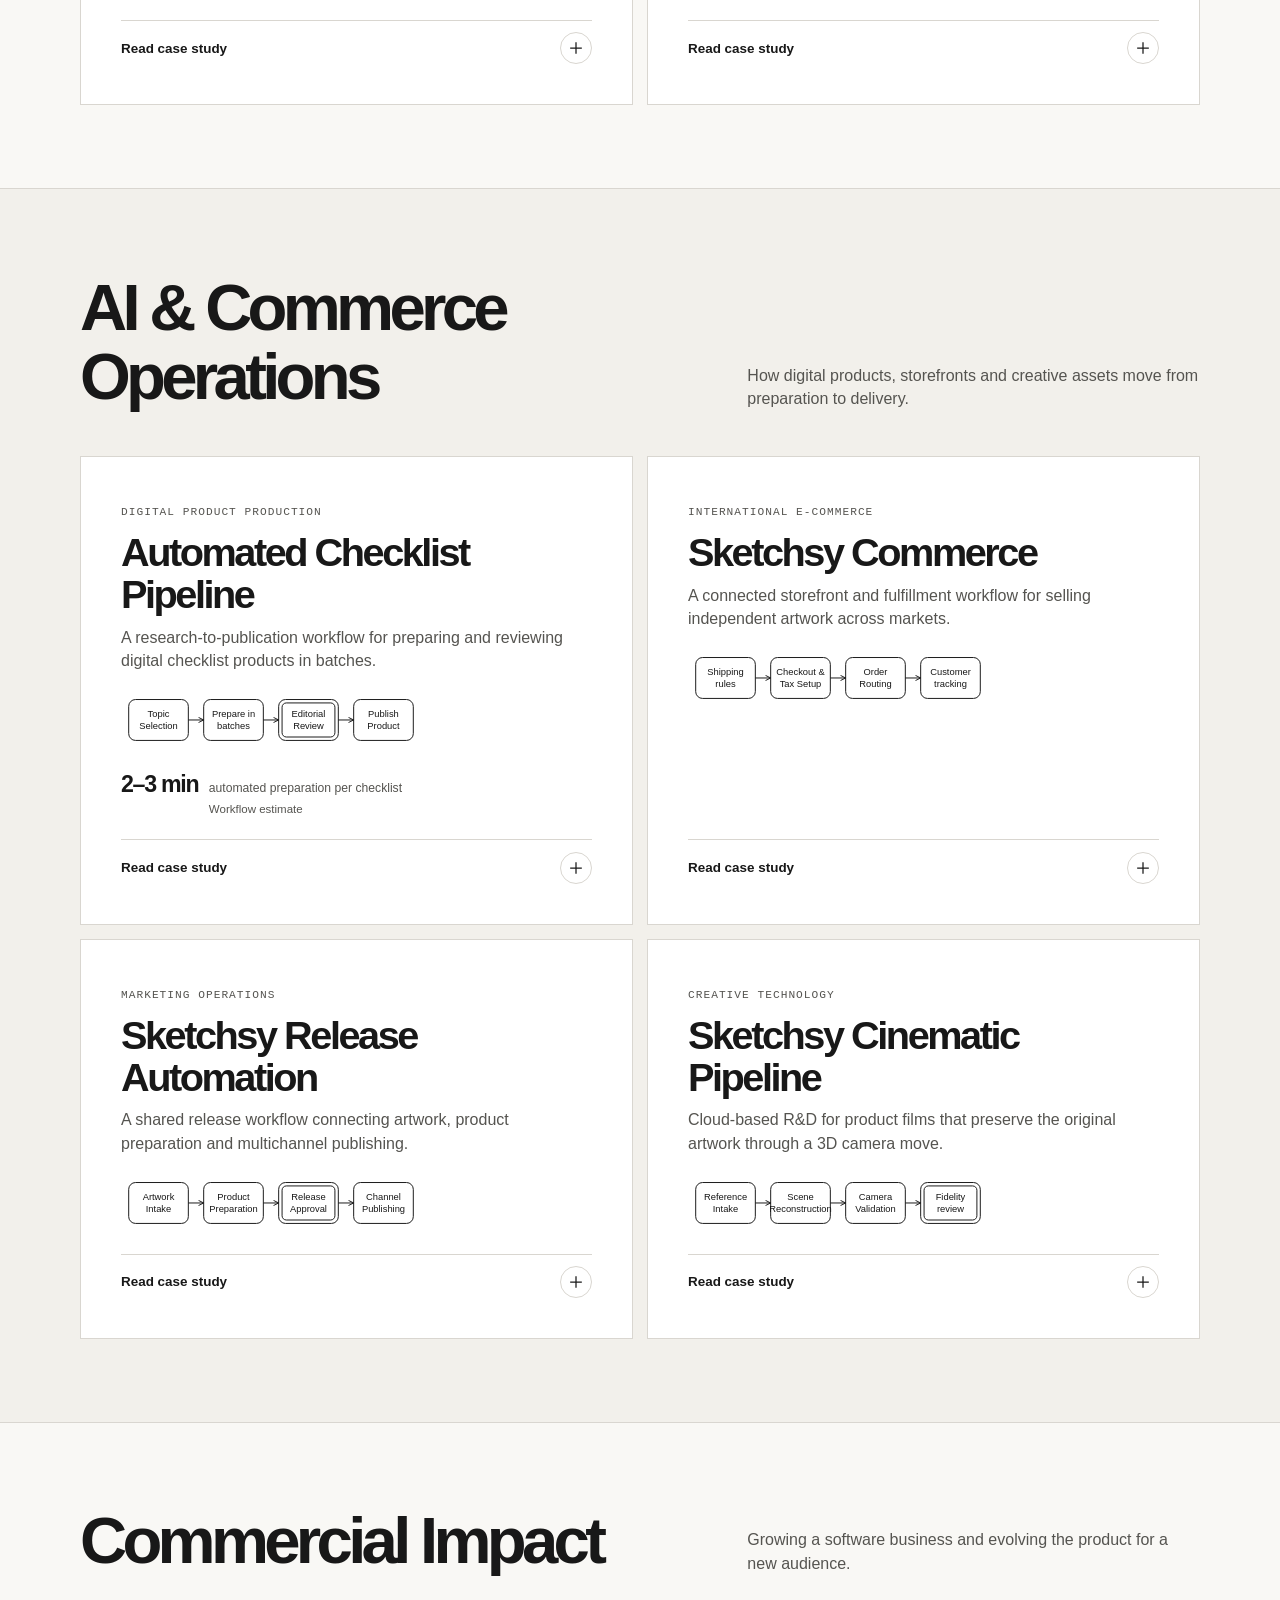
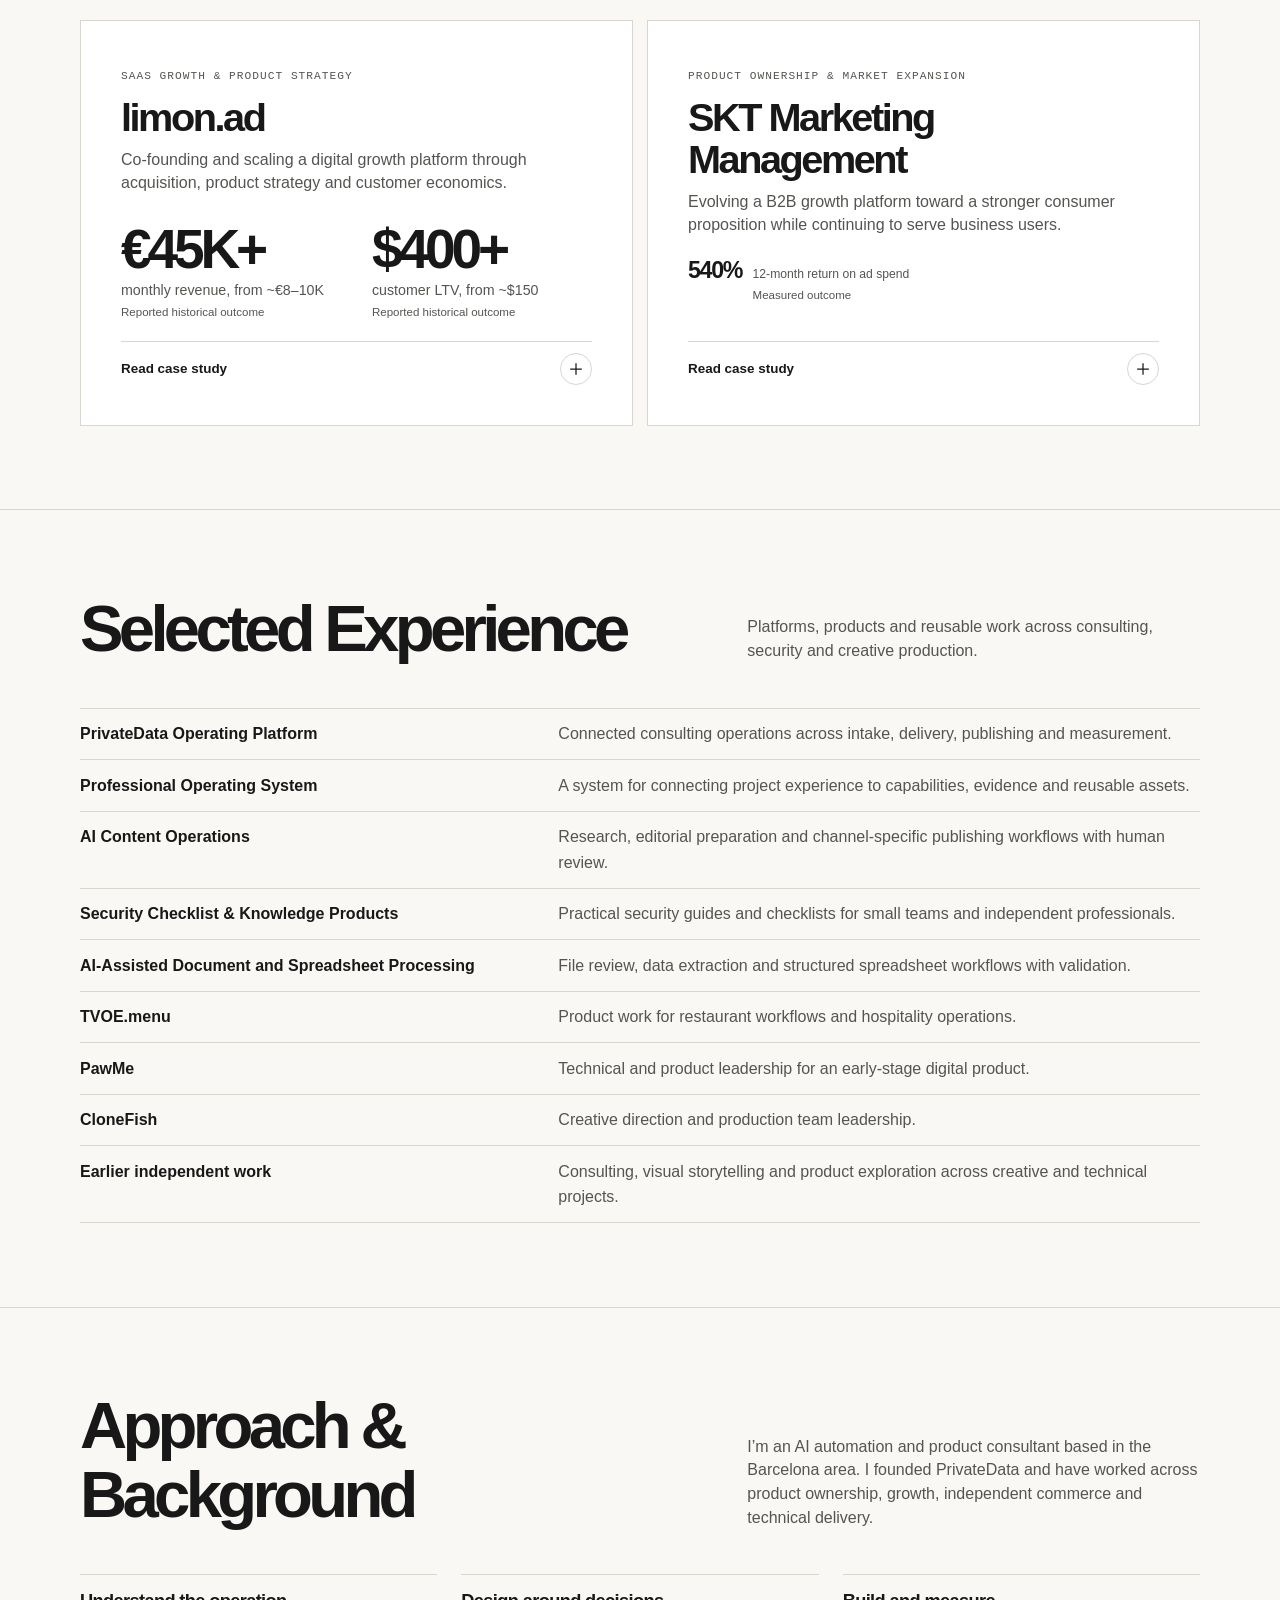
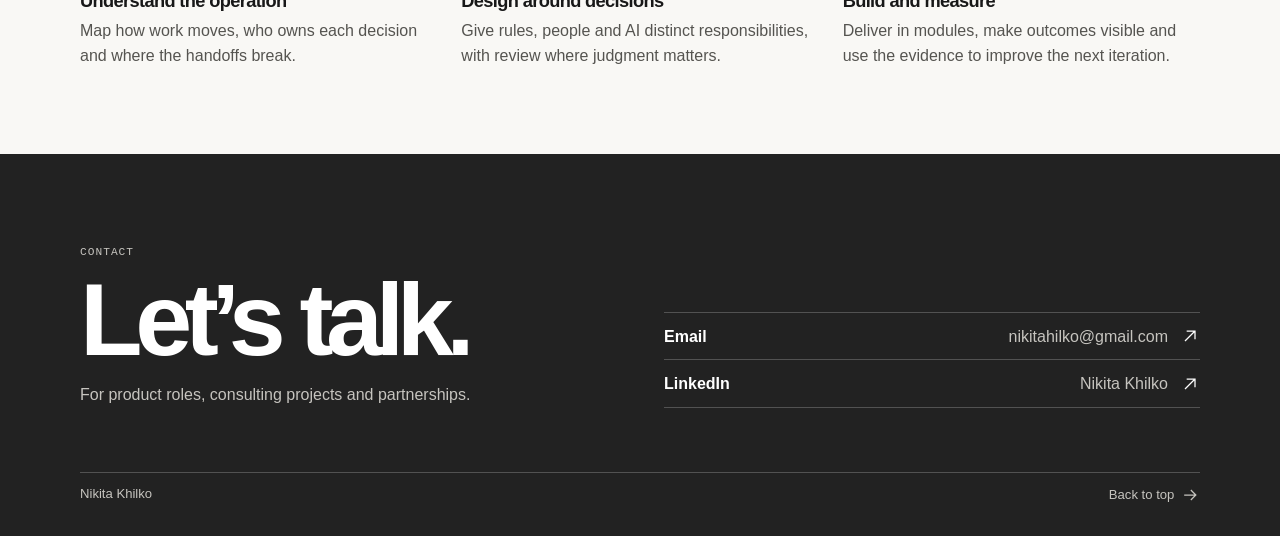
<file: docs/index.html>
<!doctype html>
<html lang="en">
<head>
  <meta charset="utf-8">
  <meta name="viewport" content="width=device-width, initial-scale=1">
  <title>Nikita Khilko · AI Operations &amp; Product Strategy</title>
  <meta name="description" content="Selected work by Nikita Khilko across AI operations, product strategy, automation and commercial growth.">
  <meta name="theme-color" content="#f9f8f5">
  <link rel="icon" href="data:image/svg+xml,%3Csvg xmlns=%22http://www.w3.org/2000/svg%22 viewBox=%220 0 32 32%22%3E%3Crect width=%2232%22 height=%2232%22 rx=%225%22 fill=%22%23222222%22/%3E%3Cpath d=%22M8 10h7v5H8zm9 8h7v5h-7zm-5-3v5.5h5%22 fill=%22none%22 stroke=%22white%22 stroke-width=%221.5%22/%3E%3C/svg%3E">
  <link rel="canonical" href="https://nkhilko.github.io/">
  <meta property="og:url" content="https://nkhilko.github.io/">
  <meta property="og:type" content="website">
  <meta property="og:title" content="Nikita Khilko · AI Operations &amp; Product Strategy">
  <meta property="og:description" content="Selected work by Nikita Khilko across AI operations, product strategy, automation and commercial growth.">
  <meta property="og:image" content="https://nkhilko.github.io/assets/social.png">
  <meta property="og:image:alt" content="Nikita Khilko. AI Operations and Product Strategy.">
  <meta property="og:image:width" content="1200">
  <meta property="og:image:height" content="630">
  <meta name="twitter:card" content="summary_large_image">
  <meta name="twitter:title" content="Nikita Khilko · AI Operations &amp; Product Strategy">
  <meta name="twitter:description" content="Selected work by Nikita Khilko across AI operations, product strategy, automation and commercial growth.">
  <meta name="twitter:image" content="https://nkhilko.github.io/assets/social.png">
  <link rel="stylesheet" href="./assets/styles.css">
</head>
<body id="top">
  <a class="skip" href="#main">Skip to content</a>
  <div class="header-slot">
    <header class="header" data-header>
      <div class="wrap header-inner">
        <a class="brand" href="#top">Nikita Khilko</a>
        <nav aria-label="Main navigation"><a href="#work">Work</a><a href="#impact">Impact</a><a href="#about">About</a><a href="#contact">Contact</a></nav>
      </div>
    </header>
  </div>
  <main id="main" tabindex="-1">
    <section class="hero" aria-labelledby="hero-heading">
      <div class="wrap">
        <p class="eyebrow hero-role">AI Operations <span></span> Product Strategy <span></span> Revenue Systems</p>
        <h1 id="hero-heading">I build systems that make growth operational.</h1>
        <div class="hero-bottom">
          <p>I connect business strategy, AI and automation to create scalable operations — from intelligent sales systems to digital products and international commerce.</p>
          <a class="hero-link" href="#work">Selected work <span><svg class="arrow" width="20" height="20" viewBox="0 0 24 24" fill="none" stroke="currentColor" stroke-width="1.5" aria-hidden="true"><path d="M12 5v14m-6-6 6 6 6-6"/></svg></span></a>
        </div>
      </div>
    </section>
    <section class="section section-work" id="work" aria-labelledby="work-heading" data-nav-section>
    <div class="wrap">
      <div class="section-head" data-reveal><h2 id="work-heading">AI Revenue Systems</h2><p>From finding the right accounts to designing the operations that serve them.</p></div>
      <details class="case case-feature " id="sdr-crm" name="featured-case" data-case>
    <summary aria-labelledby="sdr-crm-title sdr-crm-action">
      <div class="case-summary">
        <div class="case-copy"><span class="eyebrow">Revenue operations</span>
    <h3 id="sdr-crm-title">AI-Assisted SDR-CRM</h3><p>A modular system for prospect research, AI-assisted qualification and human-supervised outreach.</p></div>
        <div class="feature-figure"><span class="eyebrow">Workflow overview</span><svg class="overview-svg" viewBox="0 0 352 69" role="img" aria-label="Prospect Intake → AI qualification → Human review → CRM sync"><defs><marker id="sdr-crm-overview-arrow" viewBox="0 0 8 8" refX="7" refY="4" markerWidth="7" markerHeight="7" orient="auto"><path d="M1 1 7 4 1 7" fill="none" stroke="context-stroke" stroke-width="1.1"/></marker></defs><path class="edge primary" style="--edge-delay:0ms" d="M79 34 H97" marker-end="url(#sdr-crm-overview-arrow)"/><path class="edge primary" style="--edge-delay:0ms" d="M167 34 H185" marker-end="url(#sdr-crm-overview-arrow)"/><path class="edge primary" style="--edge-delay:0ms" d="M255 34 H273" marker-end="url(#sdr-crm-overview-arrow)"/><g class="node activity small"><rect class="node-shape" x="9" y="10" width="70" height="48" rx="8"/><text dominant-baseline="central" text-anchor="middle"><tspan x="44" y="26.5">Prospect</tspan><tspan x="44" y="41.5">Intake</tspan></text></g><g class="node activity small"><rect class="node-shape" x="97" y="10" width="70" height="48" rx="8"/><text dominant-baseline="central" text-anchor="middle"><tspan x="132" y="26.5">AI</tspan><tspan x="132" y="41.5">qualification</tspan></text></g><g class="node human small"><rect class="node-shape" x="185" y="10" width="70" height="48" rx="8"/><rect class="node-shape" x="189" y="14" width="62" height="40" rx="5"/><text dominant-baseline="central" text-anchor="middle"><tspan x="220" y="26.5">Human</tspan><tspan x="220" y="41.5">review</tspan></text></g><g class="node activity small"><rect class="node-shape" x="273" y="10" width="70" height="48" rx="8"/><text dominant-baseline="central" text-anchor="middle"><tspan x="308" y="34">CRM sync</tspan></text></g></svg><dl class="metrics">
  <div class="metric"><dt>10–20</dt><dd>new prospect records per business day<span>Design target</span></dd></div></dl></div>
        
        
      </div>
      <div class="case-action"><span id="sdr-crm-action"><span class="when-closed">Explore the architecture</span><span class="when-open">Close case study</span></span><span class="case-toggle"><svg class="plus" width="20" height="20" viewBox="0 0 24 24" fill="none" stroke="currentColor" stroke-width="1.5" aria-hidden="true"><path d="M5 12h14M12 5v14"/></svg></span></div>
    </summary>
    <div class="case-body">
      <div class="detail-pair">
        <div><h4>Business challenge</h4><p>Create a repeatable business-development process while keeping prospect selection, outreach and follow-up traceable. The same account can surface more than once, and outreach needs to reflect what has already happened.</p></div>
        <div><h4>My contribution</h4><p>I designed and built the internal workflow around focused modules for collection, enrichment, qualification, draft preparation, CRM updates and monitoring. I placed review before consequential outreach and used explicit CRM state to coordinate follow-up.</p></div>
      </div>
      <div class="architecture">
        <h4>Architecture</h4>
        <div class="figure-grid"><figure class="diagram" data-diagram>
    <figcaption><span class="eyebrow">Implemented internal workflow</span><span class="diagram-title">Prospect research to follow-up</span></figcaption>
    <div class="diagram-art"><svg class="detail-svg wide" viewBox="0 0 720 761" aria-hidden="true"><defs><marker id="sdr-wide-arrow" viewBox="0 0 8 8" refX="7" refY="4" markerWidth="7" markerHeight="7" orient="auto"><path d="M1 1 7 4 1 7" fill="none" stroke="context-stroke" stroke-width="1.1"/></marker></defs><path class="boundary" d="M31 30 H477 Q485 30 485 38 V746 Q485 754 477 754 H31 Q23 754 23 746 V100 H197 V38 H23 V38 Q23 30 31 30 Z"/><text class="boundary-label" x="205" y="22">Implemented Operational System</text><path class="edge support" style="--edge-delay:0ms" d="M190 69 H257.5" marker-end="url(#sdr-wide-arrow)"/><path class="edge primary" style="--edge-delay:0ms" d="M360 93 V110" marker-end="url(#sdr-wide-arrow)"/><path class="edge primary" style="--edge-delay:32.5ms" d="M360 158 V175" marker-end="url(#sdr-wide-arrow)"/><path class="edge support" style="--edge-delay:65ms" d="M530 199 H462.5" marker-end="url(#sdr-wide-arrow)"/><path class="edge primary" style="--edge-delay:65ms" d="M360 223 V240" marker-end="url(#sdr-wide-arrow)"/><path class="edge primary" style="--edge-delay:97.5ms" d="M360 288 V302" marker-end="url(#sdr-wide-arrow)"/><path class="edge primary" style="--edge-delay:130ms" d="M257.5 329 H190" marker-end="url(#sdr-wide-arrow)"/><text class="edge-label" x="223.75" y="319" text-anchor="middle">Hold</text><path class="edge primary" style="--edge-delay:130ms" d="M360 356 V370" marker-end="url(#sdr-wide-arrow)"/><text class="edge-label" x="377" y="367" text-anchor="middle">Yes</text><path class="edge primary" style="--edge-delay:162.5ms" d="M360 418 V435" marker-end="url(#sdr-wide-arrow)"/><path class="edge primary" style="--edge-delay:195ms" d="M360 483 V500" marker-end="url(#sdr-wide-arrow)"/><path class="edge support" style="--edge-delay:227.5ms" d="M462.5 524 H530" marker-end="url(#sdr-wide-arrow)"/><path class="edge primary" style="--edge-delay:227.5ms" d="M360 548 V565" marker-end="url(#sdr-wide-arrow)"/><path class="edge support" style="--edge-delay:260ms" d="M462.5 589 H530" marker-end="url(#sdr-wide-arrow)"/><path class="edge primary" style="--edge-delay:260ms" d="M360 613 V630" marker-end="url(#sdr-wide-arrow)"/><path class="edge primary" style="--edge-delay:292.5ms" d="M360 678 V695" marker-end="url(#sdr-wide-arrow)"/><path class="edge primary" style="--edge-delay:292.5ms" d="M257.5 654 H190 V394 H257.5" marker-end="url(#sdr-wide-arrow)"/><text class="edge-label" x="197" y="524" text-anchor="middle">Due</text><g class="node external"><rect class="node-shape" x="30" y="45" width="160" height="48" rx="8"/><text dominant-baseline="central" text-anchor="middle"><tspan x="110" y="69">Prospect Sources</tspan></text></g><g class="node activity"><rect class="node-shape" x="257.5" y="45" width="205" height="48" rx="8"/><text dominant-baseline="central" text-anchor="middle"><tspan x="360" y="69">Prospect Intake</tspan></text></g><g class="node activity"><rect class="node-shape" x="257.5" y="110" width="205" height="48" rx="8"/><text dominant-baseline="central" text-anchor="middle"><tspan x="360" y="134">Research &amp; Enrichment</tspan></text></g><g class="node activity"><rect class="node-shape" x="257.5" y="175" width="205" height="48" rx="8"/><text dominant-baseline="central" text-anchor="middle"><tspan x="360" y="199">AI-Assisted Qualification</tspan></text></g><g class="node external"><rect class="node-shape" x="530" y="175" width="160" height="48" rx="8"/><text dominant-baseline="central" text-anchor="middle"><tspan x="610" y="199">AI Service</tspan></text></g><g class="node human"><rect class="node-shape" x="257.5" y="240" width="205" height="48" rx="8"/><rect class="node-shape" x="261.5" y="244" width="197" height="40" rx="5"/><text dominant-baseline="central" text-anchor="middle"><tspan x="360" y="264">Prospect Review</tspan></text></g><g class="node decision"><path class="node-shape" d="M360 302 L462.5 329 L360 356 L257.5 329 Z"/><text dominant-baseline="central" text-anchor="middle"><tspan x="360" y="329">Proceed?</tspan></text></g><g class="node activity"><rect class="node-shape" x="30" y="305" width="160" height="48" rx="8"/><text dominant-baseline="central" text-anchor="middle"><tspan x="110" y="329">Hold Record</tspan></text></g><g class="node activity"><rect class="node-shape" x="257.5" y="370" width="205" height="48" rx="8"/><text dominant-baseline="central" text-anchor="middle"><tspan x="360" y="394">Outreach Draft</tspan></text></g><g class="node human"><rect class="node-shape" x="257.5" y="435" width="205" height="48" rx="8"/><rect class="node-shape" x="261.5" y="439" width="197" height="40" rx="5"/><text dominant-baseline="central" text-anchor="middle"><tspan x="360" y="459">Send Review</tspan></text></g><g class="node activity"><rect class="node-shape" x="257.5" y="500" width="205" height="48" rx="8"/><text dominant-baseline="central" text-anchor="middle"><tspan x="360" y="524">Approved Outreach</tspan></text></g><g class="node external"><rect class="node-shape" x="530" y="500" width="160" height="48" rx="8"/><text dominant-baseline="central" text-anchor="middle"><tspan x="610" y="524">Email Platform</tspan></text></g><g class="node activity"><rect class="node-shape" x="257.5" y="565" width="205" height="48" rx="8"/><text dominant-baseline="central" text-anchor="middle"><tspan x="360" y="589">Sent Sync &amp; CRM State</tspan></text></g><g class="node external"><rect class="node-shape" x="530" y="565" width="160" height="48" rx="8"/><text dominant-baseline="central" text-anchor="middle"><tspan x="610" y="589">CRM Store</tspan></text></g><g class="node activity"><rect class="node-shape" x="257.5" y="630" width="205" height="48" rx="8"/><text dominant-baseline="central" text-anchor="middle"><tspan x="360" y="654">Follow-up Scheduling</tspan></text></g><g class="node activity"><rect class="node-shape" x="257.5" y="695" width="205" height="48" rx="8"/><text dominant-baseline="central" text-anchor="middle"><tspan x="360" y="719">Monitoring &amp; Daily Briefs</tspan></text></g></svg><svg class="detail-svg narrow" viewBox="0 0 320 871" aria-hidden="true"><defs><marker id="sdr-narrow-arrow" viewBox="0 0 8 8" refX="7" refY="4" markerWidth="7" markerHeight="7" orient="auto"><path d="M1 1 7 4 1 7" fill="none" stroke="context-stroke" stroke-width="1.1"/></marker></defs><path class="boundary" d="M13 30 H217 Q225 30 225 38 V856 Q225 864 217 864 H13 Q5 864 5 856 V100 H84 V38 H5 V38 Q5 30 13 30 Z"/><text class="boundary-label" x="89" y="22">Implemented Operational System</text><path class="edge support" style="--edge-delay:0ms" d="M82 69 H99" marker-end="url(#sdr-narrow-arrow)"/><path class="edge primary" style="--edge-delay:0ms" d="M160 93 V121" marker-end="url(#sdr-narrow-arrow)"/><path class="edge primary" style="--edge-delay:38ms" d="M160 169 V197" marker-end="url(#sdr-narrow-arrow)"/><path class="edge support" style="--edge-delay:76ms" d="M238 221 H221" marker-end="url(#sdr-narrow-arrow)"/><path class="edge primary" style="--edge-delay:76ms" d="M160 245 V273" marker-end="url(#sdr-narrow-arrow)"/><path class="edge primary" style="--edge-delay:114ms" d="M160 321 V346" marker-end="url(#sdr-narrow-arrow)"/><path class="edge primary" style="--edge-delay:152ms" d="M99 373 H82" marker-end="url(#sdr-narrow-arrow)"/><text class="edge-label" x="90.5" y="364" text-anchor="middle">Hold</text><path class="edge primary" style="--edge-delay:152ms" d="M160 400 V425" marker-end="url(#sdr-narrow-arrow)"/><text class="edge-label" x="177" y="416.5" text-anchor="middle">Yes</text><path class="edge primary" style="--edge-delay:190ms" d="M160 473 V501" marker-end="url(#sdr-narrow-arrow)"/><path class="edge primary" style="--edge-delay:228ms" d="M160 549 V577" marker-end="url(#sdr-narrow-arrow)"/><path class="edge support" style="--edge-delay:266ms" d="M221 601 H238" marker-end="url(#sdr-narrow-arrow)"/><path class="edge primary" style="--edge-delay:266ms" d="M160 625 V653" marker-end="url(#sdr-narrow-arrow)"/><path class="edge support" style="--edge-delay:304ms" d="M221 677 H238" marker-end="url(#sdr-narrow-arrow)"/><path class="edge primary" style="--edge-delay:304ms" d="M160 701 V729" marker-end="url(#sdr-narrow-arrow)"/><path class="edge primary" style="--edge-delay:320ms" d="M160 777 V805" marker-end="url(#sdr-narrow-arrow)"/><path class="edge primary" style="--edge-delay:320ms" d="M99 753 H20 V449 H99" marker-end="url(#sdr-narrow-arrow)"/><text class="edge-label" x="27" y="601" text-anchor="middle">Due</text><g class="node external small"><rect class="node-shape" x="4" y="45" width="78" height="48" rx="8"/><text dominant-baseline="central" text-anchor="middle"><tspan x="43" y="61.5">Prospect</tspan><tspan x="43" y="76.5">Sources</tspan></text></g><g class="node activity"><rect class="node-shape" x="99" y="45" width="122" height="48" rx="8"/><text dominant-baseline="central" text-anchor="middle"><tspan x="160" y="69">Prospect Intake</tspan></text></g><g class="node activity"><rect class="node-shape" x="99" y="121" width="122" height="48" rx="8"/><text dominant-baseline="central" text-anchor="middle"><tspan x="160" y="137.5">Research &amp;</tspan><tspan x="160" y="152.5">Enrichment</tspan></text></g><g class="node activity"><rect class="node-shape" x="99" y="197" width="122" height="48" rx="8"/><text dominant-baseline="central" text-anchor="middle"><tspan x="160" y="213.5">AI-Assisted</tspan><tspan x="160" y="228.5">Qualification</tspan></text></g><g class="node external small"><rect class="node-shape" x="238" y="197" width="78" height="48" rx="8"/><text dominant-baseline="central" text-anchor="middle"><tspan x="277" y="221">AI Service</tspan></text></g><g class="node human"><rect class="node-shape" x="99" y="273" width="122" height="48" rx="8"/><rect class="node-shape" x="103" y="277" width="114" height="40" rx="5"/><text dominant-baseline="central" text-anchor="middle"><tspan x="160" y="297">Prospect Review</tspan></text></g><g class="node decision"><path class="node-shape" d="M160 346 L221 373 L160 400 L99 373 Z"/><text dominant-baseline="central" text-anchor="middle"><tspan x="160" y="373">Proceed?</tspan></text></g><g class="node activity small"><rect class="node-shape" x="4" y="349" width="78" height="48" rx="8"/><text dominant-baseline="central" text-anchor="middle"><tspan x="43" y="373">Hold Record</tspan></text></g><g class="node activity"><rect class="node-shape" x="99" y="425" width="122" height="48" rx="8"/><text dominant-baseline="central" text-anchor="middle"><tspan x="160" y="449">Outreach Draft</tspan></text></g><g class="node human"><rect class="node-shape" x="99" y="501" width="122" height="48" rx="8"/><rect class="node-shape" x="103" y="505" width="114" height="40" rx="5"/><text dominant-baseline="central" text-anchor="middle"><tspan x="160" y="525">Send Review</tspan></text></g><g class="node activity"><rect class="node-shape" x="99" y="577" width="122" height="48" rx="8"/><text dominant-baseline="central" text-anchor="middle"><tspan x="160" y="601">Approved Outreach</tspan></text></g><g class="node external small"><rect class="node-shape" x="238" y="577" width="78" height="48" rx="8"/><text dominant-baseline="central" text-anchor="middle"><tspan x="277" y="593.5">Email</tspan><tspan x="277" y="608.5">Platform</tspan></text></g><g class="node activity"><rect class="node-shape" x="99" y="653" width="122" height="48" rx="8"/><text dominant-baseline="central" text-anchor="middle"><tspan x="160" y="669.5">Sent Sync &amp; CRM</tspan><tspan x="160" y="684.5">State</tspan></text></g><g class="node external small"><rect class="node-shape" x="238" y="653" width="78" height="48" rx="8"/><text dominant-baseline="central" text-anchor="middle"><tspan x="277" y="677">CRM Store</tspan></text></g><g class="node activity"><rect class="node-shape" x="99" y="729" width="122" height="48" rx="8"/><text dominant-baseline="central" text-anchor="middle"><tspan x="160" y="745.5">Follow-up</tspan><tspan x="160" y="760.5">Scheduling</tspan></text></g><g class="node activity"><rect class="node-shape" x="99" y="805" width="122" height="48" rx="8"/><text dominant-baseline="central" text-anchor="middle"><tspan x="160" y="821.5">Monitoring &amp;</tspan><tspan x="160" y="836.5">Daily Briefs</tspan></text></g></svg></div>
    <p class="diagram-description">Intake, enrichment and qualification lead to human review. Records can be held or advanced to an outreach draft and send review. Sent activity is reconciled against CRM state, with daily monitoring and follow-up returning to draft preparation. Prospect sources, AI, email and the CRM store support the workflow.</p>
    <details class="diagram-text">
      <summary>Read the workflow as text</summary>
      <ol><li>Prospect sources feed intake. Research and enrichment precede qualification, which an AI service supports.</li><li>Prospect review is mandatory. Hold records that should pause. If the prospect can proceed, prepare an outreach draft and require send review before approved outreach through the email platform.</li><li>Reconcile sent activity with the CRM store, then schedule follow-up and generate daily monitoring briefs. When follow-up is due, return to draft preparation.</li></ol>
    </details>
  </figure></div>
        <details class="legend"><summary>Diagram notation</summary>
          <ul>
            <li><i class="sample activity"></i> Operational activity</li>
            <li><i class="sample external"></i> External system</li>
            <li><i class="sample human"></i> Mandatory human review</li>
            <li><i class="sample decision"></i> Decision</li>
            <li><i class="sample flow"></i> Primary workflow</li>
            <li><i class="sample dependency"></i> Supporting dependency</li>
          </ul>
          <p>The dashed enclosure marks the implemented operational system. External services sit outside it.</p>
        </details>
      </div>
      <div class="detail-pair">
        <div><h4>Operating controls</h4><ul><li>Deduplication, validation and explicit state transitions govern how records enter and move through the workflow.</li><li>People review prospect fit and the outreach draft. Sent activity is reconciled with CRM history before follow-up is prepared.</li><li>Run logs and daily briefs surface exceptions. Modular stages give operators a defined place to diagnose and recover from failures.</li></ul></div>
        <div><h4>Technology &amp; design decisions</h4><p>The workflow uses n8n, Baserow and Gmail. AI interprets company context and drafts recommendations. Deterministic logic handles scheduling, routing, validation and synchronization. I’ve used Salesforce hands-on in other projects. It is also a possible enterprise CRM integration for SDR-CRM.</p></div>
      </div>
      <div class="detail-impact">
        <h4>Business impact</h4>
        <dl class="metrics">
  <div class="metric"><dt>10–20</dt><dd>new prospect records per business day<span>Design target</span></dd></div></dl>
        <p>The throughput target is sized for a supervised workflow. Research depth, record quality and review capacity determine what can move through it each day.</p>
        
        
      </div>
      <div class="detail-footer">
        <a href="#sdr-crm" data-project-link>Link to this case <svg class="arrow" width="20" height="20" viewBox="0 0 24 24" fill="none" stroke="currentColor" stroke-width="1.5" aria-hidden="true"><path d="M6 18 18 6M8 6h10v10"/></svg></a>
        <button type="button" data-close>Close case study <span aria-hidden="true">−</span></button>
      </div>
    </div>
  </details>
      <div class="case-grid" data-reveal><details class="case  " id="legal-operations" name="featured-case" data-case>
    <summary aria-labelledby="legal-operations-title legal-operations-action">
      <div class="case-summary">
        <div class="case-copy"><span class="eyebrow">Professional services</span>
    <h3 id="legal-operations-title">Legal Operations</h3><p>Account research and contact prioritization, alongside an operating model for law-firm administration.</p></div>
        
        <div class="case-overview"><svg class="overview-svg" viewBox="0 0 264 69" role="img" aria-label="Account Research → Contact Prioritization → Contact Review"><defs><marker id="legal-operations-overview-arrow" viewBox="0 0 8 8" refX="7" refY="4" markerWidth="7" markerHeight="7" orient="auto"><path d="M1 1 7 4 1 7" fill="none" stroke="context-stroke" stroke-width="1.1"/></marker></defs><path class="edge primary" style="--edge-delay:0ms" d="M79 34 H97" marker-end="url(#legal-operations-overview-arrow)"/><path class="edge primary" style="--edge-delay:0ms" d="M167 34 H185" marker-end="url(#legal-operations-overview-arrow)"/><g class="node activity small"><rect class="node-shape" x="9" y="10" width="70" height="48" rx="8"/><text dominant-baseline="central" text-anchor="middle"><tspan x="44" y="26.5">Account</tspan><tspan x="44" y="41.5">Research</tspan></text></g><g class="node activity small"><rect class="node-shape" x="97" y="10" width="70" height="48" rx="8"/><text dominant-baseline="central" text-anchor="middle"><tspan x="132" y="26.5">Contact</tspan><tspan x="132" y="41.5">Prioritization</tspan></text></g><g class="node human small"><rect class="node-shape" x="185" y="10" width="70" height="48" rx="8"/><rect class="node-shape" x="189" y="14" width="62" height="40" rx="5"/><text dominant-baseline="central" text-anchor="middle"><tspan x="220" y="26.5">Contact</tspan><tspan x="220" y="41.5">Review</tspan></text></g></svg></div>
        <div class="summary-metric"><strong>75 h/mo</strong><span>potential professional capacity recovered<small>Modeled opportunity</small></span></div>
      </div>
      <div class="case-action"><span id="legal-operations-action"><span class="when-closed">Read case study</span><span class="when-open">Close case study</span></span><span class="case-toggle"><svg class="plus" width="20" height="20" viewBox="0 0 24 24" fill="none" stroke="currentColor" stroke-width="1.5" aria-hidden="true"><path d="M5 12h14M12 5v14"/></svg></span></div>
    </summary>
    <div class="case-body">
      <div class="detail-pair">
        <div><h4>Business challenge</h4><p>Law firms require careful contact selection during business development. Inside the firm, repetitive intake, document handling and matter administration can consume professional time.</p></div>
        <div><h4>My contribution</h4><p>I designed an account research workflow that identifies relevant firms and ranks primary and secondary contacts. I also developed a separate client operating model for intake, document coordination, matter updates and reporting.</p></div>
      </div>
      <div class="architecture">
        <h4>Architecture</h4>
        <div class="figure-grid"><figure class="diagram" data-diagram>
    <figcaption><span class="eyebrow">Sales intelligence workflow design</span><span class="diagram-title">Law-firm research &amp; contact selection</span></figcaption>
    <div class="diagram-art"><svg class="detail-svg wide" viewBox="0 0 720 406" aria-hidden="true"><defs><marker id="legal-sales-wide-arrow" viewBox="0 0 8 8" refX="7" refY="4" markerWidth="7" markerHeight="7" orient="auto"><path d="M1 1 7 4 1 7" fill="none" stroke="context-stroke" stroke-width="1.1"/></marker></defs><path class="edge support" style="--edge-delay:0ms" d="M190 39 H257.5" marker-end="url(#legal-sales-wide-arrow)"/><path class="edge primary" style="--edge-delay:0ms" d="M360 63 V80" marker-end="url(#legal-sales-wide-arrow)"/><path class="edge primary" style="--edge-delay:32.5ms" d="M360 128 V145" marker-end="url(#legal-sales-wide-arrow)"/><path class="edge primary" style="--edge-delay:65ms" d="M360 193 V210" marker-end="url(#legal-sales-wide-arrow)"/><path class="edge primary" style="--edge-delay:97.5ms" d="M360 258 V275" marker-end="url(#legal-sales-wide-arrow)"/><path class="edge primary" style="--edge-delay:130ms" d="M360 323 V340" marker-end="url(#legal-sales-wide-arrow)"/><path class="edge support" style="--edge-delay:162.5ms" d="M462.5 364 H530" marker-end="url(#legal-sales-wide-arrow)"/><g class="node external"><rect class="node-shape" x="30" y="15" width="160" height="48" rx="8"/><text dominant-baseline="central" text-anchor="middle"><tspan x="110" y="39">Public Firm Sources</tspan></text></g><g class="node activity"><rect class="node-shape" x="257.5" y="15" width="205" height="48" rx="8"/><text dominant-baseline="central" text-anchor="middle"><tspan x="360" y="39">Account Research</tspan></text></g><g class="node activity"><rect class="node-shape" x="257.5" y="80" width="205" height="48" rx="8"/><text dominant-baseline="central" text-anchor="middle"><tspan x="360" y="104">Firm Qualification</tspan></text></g><g class="node activity"><rect class="node-shape" x="257.5" y="145" width="205" height="48" rx="8"/><text dominant-baseline="central" text-anchor="middle"><tspan x="360" y="169">Contact Prioritization</tspan></text></g><g class="node human"><rect class="node-shape" x="257.5" y="210" width="205" height="48" rx="8"/><rect class="node-shape" x="261.5" y="214" width="197" height="40" rx="5"/><text dominant-baseline="central" text-anchor="middle"><tspan x="360" y="234">Contact Review</tspan></text></g><g class="node activity"><rect class="node-shape" x="257.5" y="275" width="205" height="48" rx="8"/><text dominant-baseline="central" text-anchor="middle"><tspan x="360" y="299">Outreach Preparation</tspan></text></g><g class="node activity"><rect class="node-shape" x="257.5" y="340" width="205" height="48" rx="8"/><text dominant-baseline="central" text-anchor="middle"><tspan x="360" y="364">Activity Tracking</tspan></text></g><g class="node external"><rect class="node-shape" x="530" y="340" width="160" height="48" rx="8"/><text dominant-baseline="central" text-anchor="middle"><tspan x="610" y="364">CRM Store</tspan></text></g></svg><svg class="detail-svg narrow" viewBox="0 0 320 461" aria-hidden="true"><defs><marker id="legal-sales-narrow-arrow" viewBox="0 0 8 8" refX="7" refY="4" markerWidth="7" markerHeight="7" orient="auto"><path d="M1 1 7 4 1 7" fill="none" stroke="context-stroke" stroke-width="1.1"/></marker></defs><path class="edge support" style="--edge-delay:0ms" d="M82 39 H99" marker-end="url(#legal-sales-narrow-arrow)"/><path class="edge primary" style="--edge-delay:0ms" d="M160 63 V91" marker-end="url(#legal-sales-narrow-arrow)"/><path class="edge primary" style="--edge-delay:38ms" d="M160 139 V167" marker-end="url(#legal-sales-narrow-arrow)"/><path class="edge primary" style="--edge-delay:76ms" d="M160 215 V243" marker-end="url(#legal-sales-narrow-arrow)"/><path class="edge primary" style="--edge-delay:114ms" d="M160 291 V319" marker-end="url(#legal-sales-narrow-arrow)"/><path class="edge primary" style="--edge-delay:152ms" d="M160 367 V395" marker-end="url(#legal-sales-narrow-arrow)"/><path class="edge support" style="--edge-delay:190ms" d="M221 419 H238" marker-end="url(#legal-sales-narrow-arrow)"/><g class="node external small"><rect class="node-shape" x="4" y="15" width="78" height="48" rx="8"/><text dominant-baseline="central" text-anchor="middle"><tspan x="43" y="31.5">Public Firm</tspan><tspan x="43" y="46.5">Sources</tspan></text></g><g class="node activity"><rect class="node-shape" x="99" y="15" width="122" height="48" rx="8"/><text dominant-baseline="central" text-anchor="middle"><tspan x="160" y="39">Account Research</tspan></text></g><g class="node activity"><rect class="node-shape" x="99" y="91" width="122" height="48" rx="8"/><text dominant-baseline="central" text-anchor="middle"><tspan x="160" y="107.5">Firm</tspan><tspan x="160" y="122.5">Qualification</tspan></text></g><g class="node activity"><rect class="node-shape" x="99" y="167" width="122" height="48" rx="8"/><text dominant-baseline="central" text-anchor="middle"><tspan x="160" y="183.5">Contact</tspan><tspan x="160" y="198.5">Prioritization</tspan></text></g><g class="node human"><rect class="node-shape" x="99" y="243" width="122" height="48" rx="8"/><rect class="node-shape" x="103" y="247" width="114" height="40" rx="5"/><text dominant-baseline="central" text-anchor="middle"><tspan x="160" y="267">Contact Review</tspan></text></g><g class="node activity"><rect class="node-shape" x="99" y="319" width="122" height="48" rx="8"/><text dominant-baseline="central" text-anchor="middle"><tspan x="160" y="335.5">Outreach</tspan><tspan x="160" y="350.5">Preparation</tspan></text></g><g class="node activity"><rect class="node-shape" x="99" y="395" width="122" height="48" rx="8"/><text dominant-baseline="central" text-anchor="middle"><tspan x="160" y="419">Activity Tracking</tspan></text></g><g class="node external small"><rect class="node-shape" x="238" y="395" width="78" height="48" rx="8"/><text dominant-baseline="central" text-anchor="middle"><tspan x="277" y="419">CRM Store</tspan></text></g></svg></div>
    <p class="diagram-description">Research qualifies a firm, ranks contacts and routes the proposed primary contact through review before preparing outreach and recording the action.</p>
    <details class="diagram-text">
      <summary>Read the workflow as text</summary>
      <ol><li>Research accounts using public firm sources, qualify firms and prioritize contacts.</li><li>Require contact review before preparing outreach. Track the activity with support from the CRM store.</li></ol>
    </details>
  </figure><figure class="diagram" data-diagram>
    <figcaption><span class="eyebrow">Illustrative client operating model</span><span class="diagram-title">Client intake &amp; matter administration</span></figcaption>
    <div class="diagram-art"><svg class="detail-svg wide" viewBox="0 0 720 406" aria-hidden="true"><defs><marker id="legal-client-wide-arrow" viewBox="0 0 8 8" refX="7" refY="4" markerWidth="7" markerHeight="7" orient="auto"><path d="M1 1 7 4 1 7" fill="none" stroke="context-stroke" stroke-width="1.1"/></marker></defs><path class="edge primary" style="--edge-delay:0ms" d="M360 63 V80" marker-end="url(#legal-client-wide-arrow)"/><path class="edge support" style="--edge-delay:32.5ms" d="M190 104 H257.5" marker-end="url(#legal-client-wide-arrow)"/><path class="edge primary" style="--edge-delay:32.5ms" d="M360 128 V145" marker-end="url(#legal-client-wide-arrow)"/><path class="edge primary" style="--edge-delay:65ms" d="M360 193 V207" marker-end="url(#legal-client-wide-arrow)"/><path class="edge primary" style="--edge-delay:97.5ms" d="M257.5 234 H190" marker-end="url(#legal-client-wide-arrow)"/><text class="edge-label" x="223.75" y="224" text-anchor="middle">Hold</text><path class="edge primary" style="--edge-delay:97.5ms" d="M360 261 V275" marker-end="url(#legal-client-wide-arrow)"/><text class="edge-label" x="377" y="272" text-anchor="middle">Yes</text><path class="edge support" style="--edge-delay:130ms" d="M462.5 299 H530" marker-end="url(#legal-client-wide-arrow)"/><path class="edge primary" style="--edge-delay:130ms" d="M360 323 V340" marker-end="url(#legal-client-wide-arrow)"/><g class="node activity"><rect class="node-shape" x="257.5" y="15" width="205" height="48" rx="8"/><text dominant-baseline="central" text-anchor="middle"><tspan x="360" y="39">Client Intake</tspan></text></g><g class="node activity"><rect class="node-shape" x="257.5" y="80" width="205" height="48" rx="8"/><text dominant-baseline="central" text-anchor="middle"><tspan x="360" y="104">Document Checks</tspan></text></g><g class="node external"><rect class="node-shape" x="30" y="80" width="160" height="48" rx="8"/><text dominant-baseline="central" text-anchor="middle"><tspan x="110" y="104">Document System</tspan></text></g><g class="node human"><rect class="node-shape" x="257.5" y="145" width="205" height="48" rx="8"/><rect class="node-shape" x="261.5" y="149" width="197" height="40" rx="5"/><text dominant-baseline="central" text-anchor="middle"><tspan x="360" y="169">Professional Review</tspan></text></g><g class="node decision"><path class="node-shape" d="M360 207 L462.5 234 L360 261 L257.5 234 Z"/><text dominant-baseline="central" text-anchor="middle"><tspan x="360" y="234">Proceed?</tspan></text></g><g class="node activity"><rect class="node-shape" x="30" y="210" width="160" height="48" rx="8"/><text dominant-baseline="central" text-anchor="middle"><tspan x="110" y="234">Clarify Request</tspan></text></g><g class="node activity"><rect class="node-shape" x="257.5" y="275" width="205" height="48" rx="8"/><text dominant-baseline="central" text-anchor="middle"><tspan x="360" y="299">Matter Administration</tspan></text></g><g class="node external"><rect class="node-shape" x="530" y="275" width="160" height="48" rx="8"/><text dominant-baseline="central" text-anchor="middle"><tspan x="610" y="299">Case System</tspan></text></g><g class="node activity"><rect class="node-shape" x="257.5" y="340" width="205" height="48" rx="8"/><text dominant-baseline="central" text-anchor="middle"><tspan x="360" y="356">Client Updates &amp;</tspan><tspan x="360" y="372">Reporting</tspan></text></g></svg><svg class="detail-svg narrow" viewBox="0 0 320 461" aria-hidden="true"><defs><marker id="legal-client-narrow-arrow" viewBox="0 0 8 8" refX="7" refY="4" markerWidth="7" markerHeight="7" orient="auto"><path d="M1 1 7 4 1 7" fill="none" stroke="context-stroke" stroke-width="1.1"/></marker></defs><path class="edge primary" style="--edge-delay:0ms" d="M160 63 V91" marker-end="url(#legal-client-narrow-arrow)"/><path class="edge support" style="--edge-delay:38ms" d="M82 115 H99" marker-end="url(#legal-client-narrow-arrow)"/><path class="edge primary" style="--edge-delay:38ms" d="M160 139 V167" marker-end="url(#legal-client-narrow-arrow)"/><path class="edge primary" style="--edge-delay:76ms" d="M160 215 V240" marker-end="url(#legal-client-narrow-arrow)"/><path class="edge primary" style="--edge-delay:114ms" d="M99 267 H82" marker-end="url(#legal-client-narrow-arrow)"/><text class="edge-label" x="90.5" y="258" text-anchor="middle">Hold</text><path class="edge primary" style="--edge-delay:114ms" d="M160 294 V319" marker-end="url(#legal-client-narrow-arrow)"/><text class="edge-label" x="177" y="310.5" text-anchor="middle">Yes</text><path class="edge support" style="--edge-delay:152ms" d="M221 343 H238" marker-end="url(#legal-client-narrow-arrow)"/><path class="edge primary" style="--edge-delay:152ms" d="M160 367 V395" marker-end="url(#legal-client-narrow-arrow)"/><g class="node activity"><rect class="node-shape" x="99" y="15" width="122" height="48" rx="8"/><text dominant-baseline="central" text-anchor="middle"><tspan x="160" y="39">Client Intake</tspan></text></g><g class="node activity"><rect class="node-shape" x="99" y="91" width="122" height="48" rx="8"/><text dominant-baseline="central" text-anchor="middle"><tspan x="160" y="115">Document Checks</tspan></text></g><g class="node external small"><rect class="node-shape" x="4" y="91" width="78" height="48" rx="8"/><text dominant-baseline="central" text-anchor="middle"><tspan x="43" y="107.5">Document</tspan><tspan x="43" y="122.5">System</tspan></text></g><g class="node human"><rect class="node-shape" x="99" y="167" width="122" height="48" rx="8"/><rect class="node-shape" x="103" y="171" width="114" height="40" rx="5"/><text dominant-baseline="central" text-anchor="middle"><tspan x="160" y="183.5">Professional</tspan><tspan x="160" y="198.5">Review</tspan></text></g><g class="node decision"><path class="node-shape" d="M160 240 L221 267 L160 294 L99 267 Z"/><text dominant-baseline="central" text-anchor="middle"><tspan x="160" y="267">Proceed?</tspan></text></g><g class="node activity small"><rect class="node-shape" x="4" y="243" width="78" height="48" rx="8"/><text dominant-baseline="central" text-anchor="middle"><tspan x="43" y="259.5">Clarify</tspan><tspan x="43" y="274.5">Request</tspan></text></g><g class="node activity"><rect class="node-shape" x="99" y="319" width="122" height="48" rx="8"/><text dominant-baseline="central" text-anchor="middle"><tspan x="160" y="335.5">Matter</tspan><tspan x="160" y="350.5">Administration</tspan></text></g><g class="node external small"><rect class="node-shape" x="238" y="319" width="78" height="48" rx="8"/><text dominant-baseline="central" text-anchor="middle"><tspan x="277" y="343">Case System</tspan></text></g><g class="node activity"><rect class="node-shape" x="99" y="395" width="122" height="48" rx="8"/><text dominant-baseline="central" text-anchor="middle"><tspan x="160" y="411.5">Client Updates &amp;</tspan><tspan x="160" y="426.5">Reporting</tspan></text></g></svg></div>
    <p class="diagram-description">Intake and document checks lead to a professional review. Approved matters move to matter administration and client updates. Other requests are clarified.</p>
    <details class="diagram-text">
      <summary>Read the workflow as text</summary>
      <ol><li>Receive the client request and check documents using the document system.</li><li>Require professional review. If the request is on hold, clarify it. If it can proceed, administer the matter with support from the case system.</li><li>Provide client updates and reporting from matter administration.</li></ol>
    </details>
  </figure></div>
        <details class="legend"><summary>Diagram notation</summary>
          <ul>
            <li><i class="sample activity"></i> Operational activity</li>
            <li><i class="sample external"></i> External system</li>
            <li><i class="sample human"></i> Mandatory human review</li>
            <li><i class="sample decision"></i> Decision</li>
            <li><i class="sample flow"></i> Primary workflow</li>
            <li><i class="sample dependency"></i> Supporting dependency</li>
          </ul>
          
        </details>
      </div>
      <div class="detail-pair">
        <div><h4>Operating controls</h4><ul><li>Review contact relevance and outreach history at account level before preparing a second approach to the same firm.</li><li>Keep business-development records separate from confidential matter and client information.</li><li>Route sensitive intake, matter decisions and consequential communications to a professional for approval.</li></ul></div>
        <div><h4>Technology &amp; design decisions</h4><p>CRM supports research and outreach history. Case-management and document systems sit on the client side, with integration scope determined by access, confidentiality and the firm’s review process.</p></div>
      </div>
      <div class="detail-impact">
        <h4>Business impact</h4>
        <dl class="metrics">
  <div class="metric"><dt>75 h/mo</dt><dd>potential professional capacity recovered<span>Modeled opportunity</span></dd></div>
  <div class="metric"><dt>€7,500</dt><dd>illustrative monthly capacity value<span>Modeled opportunity</span></dd></div></dl>
        <p>The scenario assumes five lawyers each recover 15 hours per month. At €100 per hour, that is €7,500 in modeled capacity value. The amount represents capacity that could be redirected to other work.</p>
        
        
      </div>
      <div class="detail-footer">
        <a href="#legal-operations" data-project-link>Link to this case <svg class="arrow" width="20" height="20" viewBox="0 0 24 24" fill="none" stroke="currentColor" stroke-width="1.5" aria-hidden="true"><path d="M6 18 18 6M8 6h10v10"/></svg></a>
        <button type="button" data-close>Close case study <span aria-hidden="true">−</span></button>
      </div>
    </div>
  </details><details class="case  " id="hospitality-operations" name="featured-case" data-case>
    <summary aria-labelledby="hospitality-operations-title hospitality-operations-action">
      <div class="case-summary">
        <div class="case-copy"><span class="eyebrow">Guest &amp; service operations</span>
    <h3 id="hospitality-operations-title">Hospitality Operations</h3><p>Business-development research and a guest journey connecting inquiries, reservations and service delivery.</p></div>
        
        <div class="case-overview"><svg class="overview-svg" viewBox="0 0 264 69" role="img" aria-label="Guest Inquiry → Reservation Check → Coordinate service"><defs><marker id="hospitality-operations-overview-arrow" viewBox="0 0 8 8" refX="7" refY="4" markerWidth="7" markerHeight="7" orient="auto"><path d="M1 1 7 4 1 7" fill="none" stroke="context-stroke" stroke-width="1.1"/></marker></defs><path class="edge primary" style="--edge-delay:0ms" d="M79 34 H97" marker-end="url(#hospitality-operations-overview-arrow)"/><path class="edge primary" style="--edge-delay:0ms" d="M167 34 H185" marker-end="url(#hospitality-operations-overview-arrow)"/><g class="node activity small"><rect class="node-shape" x="9" y="10" width="70" height="48" rx="8"/><text dominant-baseline="central" text-anchor="middle"><tspan x="44" y="26.5">Guest</tspan><tspan x="44" y="41.5">Inquiry</tspan></text></g><g class="node activity small"><rect class="node-shape" x="97" y="10" width="70" height="48" rx="8"/><text dominant-baseline="central" text-anchor="middle"><tspan x="132" y="26.5">Reservation</tspan><tspan x="132" y="41.5">Check</tspan></text></g><g class="node activity small"><rect class="node-shape" x="185" y="10" width="70" height="48" rx="8"/><text dominant-baseline="central" text-anchor="middle"><tspan x="220" y="26.5">Coordinate</tspan><tspan x="220" y="41.5">service</tspan></text></g></svg></div>
        <div class="summary-metric"><strong>10–40 h/mo</strong><span>potential administrative time saved<small>Modeled opportunity</small></span></div>
      </div>
      <div class="case-action"><span id="hospitality-operations-action"><span class="when-closed">Read case study</span><span class="when-open">Close case study</span></span><span class="case-toggle"><svg class="plus" width="20" height="20" viewBox="0 0 24 24" fill="none" stroke="currentColor" stroke-width="1.5" aria-hidden="true"><path d="M5 12h14M12 5v14"/></svg></span></div>
    </summary>
    <div class="case-body">
      <div class="detail-pair">
        <div><h4>Business challenge</h4><p>Guest inquiries, booking changes and service requests often arrive in separate tools. When a request moves between teams, its status and owner can become unclear.</p></div>
        <div><h4>My contribution</h4><p>I developed a research model for identifying and qualifying hospitality accounts. I also mapped a reference guest journey from inquiry through reservation, internal coordination and follow-up.</p></div>
      </div>
      <div class="architecture">
        <h4>Architecture</h4>
        <div class="figure-grid"><figure class="diagram" data-diagram>
    <figcaption><span class="eyebrow">Reference architecture · guest journey</span><span class="diagram-title">Inquiry to guest follow-up</span></figcaption>
    <div class="diagram-art"><svg class="detail-svg wide" viewBox="0 0 720 406" aria-hidden="true"><defs><marker id="hospitality-wide-arrow" viewBox="0 0 8 8" refX="7" refY="4" markerWidth="7" markerHeight="7" orient="auto"><path d="M1 1 7 4 1 7" fill="none" stroke="context-stroke" stroke-width="1.1"/></marker></defs><path class="edge support" style="--edge-delay:0ms" d="M190 39 H257.5" marker-end="url(#hospitality-wide-arrow)"/><path class="edge primary" style="--edge-delay:0ms" d="M360 63 V80" marker-end="url(#hospitality-wide-arrow)"/><path class="edge support" style="--edge-delay:32.5ms" d="M530 104 H462.5" marker-end="url(#hospitality-wide-arrow)"/><path class="edge primary" style="--edge-delay:32.5ms" d="M360 128 V142" marker-end="url(#hospitality-wide-arrow)"/><path class="edge primary" style="--edge-delay:65ms" d="M257.5 169 H190" marker-end="url(#hospitality-wide-arrow)"/><text class="edge-label" x="223.75" y="159" text-anchor="middle">Yes</text><path class="edge primary" style="--edge-delay:65ms" d="M360 196 V210" marker-end="url(#hospitality-wide-arrow)"/><text class="edge-label" x="377" y="207" text-anchor="middle">No</text><path class="edge primary" style="--edge-delay:65ms" d="M110 193 V201.5 H360 V210" marker-end="url(#hospitality-wide-arrow)"/><path class="edge primary" style="--edge-delay:97.5ms" d="M360 258 V275" marker-end="url(#hospitality-wide-arrow)"/><path class="edge primary" style="--edge-delay:130ms" d="M360 323 V340" marker-end="url(#hospitality-wide-arrow)"/><g class="node activity"><rect class="node-shape" x="257.5" y="15" width="205" height="48" rx="8"/><text dominant-baseline="central" text-anchor="middle"><tspan x="360" y="39">Guest Inquiry</tspan></text></g><g class="node external"><rect class="node-shape" x="30" y="15" width="160" height="48" rx="8"/><text dominant-baseline="central" text-anchor="middle"><tspan x="110" y="39">Guest Channels</tspan></text></g><g class="node activity"><rect class="node-shape" x="257.5" y="80" width="205" height="48" rx="8"/><text dominant-baseline="central" text-anchor="middle"><tspan x="360" y="104">Reservation Check</tspan></text></g><g class="node external"><rect class="node-shape" x="530" y="80" width="160" height="48" rx="8"/><text dominant-baseline="central" text-anchor="middle"><tspan x="610" y="104">Booking Platform</tspan></text></g><g class="node decision"><path class="node-shape" d="M360 142 L462.5 169 L360 196 L257.5 169 Z"/><text dominant-baseline="central" text-anchor="middle"><tspan x="360" y="169">Exception?</tspan></text></g><g class="node human"><rect class="node-shape" x="30" y="145" width="160" height="48" rx="8"/><rect class="node-shape" x="34" y="149" width="152" height="40" rx="5"/><text dominant-baseline="central" text-anchor="middle"><tspan x="110" y="169">Staff Review</tspan></text></g><g class="node activity"><rect class="node-shape" x="257.5" y="210" width="205" height="48" rx="8"/><text dominant-baseline="central" text-anchor="middle"><tspan x="360" y="234">Confirm &amp; Coordinate</tspan></text></g><g class="node activity"><rect class="node-shape" x="257.5" y="275" width="205" height="48" rx="8"/><text dominant-baseline="central" text-anchor="middle"><tspan x="360" y="299">Service Delivery</tspan></text></g><g class="node activity"><rect class="node-shape" x="257.5" y="340" width="205" height="48" rx="8"/><text dominant-baseline="central" text-anchor="middle"><tspan x="360" y="356">Guest Follow-up &amp;</tspan><tspan x="360" y="372">Reporting</tspan></text></g></svg><svg class="detail-svg narrow" viewBox="0 0 320 461" aria-hidden="true"><defs><marker id="hospitality-narrow-arrow" viewBox="0 0 8 8" refX="7" refY="4" markerWidth="7" markerHeight="7" orient="auto"><path d="M1 1 7 4 1 7" fill="none" stroke="context-stroke" stroke-width="1.1"/></marker></defs><path class="edge support" style="--edge-delay:0ms" d="M82 39 H99" marker-end="url(#hospitality-narrow-arrow)"/><path class="edge primary" style="--edge-delay:0ms" d="M160 63 V91" marker-end="url(#hospitality-narrow-arrow)"/><path class="edge support" style="--edge-delay:38ms" d="M238 115 H221" marker-end="url(#hospitality-narrow-arrow)"/><path class="edge primary" style="--edge-delay:38ms" d="M160 139 V164" marker-end="url(#hospitality-narrow-arrow)"/><path class="edge primary" style="--edge-delay:76ms" d="M99 191 H82" marker-end="url(#hospitality-narrow-arrow)"/><text class="edge-label" x="90.5" y="182" text-anchor="middle">Yes</text><path class="edge primary" style="--edge-delay:76ms" d="M160 218 V243" marker-end="url(#hospitality-narrow-arrow)"/><text class="edge-label" x="177" y="234.5" text-anchor="middle">No</text><path class="edge primary" style="--edge-delay:76ms" d="M43 215 V229 H160 V243" marker-end="url(#hospitality-narrow-arrow)"/><path class="edge primary" style="--edge-delay:114ms" d="M160 291 V319" marker-end="url(#hospitality-narrow-arrow)"/><path class="edge primary" style="--edge-delay:152ms" d="M160 367 V395" marker-end="url(#hospitality-narrow-arrow)"/><g class="node activity"><rect class="node-shape" x="99" y="15" width="122" height="48" rx="8"/><text dominant-baseline="central" text-anchor="middle"><tspan x="160" y="39">Guest Inquiry</tspan></text></g><g class="node external small"><rect class="node-shape" x="4" y="15" width="78" height="48" rx="8"/><text dominant-baseline="central" text-anchor="middle"><tspan x="43" y="31.5">Guest</tspan><tspan x="43" y="46.5">Channels</tspan></text></g><g class="node activity"><rect class="node-shape" x="99" y="91" width="122" height="48" rx="8"/><text dominant-baseline="central" text-anchor="middle"><tspan x="160" y="115">Reservation Check</tspan></text></g><g class="node external small"><rect class="node-shape" x="238" y="91" width="78" height="48" rx="8"/><text dominant-baseline="central" text-anchor="middle"><tspan x="277" y="107.5">Booking</tspan><tspan x="277" y="122.5">Platform</tspan></text></g><g class="node decision"><path class="node-shape" d="M160 164 L221 191 L160 218 L99 191 Z"/><text dominant-baseline="central" text-anchor="middle"><tspan x="160" y="191">Exception?</tspan></text></g><g class="node human small"><rect class="node-shape" x="4" y="167" width="78" height="48" rx="8"/><rect class="node-shape" x="8" y="171" width="70" height="40" rx="5"/><text dominant-baseline="central" text-anchor="middle"><tspan x="43" y="183.5">Staff</tspan><tspan x="43" y="198.5">Review</tspan></text></g><g class="node activity"><rect class="node-shape" x="99" y="243" width="122" height="48" rx="8"/><text dominant-baseline="central" text-anchor="middle"><tspan x="160" y="259.5">Confirm &amp;</tspan><tspan x="160" y="274.5">Coordinate</tspan></text></g><g class="node activity"><rect class="node-shape" x="99" y="319" width="122" height="48" rx="8"/><text dominant-baseline="central" text-anchor="middle"><tspan x="160" y="343">Service Delivery</tspan></text></g><g class="node activity"><rect class="node-shape" x="99" y="395" width="122" height="48" rx="8"/><text dominant-baseline="central" text-anchor="middle"><tspan x="160" y="411.5">Guest Follow-up &amp;</tspan><tspan x="160" y="426.5">Reporting</tspan></text></g></svg></div>
    <p class="diagram-description">A guest inquiry becomes a reservation request. Routine cases move to confirmation. Exceptions go to staff before coordination, delivery and follow-up.</p>
    <details class="diagram-text">
      <summary>Read the workflow as text</summary>
      <ol><li>Receive an inquiry through guest channels and check the reservation against the booking platform.</li><li>Send exceptions to mandatory staff review before confirmation and coordination. Routine requests go directly to confirmation and coordination.</li><li>Deliver the service, then follow up with the guest and report on the outcome.</li></ol>
    </details>
  </figure></div>
        <details class="legend"><summary>Diagram notation</summary>
          <ul>
            <li><i class="sample activity"></i> Operational activity</li>
            <li><i class="sample external"></i> External system</li>
            <li><i class="sample human"></i> Mandatory human review</li>
            <li><i class="sample decision"></i> Decision</li>
            <li><i class="sample flow"></i> Primary workflow</li>
            <li><i class="sample dependency"></i> Supporting dependency</li>
          </ul>
          
        </details>
      </div>
      <div class="detail-pair">
        <div><h4>Operating controls</h4><ul><li>Give incoming requests a defined owner and keep reservation status visible at handoffs.</li><li>Route policy exceptions and service decisions to staff before confirming the next action.</li><li>Use follow-up and reporting to identify recurring guest requests and operational bottlenecks.</li></ul></div>
        <div><h4>Technology &amp; design decisions</h4><p>Booking, messaging and customer records support the workflow. This work builds on my earlier hospitality product work at TVOE.menu, where restaurant operations shaped product decisions.</p><a class="related-link" href="#tvoe-menu">See earlier work at TVOE.menu</a></div>
      </div>
      <div class="detail-impact">
        <h4>Business impact</h4>
        <dl class="metrics">
  <div class="metric"><dt>10–40 h/mo</dt><dd>potential administrative time saved<span>Modeled opportunity</span></dd></div></dl>
        <p>The range represents potential monthly administrative time savings. The size of the opportunity depends on request volume, the existing booking setup and how often staff need to intervene.</p>
        
        
      </div>
      <div class="detail-footer">
        <a href="#hospitality-operations" data-project-link>Link to this case <svg class="arrow" width="20" height="20" viewBox="0 0 24 24" fill="none" stroke="currentColor" stroke-width="1.5" aria-hidden="true"><path d="M6 18 18 6M8 6h10v10"/></svg></a>
        <button type="button" data-close>Close case study <span aria-hidden="true">−</span></button>
      </div>
    </div>
  </details></div>
    </div>
  </section><section class="section section-commerce" id="commerce" aria-labelledby="commerce-heading" >
    <div class="wrap">
      <div class="section-head" data-reveal><h2 id="commerce-heading">AI &amp; Commerce Operations</h2><p>How digital products, storefronts and creative assets move from preparation to delivery.</p></div>
      
      <div class="case-grid" data-reveal><details class="case  " id="checklist-pipeline" name="featured-case" data-case>
    <summary aria-labelledby="checklist-pipeline-title checklist-pipeline-action">
      <div class="case-summary">
        <div class="case-copy"><span class="eyebrow">Digital product production</span>
    <h3 id="checklist-pipeline-title">Automated Checklist Pipeline</h3><p>A research-to-publication workflow for preparing and reviewing digital checklist products in batches.</p></div>
        
        <div class="case-overview"><svg class="overview-svg" viewBox="0 0 352 69" role="img" aria-label="Topic Selection → Prepare in batches → Editorial Review → Publish Product"><defs><marker id="checklist-pipeline-overview-arrow" viewBox="0 0 8 8" refX="7" refY="4" markerWidth="7" markerHeight="7" orient="auto"><path d="M1 1 7 4 1 7" fill="none" stroke="context-stroke" stroke-width="1.1"/></marker></defs><path class="edge primary" style="--edge-delay:0ms" d="M79 34 H97" marker-end="url(#checklist-pipeline-overview-arrow)"/><path class="edge primary" style="--edge-delay:0ms" d="M167 34 H185" marker-end="url(#checklist-pipeline-overview-arrow)"/><path class="edge primary" style="--edge-delay:0ms" d="M255 34 H273" marker-end="url(#checklist-pipeline-overview-arrow)"/><g class="node activity small"><rect class="node-shape" x="9" y="10" width="70" height="48" rx="8"/><text dominant-baseline="central" text-anchor="middle"><tspan x="44" y="26.5">Topic</tspan><tspan x="44" y="41.5">Selection</tspan></text></g><g class="node activity small"><rect class="node-shape" x="97" y="10" width="70" height="48" rx="8"/><text dominant-baseline="central" text-anchor="middle"><tspan x="132" y="26.5">Prepare in</tspan><tspan x="132" y="41.5">batches</tspan></text></g><g class="node human small"><rect class="node-shape" x="185" y="10" width="70" height="48" rx="8"/><rect class="node-shape" x="189" y="14" width="62" height="40" rx="5"/><text dominant-baseline="central" text-anchor="middle"><tspan x="220" y="26.5">Editorial</tspan><tspan x="220" y="41.5">Review</tspan></text></g><g class="node activity small"><rect class="node-shape" x="273" y="10" width="70" height="48" rx="8"/><text dominant-baseline="central" text-anchor="middle"><tspan x="308" y="26.5">Publish</tspan><tspan x="308" y="41.5">Product</tspan></text></g></svg></div>
        <div class="summary-metric"><strong>2–3 min</strong><span>automated preparation per checklist<small>Workflow estimate</small></span></div>
      </div>
      <div class="case-action"><span id="checklist-pipeline-action"><span class="when-closed">Read case study</span><span class="when-open">Close case study</span></span><span class="case-toggle"><svg class="plus" width="20" height="20" viewBox="0 0 24 24" fill="none" stroke="currentColor" stroke-width="1.5" aria-hidden="true"><path d="M5 12h14M12 5v14"/></svg></span></div>
    </summary>
    <div class="case-body">
      <div class="detail-pair">
        <div><h4>Business challenge</h4><p>Preparing each checklist manually repeated the same work across research, content, metadata and storefront setup. Batch production needed a consistent way to maintain editorial quality.</p></div>
        <div><h4>My contribution</h4><p>I designed and implemented an AI-assisted pipeline that selects topics, prepares checklist content and product metadata in parallel, validates the output and hands approved items to Wix for publication.</p></div>
      </div>
      <div class="architecture">
        <h4>Architecture</h4>
        <div class="figure-grid"><figure class="diagram" data-diagram>
    <figcaption><span class="eyebrow">Implemented workflow · public architecture view</span><span class="diagram-title">Checklist production &amp; publication</span></figcaption>
    <div class="diagram-art"><svg class="detail-svg wide" viewBox="0 0 720 501" aria-hidden="true"><defs><marker id="checklists-wide-arrow" viewBox="0 0 8 8" refX="7" refY="4" markerWidth="7" markerHeight="7" orient="auto"><path d="M1 1 7 4 1 7" fill="none" stroke="context-stroke" stroke-width="1.1"/></marker></defs><path class="boundary" d="M31 30 H477 Q485 30 485 38 V486 Q485 494 477 494 H31 Q23 494 23 486 V100 H197 V38 H23 V38 Q23 30 31 30 Z"/><text class="boundary-label" x="205" y="22">Implemented Operational System</text><path class="edge support" style="--edge-delay:0ms" d="M190 69 H257.5" marker-end="url(#checklists-wide-arrow)"/><path class="edge primary" style="--edge-delay:0ms" d="M360 93 V110" marker-end="url(#checklists-wide-arrow)"/><path class="edge support" style="--edge-delay:32.5ms" d="M530 134 H462.5" marker-end="url(#checklists-wide-arrow)"/><path class="edge primary" style="--edge-delay:32.5ms" d="M360 158 V175" marker-end="url(#checklists-wide-arrow)"/><path class="edge primary" style="--edge-delay:65ms" d="M360 223 V240" marker-end="url(#checklists-wide-arrow)"/><path class="edge primary" style="--edge-delay:97.5ms" d="M360 288 V302" marker-end="url(#checklists-wide-arrow)"/><path class="edge primary" style="--edge-delay:130ms" d="M257.5 329 H190" marker-end="url(#checklists-wide-arrow)"/><text class="edge-label" x="223.75" y="319" text-anchor="middle">Revise</text><path class="edge primary" style="--edge-delay:130ms" d="M110 305 H110 V134 H257.5" marker-end="url(#checklists-wide-arrow)"/><path class="edge primary" style="--edge-delay:130ms" d="M360 356 V370" marker-end="url(#checklists-wide-arrow)"/><text class="edge-label" x="377" y="367" text-anchor="middle">Yes</text><path class="edge support" style="--edge-delay:162.5ms" d="M462.5 394 H530" marker-end="url(#checklists-wide-arrow)"/><path class="edge primary" style="--edge-delay:162.5ms" d="M360 418 V435" marker-end="url(#checklists-wide-arrow)"/><g class="node external"><rect class="node-shape" x="30" y="45" width="160" height="48" rx="8"/><text dominant-baseline="central" text-anchor="middle"><tspan x="110" y="69">Research Sources</tspan></text></g><g class="node activity"><rect class="node-shape" x="257.5" y="45" width="205" height="48" rx="8"/><text dominant-baseline="central" text-anchor="middle"><tspan x="360" y="69">Topic Selection</tspan></text></g><g class="node activity"><rect class="node-shape" x="257.5" y="110" width="205" height="48" rx="8"/><text dominant-baseline="central" text-anchor="middle"><tspan x="360" y="134">Parallel Preparation</tspan></text></g><g class="node external"><rect class="node-shape" x="530" y="110" width="160" height="48" rx="8"/><text dominant-baseline="central" text-anchor="middle"><tspan x="610" y="134">AI Service</tspan></text></g><g class="node activity"><rect class="node-shape" x="257.5" y="175" width="205" height="48" rx="8"/><text dominant-baseline="central" text-anchor="middle"><tspan x="360" y="199">Content &amp; Metadata Checks</tspan></text></g><g class="node human"><rect class="node-shape" x="257.5" y="240" width="205" height="48" rx="8"/><rect class="node-shape" x="261.5" y="244" width="197" height="40" rx="5"/><text dominant-baseline="central" text-anchor="middle"><tspan x="360" y="264">Editorial Review</tspan></text></g><g class="node decision"><path class="node-shape" d="M360 302 L462.5 329 L360 356 L257.5 329 Z"/><text dominant-baseline="central" text-anchor="middle"><tspan x="360" y="329">Approved?</tspan></text></g><g class="node activity"><rect class="node-shape" x="30" y="305" width="160" height="48" rx="8"/><text dominant-baseline="central" text-anchor="middle"><tspan x="110" y="329">Revise Item</tspan></text></g><g class="node activity"><rect class="node-shape" x="257.5" y="370" width="205" height="48" rx="8"/><text dominant-baseline="central" text-anchor="middle"><tspan x="360" y="394">Publish Product</tspan></text></g><g class="node external"><rect class="node-shape" x="530" y="370" width="160" height="48" rx="8"/><text dominant-baseline="central" text-anchor="middle"><tspan x="610" y="394">Storefront</tspan></text></g><g class="node activity"><rect class="node-shape" x="257.5" y="435" width="205" height="48" rx="8"/><text dominant-baseline="central" text-anchor="middle"><tspan x="360" y="459">Reconcile Publication</tspan></text></g></svg><svg class="detail-svg narrow" viewBox="0 0 320 567" aria-hidden="true"><defs><marker id="checklists-narrow-arrow" viewBox="0 0 8 8" refX="7" refY="4" markerWidth="7" markerHeight="7" orient="auto"><path d="M1 1 7 4 1 7" fill="none" stroke="context-stroke" stroke-width="1.1"/></marker></defs><path class="boundary" d="M13 30 H217 Q225 30 225 38 V552 Q225 560 217 560 H13 Q5 560 5 552 V100 H84 V38 H5 V38 Q5 30 13 30 Z"/><text class="boundary-label" x="89" y="22">Implemented Operational System</text><path class="edge support" style="--edge-delay:0ms" d="M82 69 H99" marker-end="url(#checklists-narrow-arrow)"/><path class="edge primary" style="--edge-delay:0ms" d="M160 93 V121" marker-end="url(#checklists-narrow-arrow)"/><path class="edge support" style="--edge-delay:38ms" d="M238 145 H221" marker-end="url(#checklists-narrow-arrow)"/><path class="edge primary" style="--edge-delay:38ms" d="M160 169 V197" marker-end="url(#checklists-narrow-arrow)"/><path class="edge primary" style="--edge-delay:76ms" d="M160 245 V273" marker-end="url(#checklists-narrow-arrow)"/><path class="edge primary" style="--edge-delay:114ms" d="M160 321 V346" marker-end="url(#checklists-narrow-arrow)"/><path class="edge primary" style="--edge-delay:152ms" d="M99 373 H82" marker-end="url(#checklists-narrow-arrow)"/><text class="edge-label" x="90.5" y="364" text-anchor="middle">Revise</text><path class="edge primary" style="--edge-delay:152ms" d="M43 349 H43 V145 H99" marker-end="url(#checklists-narrow-arrow)"/><path class="edge primary" style="--edge-delay:152ms" d="M160 400 V425" marker-end="url(#checklists-narrow-arrow)"/><text class="edge-label" x="177" y="416.5" text-anchor="middle">Yes</text><path class="edge support" style="--edge-delay:190ms" d="M221 449 H238" marker-end="url(#checklists-narrow-arrow)"/><path class="edge primary" style="--edge-delay:190ms" d="M160 473 V501" marker-end="url(#checklists-narrow-arrow)"/><g class="node external small"><rect class="node-shape" x="4" y="45" width="78" height="48" rx="8"/><text dominant-baseline="central" text-anchor="middle"><tspan x="43" y="61.5">Research</tspan><tspan x="43" y="76.5">Sources</tspan></text></g><g class="node activity"><rect class="node-shape" x="99" y="45" width="122" height="48" rx="8"/><text dominant-baseline="central" text-anchor="middle"><tspan x="160" y="69">Topic Selection</tspan></text></g><g class="node activity"><rect class="node-shape" x="99" y="121" width="122" height="48" rx="8"/><text dominant-baseline="central" text-anchor="middle"><tspan x="160" y="137.5">Parallel</tspan><tspan x="160" y="152.5">Preparation</tspan></text></g><g class="node external small"><rect class="node-shape" x="238" y="121" width="78" height="48" rx="8"/><text dominant-baseline="central" text-anchor="middle"><tspan x="277" y="145">AI Service</tspan></text></g><g class="node activity"><rect class="node-shape" x="99" y="197" width="122" height="48" rx="8"/><text dominant-baseline="central" text-anchor="middle"><tspan x="160" y="213.5">Content &amp;</tspan><tspan x="160" y="228.5">Metadata Checks</tspan></text></g><g class="node human"><rect class="node-shape" x="99" y="273" width="122" height="48" rx="8"/><rect class="node-shape" x="103" y="277" width="114" height="40" rx="5"/><text dominant-baseline="central" text-anchor="middle"><tspan x="160" y="297">Editorial Review</tspan></text></g><g class="node decision"><path class="node-shape" d="M160 346 L221 373 L160 400 L99 373 Z"/><text dominant-baseline="central" text-anchor="middle"><tspan x="160" y="373">Approved?</tspan></text></g><g class="node activity small"><rect class="node-shape" x="4" y="349" width="78" height="48" rx="8"/><text dominant-baseline="central" text-anchor="middle"><tspan x="43" y="373">Revise Item</tspan></text></g><g class="node activity"><rect class="node-shape" x="99" y="425" width="122" height="48" rx="8"/><text dominant-baseline="central" text-anchor="middle"><tspan x="160" y="449">Publish Product</tspan></text></g><g class="node external small"><rect class="node-shape" x="238" y="425" width="78" height="48" rx="8"/><text dominant-baseline="central" text-anchor="middle"><tspan x="277" y="449">Storefront</tspan></text></g><g class="node activity"><rect class="node-shape" x="99" y="501" width="122" height="48" rx="8"/><text dominant-baseline="central" text-anchor="middle"><tspan x="160" y="517.5">Reconcile</tspan><tspan x="160" y="532.5">Publication</tspan></text></g></svg></div>
    <p class="diagram-description">Topic selection and parallel preparation lead to validation and editorial review. Items needing changes return to preparation. Approved items publish and reconcile against the product record.</p>
    <details class="diagram-text">
      <summary>Read the workflow as text</summary>
      <ol><li>Use research sources to select a topic. Prepare items in parallel with AI support and check content and metadata.</li><li>Require editorial review. Revise items that need changes and return them to preparation. Publish approved items through the storefront.</li><li>Reconcile the publication against the product record.</li></ol>
    </details>
  </figure></div>
        <details class="legend"><summary>Diagram notation</summary>
          <ul>
            <li><i class="sample activity"></i> Operational activity</li>
            <li><i class="sample external"></i> External system</li>
            <li><i class="sample human"></i> Mandatory human review</li>
            <li><i class="sample decision"></i> Decision</li>
            <li><i class="sample flow"></i> Primary workflow</li>
            <li><i class="sample dependency"></i> Supporting dependency</li>
          </ul>
          <p>The dashed enclosure marks the implemented operational system. External services sit outside it.</p>
        </details>
      </div>
      <div class="detail-pair">
        <div><h4>Operating controls</h4><ul><li>Track each checklist separately through a batch so that revisions and approvals are tied to the correct item.</li><li>Send incomplete or unapproved items through revision and review before publication.</li><li>Record publication state after the storefront step so prepared and published products can be reconciled.</li></ul></div>
        <div><h4>Technology &amp; design decisions</h4><p>Research inputs and AI services support preparation. Wix handles publication after editorial approval. I separated automated preparation time from review time so the comparison makes the remaining human effort visible.</p></div>
      </div>
      <div class="detail-impact">
        <h4>Business impact</h4>
        <dl class="metrics">
  <div class="metric"><dt>2–3 min</dt><dd>automated preparation per checklist<span>Workflow estimate</span></dd></div>
  <div class="metric"><dt>3–5 min</dt><dd>human review and approval<span>Workflow estimate</span></dd></div>
  <div class="metric"><dt>4–8</dt><dd>checklists per parallel batch<span>Reported workflow capacity</span></dd></div>
  <div class="metric"><dt>Up to 85%</dt><dd>reported approval rate<span>Reported outcome</span></dd></div></dl>
        <p>Adding the automated and review estimates gives an indicative 5–8 minutes per checklist. Across the stated 35–50 minute manual baseline, that implies approximately 77–90% less time for the compared steps. Batch completion depends on review capacity and revisions.</p>
        <table class="comparison">
  <caption>Preparation time per checklist</caption>
  <thead><tr><th scope="col">Step</th><th scope="col">Supplied estimate</th></tr></thead>
  <tbody><tr><th scope="row">Manual preparation</th><td>35–50 min</td></tr><tr><th scope="row">Automated workflow</th><td>2–3 min</td></tr><tr><th scope="row">Human review</th><td>3–5 min</td></tr><tr><th scope="row">Automated workflow + review</th><td>5–8 min</td></tr></tbody>
</table>
        <p><a class="related-link" href="https://github.com/nkhilko/checklist-production-pipeline">Public reference implementation</a>. An offline demo renders fictional checklists and verifies publication in a mock catalog.</p>
      </div>
      <div class="detail-footer">
        <a href="#checklist-pipeline" data-project-link>Link to this case <svg class="arrow" width="20" height="20" viewBox="0 0 24 24" fill="none" stroke="currentColor" stroke-width="1.5" aria-hidden="true"><path d="M6 18 18 6M8 6h10v10"/></svg></a>
        <button type="button" data-close>Close case study <span aria-hidden="true">−</span></button>
      </div>
    </div>
  </details><details class="case  " id="sketchsy-commerce" name="featured-case" data-case>
    <summary aria-labelledby="sketchsy-commerce-title sketchsy-commerce-action">
      <div class="case-summary">
        <div class="case-copy"><span class="eyebrow">International e-commerce</span>
    <h3 id="sketchsy-commerce-title">Sketchsy Commerce</h3><p>A connected storefront and fulfillment workflow for selling independent artwork across markets.</p></div>
        
        <div class="case-overview"><svg class="overview-svg" viewBox="0 0 352 69" role="img" aria-label="Shipping rules → Checkout &amp; Tax Setup → Order Routing → Customer tracking"><defs><marker id="sketchsy-commerce-overview-arrow" viewBox="0 0 8 8" refX="7" refY="4" markerWidth="7" markerHeight="7" orient="auto"><path d="M1 1 7 4 1 7" fill="none" stroke="context-stroke" stroke-width="1.1"/></marker></defs><path class="edge primary" style="--edge-delay:0ms" d="M79 34 H97" marker-end="url(#sketchsy-commerce-overview-arrow)"/><path class="edge primary" style="--edge-delay:0ms" d="M167 34 H185" marker-end="url(#sketchsy-commerce-overview-arrow)"/><path class="edge primary" style="--edge-delay:0ms" d="M255 34 H273" marker-end="url(#sketchsy-commerce-overview-arrow)"/><g class="node activity small"><rect class="node-shape" x="9" y="10" width="70" height="48" rx="8"/><text dominant-baseline="central" text-anchor="middle"><tspan x="44" y="26.5">Shipping</tspan><tspan x="44" y="41.5">rules</tspan></text></g><g class="node activity small"><rect class="node-shape" x="97" y="10" width="70" height="48" rx="8"/><text dominant-baseline="central" text-anchor="middle"><tspan x="132" y="26.5">Checkout &amp;</tspan><tspan x="132" y="41.5">Tax Setup</tspan></text></g><g class="node activity small"><rect class="node-shape" x="185" y="10" width="70" height="48" rx="8"/><text dominant-baseline="central" text-anchor="middle"><tspan x="220" y="26.5">Order</tspan><tspan x="220" y="41.5">Routing</tspan></text></g><g class="node activity small"><rect class="node-shape" x="273" y="10" width="70" height="48" rx="8"/><text dominant-baseline="central" text-anchor="middle"><tspan x="308" y="26.5">Customer</tspan><tspan x="308" y="41.5">tracking</tspan></text></g></svg></div>
        
      </div>
      <div class="case-action"><span id="sketchsy-commerce-action"><span class="when-closed">Read case study</span><span class="when-open">Close case study</span></span><span class="case-toggle"><svg class="plus" width="20" height="20" viewBox="0 0 24 24" fill="none" stroke="currentColor" stroke-width="1.5" aria-hidden="true"><path d="M5 12h14M12 5v14"/></svg></span></div>
    </summary>
    <div class="case-body">
      <div class="detail-pair">
        <div><h4>Business challenge</h4><p>A print-on-demand storefront needs to reflect where a product can be produced and delivered, what shipping costs at checkout, and how customers learn about the status of their order.</p></div>
        <div><h4>My contribution</h4><p>I designed and operated the commercial setup for Sketchsy, configuring products, shipping zones and region-dependent fees, checkout considerations, fulfillment routing and customer tracking.</p></div>
      </div>
      <div class="architecture">
        <h4>Architecture</h4>
        <div class="figure-grid"><figure class="diagram" data-diagram>
    <figcaption><span class="eyebrow">Implemented commerce workflow · public architecture view</span><span class="diagram-title">Checkout to order tracking</span></figcaption>
    <div class="diagram-art"><svg class="detail-svg wide" viewBox="0 0 720 436" aria-hidden="true"><defs><marker id="commerce-wide-arrow" viewBox="0 0 8 8" refX="7" refY="4" markerWidth="7" markerHeight="7" orient="auto"><path d="M1 1 7 4 1 7" fill="none" stroke="context-stroke" stroke-width="1.1"/></marker></defs><path class="boundary" d="M31 30 H477 Q485 30 485 38 V421 Q485 429 477 429 H31 Q23 429 23 421  V38 Q23 30 31 30 Z"/><text class="boundary-label" x="205" y="22">Implemented Operational System</text><path class="edge primary" style="--edge-delay:0ms" d="M360 93 V110" marker-end="url(#commerce-wide-arrow)"/><path class="edge support" style="--edge-delay:32.5ms" d="M462.5 134 H530" marker-end="url(#commerce-wide-arrow)"/><path class="edge primary" style="--edge-delay:32.5ms" d="M360 158 V175" marker-end="url(#commerce-wide-arrow)"/><path class="edge support" style="--edge-delay:65ms" d="M462.5 199 H530" marker-end="url(#commerce-wide-arrow)"/><path class="edge primary" style="--edge-delay:65ms" d="M360 223 V240" marker-end="url(#commerce-wide-arrow)"/><path class="edge support" style="--edge-delay:97.5ms" d="M530 264 H462.5" marker-end="url(#commerce-wide-arrow)"/><path class="edge primary" style="--edge-delay:97.5ms" d="M360 288 V302" marker-end="url(#commerce-wide-arrow)"/><path class="edge primary" style="--edge-delay:130ms" d="M257.5 329 H190" marker-end="url(#commerce-wide-arrow)"/><text class="edge-label" x="223.75" y="319" text-anchor="middle">Yes</text><path class="edge primary" style="--edge-delay:130ms" d="M360 356 V370" marker-end="url(#commerce-wide-arrow)"/><text class="edge-label" x="377" y="367" text-anchor="middle">No</text><g class="node activity"><rect class="node-shape" x="257.5" y="45" width="205" height="48" rx="8"/><text dominant-baseline="central" text-anchor="middle"><tspan x="360" y="69">Product &amp; Shipping Rules</tspan></text></g><g class="node activity"><rect class="node-shape" x="257.5" y="110" width="205" height="48" rx="8"/><text dominant-baseline="central" text-anchor="middle"><tspan x="360" y="134">Checkout &amp; Tax Setup</tspan></text></g><g class="node external"><rect class="node-shape" x="530" y="110" width="160" height="48" rx="8"/><text dominant-baseline="central" text-anchor="middle"><tspan x="610" y="134">Payment Service</tspan></text></g><g class="node activity"><rect class="node-shape" x="257.5" y="175" width="205" height="48" rx="8"/><text dominant-baseline="central" text-anchor="middle"><tspan x="360" y="199">Order Routing</tspan></text></g><g class="node external"><rect class="node-shape" x="530" y="175" width="160" height="48" rx="8"/><text dominant-baseline="central" text-anchor="middle"><tspan x="610" y="191">Print &amp; Ship</tspan><tspan x="610" y="207">Provider</tspan></text></g><g class="node activity"><rect class="node-shape" x="257.5" y="240" width="205" height="48" rx="8"/><text dominant-baseline="central" text-anchor="middle"><tspan x="360" y="264">Fulfillment Status</tspan></text></g><g class="node external"><rect class="node-shape" x="530" y="240" width="160" height="48" rx="8"/><text dominant-baseline="central" text-anchor="middle"><tspan x="610" y="264">Carrier Tracking</tspan></text></g><g class="node decision"><path class="node-shape" d="M360 302 L462.5 329 L360 356 L257.5 329 Z"/><text dominant-baseline="central" text-anchor="middle"><tspan x="360" y="329">Issue?</tspan></text></g><g class="node human"><rect class="node-shape" x="30" y="305" width="160" height="48" rx="8"/><rect class="node-shape" x="34" y="309" width="152" height="40" rx="5"/><text dominant-baseline="central" text-anchor="middle"><tspan x="110" y="329">Exception Review</tspan></text></g><g class="node activity"><rect class="node-shape" x="257.5" y="370" width="205" height="48" rx="8"/><text dominant-baseline="central" text-anchor="middle"><tspan x="360" y="394">Customer Tracking Update</tspan></text></g></svg><svg class="detail-svg narrow" viewBox="0 0 320 491" aria-hidden="true"><defs><marker id="commerce-narrow-arrow" viewBox="0 0 8 8" refX="7" refY="4" markerWidth="7" markerHeight="7" orient="auto"><path d="M1 1 7 4 1 7" fill="none" stroke="context-stroke" stroke-width="1.1"/></marker></defs><path class="boundary" d="M13 30 H217 Q225 30 225 38 V476 Q225 484 217 484 H13 Q5 484 5 476  V38 Q5 30 13 30 Z"/><text class="boundary-label" x="89" y="22">Implemented Operational System</text><path class="edge primary" style="--edge-delay:0ms" d="M160 93 V121" marker-end="url(#commerce-narrow-arrow)"/><path class="edge support" style="--edge-delay:38ms" d="M221 145 H238" marker-end="url(#commerce-narrow-arrow)"/><path class="edge primary" style="--edge-delay:38ms" d="M160 169 V197" marker-end="url(#commerce-narrow-arrow)"/><path class="edge support" style="--edge-delay:76ms" d="M221 221 H238" marker-end="url(#commerce-narrow-arrow)"/><path class="edge primary" style="--edge-delay:76ms" d="M160 245 V273" marker-end="url(#commerce-narrow-arrow)"/><path class="edge support" style="--edge-delay:114ms" d="M238 297 H221" marker-end="url(#commerce-narrow-arrow)"/><path class="edge primary" style="--edge-delay:114ms" d="M160 321 V346" marker-end="url(#commerce-narrow-arrow)"/><path class="edge primary" style="--edge-delay:152ms" d="M99 373 H82" marker-end="url(#commerce-narrow-arrow)"/><text class="edge-label" x="90.5" y="364" text-anchor="middle">Yes</text><path class="edge primary" style="--edge-delay:152ms" d="M160 400 V425" marker-end="url(#commerce-narrow-arrow)"/><text class="edge-label" x="177" y="416.5" text-anchor="middle">No</text><g class="node activity"><rect class="node-shape" x="99" y="45" width="122" height="48" rx="8"/><text dominant-baseline="central" text-anchor="middle"><tspan x="160" y="61.5">Product &amp;</tspan><tspan x="160" y="76.5">Shipping Rules</tspan></text></g><g class="node activity"><rect class="node-shape" x="99" y="121" width="122" height="48" rx="8"/><text dominant-baseline="central" text-anchor="middle"><tspan x="160" y="137.5">Checkout &amp; Tax</tspan><tspan x="160" y="152.5">Setup</tspan></text></g><g class="node external small"><rect class="node-shape" x="238" y="121" width="78" height="48" rx="8"/><text dominant-baseline="central" text-anchor="middle"><tspan x="277" y="137.5">Payment</tspan><tspan x="277" y="152.5">Service</tspan></text></g><g class="node activity"><rect class="node-shape" x="99" y="197" width="122" height="48" rx="8"/><text dominant-baseline="central" text-anchor="middle"><tspan x="160" y="221">Order Routing</tspan></text></g><g class="node external small"><rect class="node-shape" x="238" y="197" width="78" height="48" rx="8"/><text dominant-baseline="central" text-anchor="middle"><tspan x="277" y="206">Print &amp;</tspan><tspan x="277" y="221">Ship</tspan><tspan x="277" y="236">Provider</tspan></text></g><g class="node activity"><rect class="node-shape" x="99" y="273" width="122" height="48" rx="8"/><text dominant-baseline="central" text-anchor="middle"><tspan x="160" y="289.5">Fulfillment</tspan><tspan x="160" y="304.5">Status</tspan></text></g><g class="node external small"><rect class="node-shape" x="238" y="273" width="78" height="48" rx="8"/><text dominant-baseline="central" text-anchor="middle"><tspan x="277" y="289.5">Carrier</tspan><tspan x="277" y="304.5">Tracking</tspan></text></g><g class="node decision"><path class="node-shape" d="M160 346 L221 373 L160 400 L99 373 Z"/><text dominant-baseline="central" text-anchor="middle"><tspan x="160" y="373">Issue?</tspan></text></g><g class="node human small"><rect class="node-shape" x="4" y="349" width="78" height="48" rx="8"/><rect class="node-shape" x="8" y="353" width="70" height="40" rx="5"/><text dominant-baseline="central" text-anchor="middle"><tspan x="43" y="365.5">Exception</tspan><tspan x="43" y="380.5">Review</tspan></text></g><g class="node activity"><rect class="node-shape" x="99" y="425" width="122" height="48" rx="8"/><text dominant-baseline="central" text-anchor="middle"><tspan x="160" y="441.5">Customer Tracking</tspan><tspan x="160" y="456.5">Update</tspan></text></g></svg></div>
    <p class="diagram-description">Product and destination rules govern checkout. Order routing hands off to a fulfillment provider. Check fulfillment status before updating customer tracking. For orders with an issue, the diagram ends at the handoff to exception review.</p>
    <details class="diagram-text">
      <summary>Read the workflow as text</summary>
      <ol><li>Apply product and shipping rules, then configure checkout and tax with support from the payment service.</li><li>Route the order to the print and ship provider. Check fulfillment status using carrier tracking.</li><li>If there is an issue, require exception review. The diagram ends at that handoff for exceptions. For orders with no issue, update customer tracking.</li></ol>
    </details>
  </figure></div>
        <details class="legend"><summary>Diagram notation</summary>
          <ul>
            <li><i class="sample activity"></i> Operational activity</li>
            <li><i class="sample external"></i> External system</li>
            <li><i class="sample human"></i> Mandatory human review</li>
            <li><i class="sample decision"></i> Decision</li>
            <li><i class="sample flow"></i> Primary workflow</li>
            <li><i class="sample dependency"></i> Supporting dependency</li>
          </ul>
          <p>The dashed enclosure marks the implemented operational system. External services sit outside it.</p>
        </details>
      </div>
      <div class="detail-pair">
        <div><h4>Operating controls</h4><ul><li>Use product availability, destination rules and shipping fees to govern checkout. Configure tax handling within the storefront’s supported setup.</li><li>Review order or fulfillment exceptions before retrying or confirming a customer update.</li><li>Reconcile fulfillment and tracking status so customer communications reflect the latest available information.</li></ul></div>
        <div><h4>Technology &amp; design decisions</h4><p>Wix manages the storefront and checkout. Gelato handles production and shipping coordination. Payment, tax and carrier information support the workflow at their relevant handoffs.</p></div>
      </div>
      <div class="detail-impact">
        <h4>Business impact</h4>
        
        <p>The Wix and Gelato setup supports print-on-demand production and shipping without holding inventory. Consistent international purchasing and delivery is the operating objective. Coverage depends on product, destination and fulfillment rules.</p>
        
        
      </div>
      <div class="detail-footer">
        <a href="#sketchsy-commerce" data-project-link>Link to this case <svg class="arrow" width="20" height="20" viewBox="0 0 24 24" fill="none" stroke="currentColor" stroke-width="1.5" aria-hidden="true"><path d="M6 18 18 6M8 6h10v10"/></svg></a>
        <button type="button" data-close>Close case study <span aria-hidden="true">−</span></button>
      </div>
    </div>
  </details><details class="case  " id="sketchsy-release" name="featured-case" data-case>
    <summary aria-labelledby="sketchsy-release-title sketchsy-release-action">
      <div class="case-summary">
        <div class="case-copy"><span class="eyebrow">Marketing operations</span>
    <h3 id="sketchsy-release-title">Sketchsy Release Automation</h3><p>A shared release workflow connecting artwork, product preparation and multichannel publishing.</p></div>
        
        <div class="case-overview"><svg class="overview-svg" viewBox="0 0 352 69" role="img" aria-label="Artwork Intake → Product Preparation → Release Approval → Channel Publishing"><defs><marker id="sketchsy-release-overview-arrow" viewBox="0 0 8 8" refX="7" refY="4" markerWidth="7" markerHeight="7" orient="auto"><path d="M1 1 7 4 1 7" fill="none" stroke="context-stroke" stroke-width="1.1"/></marker></defs><path class="edge primary" style="--edge-delay:0ms" d="M79 34 H97" marker-end="url(#sketchsy-release-overview-arrow)"/><path class="edge primary" style="--edge-delay:0ms" d="M167 34 H185" marker-end="url(#sketchsy-release-overview-arrow)"/><path class="edge primary" style="--edge-delay:0ms" d="M255 34 H273" marker-end="url(#sketchsy-release-overview-arrow)"/><g class="node activity small"><rect class="node-shape" x="9" y="10" width="70" height="48" rx="8"/><text dominant-baseline="central" text-anchor="middle"><tspan x="44" y="26.5">Artwork</tspan><tspan x="44" y="41.5">Intake</tspan></text></g><g class="node activity small"><rect class="node-shape" x="97" y="10" width="70" height="48" rx="8"/><text dominant-baseline="central" text-anchor="middle"><tspan x="132" y="26.5">Product</tspan><tspan x="132" y="41.5">Preparation</tspan></text></g><g class="node human small"><rect class="node-shape" x="185" y="10" width="70" height="48" rx="8"/><rect class="node-shape" x="189" y="14" width="62" height="40" rx="5"/><text dominant-baseline="central" text-anchor="middle"><tspan x="220" y="26.5">Release</tspan><tspan x="220" y="41.5">Approval</tspan></text></g><g class="node activity small"><rect class="node-shape" x="273" y="10" width="70" height="48" rx="8"/><text dominant-baseline="central" text-anchor="middle"><tspan x="308" y="26.5">Channel</tspan><tspan x="308" y="41.5">Publishing</tspan></text></g></svg></div>
        
      </div>
      <div class="case-action"><span id="sketchsy-release-action"><span class="when-closed">Read case study</span><span class="when-open">Close case study</span></span><span class="case-toggle"><svg class="plus" width="20" height="20" viewBox="0 0 24 24" fill="none" stroke="currentColor" stroke-width="1.5" aria-hidden="true"><path d="M5 12h14M12 5v14"/></svg></span></div>
    </summary>
    <div class="case-body">
      <div class="detail-pair">
        <div><h4>Business challenge</h4><p>Each artwork release requires product assets, storefront metadata and channel-specific copy. Preparing them independently increases the chance that versions or descriptions drift.</p></div>
        <div><h4>My contribution</h4><p>I designed a release architecture around a shared product record, from artwork intake and asset validation to content preparation, approval, publication and reconciliation.</p></div>
      </div>
      <div class="architecture">
        <h4>Architecture</h4>
        <div class="figure-grid"><figure class="diagram" data-diagram>
    <figcaption><span class="eyebrow">Release architecture · performance learning in development</span><span class="diagram-title">Shared product release workflow</span></figcaption>
    <div class="diagram-art"><svg class="detail-svg wide" viewBox="0 0 720 406" aria-hidden="true"><defs><marker id="release-wide-arrow" viewBox="0 0 8 8" refX="7" refY="4" markerWidth="7" markerHeight="7" orient="auto"><path d="M1 1 7 4 1 7" fill="none" stroke="context-stroke" stroke-width="1.1"/></marker></defs><path class="edge support" style="--edge-delay:0ms" d="M190 39 H257.5" marker-end="url(#release-wide-arrow)"/><path class="edge primary" style="--edge-delay:0ms" d="M360 63 V80" marker-end="url(#release-wide-arrow)"/><path class="edge primary" style="--edge-delay:32.5ms" d="M360 128 V145" marker-end="url(#release-wide-arrow)"/><path class="edge primary" style="--edge-delay:65ms" d="M360 193 V210" marker-end="url(#release-wide-arrow)"/><path class="edge primary" style="--edge-delay:97.5ms" d="M360 258 V275" marker-end="url(#release-wide-arrow)"/><path class="edge support" style="--edge-delay:130ms" d="M462.5 299 H530" marker-end="url(#release-wide-arrow)"/><path class="edge primary" style="--edge-delay:130ms" d="M360 323 V340" marker-end="url(#release-wide-arrow)"/><g class="node activity"><rect class="node-shape" x="257.5" y="15" width="205" height="48" rx="8"/><text dominant-baseline="central" text-anchor="middle"><tspan x="360" y="39">Artwork Intake</tspan></text></g><g class="node external"><rect class="node-shape" x="30" y="15" width="160" height="48" rx="8"/><text dominant-baseline="central" text-anchor="middle"><tspan x="110" y="39">Artwork Library</tspan></text></g><g class="node activity"><rect class="node-shape" x="257.5" y="80" width="205" height="48" rx="8"/><text dominant-baseline="central" text-anchor="middle"><tspan x="360" y="104">Product Preparation</tspan></text></g><g class="node activity"><rect class="node-shape" x="257.5" y="145" width="205" height="48" rx="8"/><text dominant-baseline="central" text-anchor="middle"><tspan x="360" y="169">Channel Content</tspan></text></g><g class="node human"><rect class="node-shape" x="257.5" y="210" width="205" height="48" rx="8"/><rect class="node-shape" x="261.5" y="214" width="197" height="40" rx="5"/><text dominant-baseline="central" text-anchor="middle"><tspan x="360" y="234">Release Approval</tspan></text></g><g class="node activity"><rect class="node-shape" x="257.5" y="275" width="205" height="48" rx="8"/><text dominant-baseline="central" text-anchor="middle"><tspan x="360" y="299">Channel Publishing</tspan></text></g><g class="node external"><rect class="node-shape" x="530" y="275" width="160" height="48" rx="8"/><text dominant-baseline="central" text-anchor="middle"><tspan x="610" y="291">Sales &amp; Media</tspan><tspan x="610" y="307">Channels</tspan></text></g><g class="node activity"><rect class="node-shape" x="257.5" y="340" width="205" height="48" rx="8"/><text dominant-baseline="central" text-anchor="middle"><tspan x="360" y="364">Reconcile Release Record</tspan></text></g></svg><svg class="detail-svg narrow" viewBox="0 0 320 461" aria-hidden="true"><defs><marker id="release-narrow-arrow" viewBox="0 0 8 8" refX="7" refY="4" markerWidth="7" markerHeight="7" orient="auto"><path d="M1 1 7 4 1 7" fill="none" stroke="context-stroke" stroke-width="1.1"/></marker></defs><path class="edge support" style="--edge-delay:0ms" d="M82 39 H99" marker-end="url(#release-narrow-arrow)"/><path class="edge primary" style="--edge-delay:0ms" d="M160 63 V91" marker-end="url(#release-narrow-arrow)"/><path class="edge primary" style="--edge-delay:38ms" d="M160 139 V167" marker-end="url(#release-narrow-arrow)"/><path class="edge primary" style="--edge-delay:76ms" d="M160 215 V243" marker-end="url(#release-narrow-arrow)"/><path class="edge primary" style="--edge-delay:114ms" d="M160 291 V319" marker-end="url(#release-narrow-arrow)"/><path class="edge support" style="--edge-delay:152ms" d="M221 343 H238" marker-end="url(#release-narrow-arrow)"/><path class="edge primary" style="--edge-delay:152ms" d="M160 367 V395" marker-end="url(#release-narrow-arrow)"/><g class="node activity"><rect class="node-shape" x="99" y="15" width="122" height="48" rx="8"/><text dominant-baseline="central" text-anchor="middle"><tspan x="160" y="39">Artwork Intake</tspan></text></g><g class="node external small"><rect class="node-shape" x="4" y="15" width="78" height="48" rx="8"/><text dominant-baseline="central" text-anchor="middle"><tspan x="43" y="31.5">Artwork</tspan><tspan x="43" y="46.5">Library</tspan></text></g><g class="node activity"><rect class="node-shape" x="99" y="91" width="122" height="48" rx="8"/><text dominant-baseline="central" text-anchor="middle"><tspan x="160" y="107.5">Product</tspan><tspan x="160" y="122.5">Preparation</tspan></text></g><g class="node activity"><rect class="node-shape" x="99" y="167" width="122" height="48" rx="8"/><text dominant-baseline="central" text-anchor="middle"><tspan x="160" y="191">Channel Content</tspan></text></g><g class="node human"><rect class="node-shape" x="99" y="243" width="122" height="48" rx="8"/><rect class="node-shape" x="103" y="247" width="114" height="40" rx="5"/><text dominant-baseline="central" text-anchor="middle"><tspan x="160" y="267">Release Approval</tspan></text></g><g class="node activity"><rect class="node-shape" x="99" y="319" width="122" height="48" rx="8"/><text dominant-baseline="central" text-anchor="middle"><tspan x="160" y="335.5">Channel</tspan><tspan x="160" y="350.5">Publishing</tspan></text></g><g class="node external small"><rect class="node-shape" x="238" y="319" width="78" height="48" rx="8"/><text dominant-baseline="central" text-anchor="middle"><tspan x="277" y="328">Sales &amp;</tspan><tspan x="277" y="343">Media</tspan><tspan x="277" y="358">Channels</tspan></text></g><g class="node activity"><rect class="node-shape" x="99" y="395" width="122" height="48" rx="8"/><text dominant-baseline="central" text-anchor="middle"><tspan x="160" y="411.5">Reconcile Release</tspan><tspan x="160" y="426.5">Record</tspan></text></g></svg></div>
    <p class="diagram-description">A product release record connects artwork intake, product and channel content preparation, editorial review, channel publishing and reconciliation.</p>
    <details class="diagram-text">
      <summary>Read the workflow as text</summary>
      <ol><li>Take in artwork from the artwork library, prepare the product, and create channel content.</li><li>Require release approval before publishing to sales and media channels. Reconcile the release record after publishing.</li></ol>
    </details>
  </figure></div>
        <details class="legend"><summary>Diagram notation</summary>
          <ul>
            <li><i class="sample activity"></i> Operational activity</li>
            <li><i class="sample external"></i> External system</li>
            <li><i class="sample human"></i> Mandatory human review</li>
            <li><i class="sample decision"></i> Decision</li>
            <li><i class="sample flow"></i> Primary workflow</li>
            <li><i class="sample dependency"></i> Supporting dependency</li>
          </ul>
          
        </details>
      </div>
      <div class="detail-pair">
        <div><h4>Operating controls</h4><ul><li>Validate source assets and product metadata before generating channel outputs.</li><li>Review the prepared release before publishing to its channels.</li><li>Reconcile publication status against the release record so incomplete channel deliveries remain visible.</li></ul></div>
        <div><h4>Technology &amp; design decisions</h4><p>The release record coordinates the workflow while the storefront and distribution channels remain responsible for their own publication state. This keeps editorial control and channel verification explicit.</p></div>
      </div>
      <div class="detail-impact">
        <h4>Business impact</h4>
        
        <p>A shared release record gives each channel a consistent product reference and makes remaining publication work visible. A performance-learning loop using publishing and sales data is under development.</p>
        
        <p><a class="related-link" href="https://github.com/nkhilko/multichannel-release-orchestrator">Public reference implementation</a>. An offline demo uses synthetic releases and mock delivery channels.</p>
      </div>
      <div class="detail-footer">
        <a href="#sketchsy-release" data-project-link>Link to this case <svg class="arrow" width="20" height="20" viewBox="0 0 24 24" fill="none" stroke="currentColor" stroke-width="1.5" aria-hidden="true"><path d="M6 18 18 6M8 6h10v10"/></svg></a>
        <button type="button" data-close>Close case study <span aria-hidden="true">−</span></button>
      </div>
    </div>
  </details><details class="case  " id="sketchsy-cinematic" name="featured-case" data-case>
    <summary aria-labelledby="sketchsy-cinematic-title sketchsy-cinematic-action">
      <div class="case-summary">
        <div class="case-copy"><span class="eyebrow">Creative technology</span>
    <h3 id="sketchsy-cinematic-title">Sketchsy Cinematic Pipeline</h3><p>Cloud-based R&amp;D for product films that preserve the original artwork through a 3D camera move.</p></div>
        
        <div class="case-overview"><svg class="overview-svg" viewBox="0 0 352 69" role="img" aria-label="Reference Intake → Scene Reconstruction → Camera Validation → Fidelity review"><defs><marker id="sketchsy-cinematic-overview-arrow" viewBox="0 0 8 8" refX="7" refY="4" markerWidth="7" markerHeight="7" orient="auto"><path d="M1 1 7 4 1 7" fill="none" stroke="context-stroke" stroke-width="1.1"/></marker></defs><path class="edge primary" style="--edge-delay:0ms" d="M79 34 H97" marker-end="url(#sketchsy-cinematic-overview-arrow)"/><path class="edge primary" style="--edge-delay:0ms" d="M167 34 H185" marker-end="url(#sketchsy-cinematic-overview-arrow)"/><path class="edge primary" style="--edge-delay:0ms" d="M255 34 H273" marker-end="url(#sketchsy-cinematic-overview-arrow)"/><g class="node activity small"><rect class="node-shape" x="9" y="10" width="70" height="48" rx="8"/><text dominant-baseline="central" text-anchor="middle"><tspan x="44" y="26.5">Reference</tspan><tspan x="44" y="41.5">Intake</tspan></text></g><g class="node activity small"><rect class="node-shape" x="97" y="10" width="70" height="48" rx="8"/><text dominant-baseline="central" text-anchor="middle"><tspan x="132" y="26.5">Scene</tspan><tspan x="132" y="41.5">Reconstruction</tspan></text></g><g class="node activity small"><rect class="node-shape" x="185" y="10" width="70" height="48" rx="8"/><text dominant-baseline="central" text-anchor="middle"><tspan x="220" y="26.5">Camera</tspan><tspan x="220" y="41.5">Validation</tspan></text></g><g class="node human small"><rect class="node-shape" x="273" y="10" width="70" height="48" rx="8"/><rect class="node-shape" x="277" y="14" width="62" height="40" rx="5"/><text dominant-baseline="central" text-anchor="middle"><tspan x="308" y="26.5">Fidelity</tspan><tspan x="308" y="41.5">review</tspan></text></g></svg></div>
        
      </div>
      <div class="case-action"><span id="sketchsy-cinematic-action"><span class="when-closed">Read case study</span><span class="when-open">Close case study</span></span><span class="case-toggle"><svg class="plus" width="20" height="20" viewBox="0 0 24 24" fill="none" stroke="currentColor" stroke-width="1.5" aria-hidden="true"><path d="M5 12h14M12 5v14"/></svg></span></div>
    </summary>
    <div class="case-body">
      <div class="detail-pair">
        <div><h4>Business challenge</h4><p>A camera move through a reference interior has to preserve perspective, artwork proportions and the final crop. Cloud rendering also places limits on what can be tested in each iteration.</p></div>
        <div><h4>My contribution</h4><p>I built and validated a camera geometry preview, then produced opening, frontal and final-framing stills to test composition and fidelity. I structured the workflow so camera and framing decisions can be checked before committing to a render.</p></div>
      </div>
      <div class="architecture">
        <h4>Architecture</h4>
        <div class="figure-grid"><figure class="diagram" data-diagram>
    <figcaption><span class="eyebrow">Active R&amp;D · camera and framing milestones verified</span><span class="diagram-title">Reference to render verification</span></figcaption>
    <div class="diagram-art"><svg class="detail-svg wide" viewBox="0 0 720 406" aria-hidden="true"><defs><marker id="cinematic-wide-arrow" viewBox="0 0 8 8" refX="7" refY="4" markerWidth="7" markerHeight="7" orient="auto"><path d="M1 1 7 4 1 7" fill="none" stroke="context-stroke" stroke-width="1.1"/></marker></defs><path class="edge support" style="--edge-delay:0ms" d="M190 39 H257.5" marker-end="url(#cinematic-wide-arrow)"/><path class="edge primary" style="--edge-delay:0ms" d="M360 63 V80" marker-end="url(#cinematic-wide-arrow)"/><path class="edge primary" style="--edge-delay:32.5ms" d="M360 128 V145" marker-end="url(#cinematic-wide-arrow)"/><path class="edge primary" style="--edge-delay:65ms" d="M360 193 V210" marker-end="url(#cinematic-wide-arrow)"/><path class="edge primary" style="--edge-delay:97.5ms" d="M360 258 V275" marker-end="url(#cinematic-wide-arrow)"/><path class="edge support" style="--edge-delay:130ms" d="M462.5 299 H530" marker-end="url(#cinematic-wide-arrow)"/><path class="edge primary" style="--edge-delay:130ms" d="M360 323 V340" marker-end="url(#cinematic-wide-arrow)"/><g class="node activity"><rect class="node-shape" x="257.5" y="15" width="205" height="48" rx="8"/><text dominant-baseline="central" text-anchor="middle"><tspan x="360" y="39">Reference Intake</tspan></text></g><g class="node external"><rect class="node-shape" x="30" y="15" width="160" height="48" rx="8"/><text dominant-baseline="central" text-anchor="middle"><tspan x="110" y="39">Original Artwork</tspan></text></g><g class="node activity"><rect class="node-shape" x="257.5" y="80" width="205" height="48" rx="8"/><text dominant-baseline="central" text-anchor="middle"><tspan x="360" y="104">Scene Reconstruction</tspan></text></g><g class="node activity"><rect class="node-shape" x="257.5" y="145" width="205" height="48" rx="8"/><text dominant-baseline="central" text-anchor="middle"><tspan x="360" y="169">Camera Validation</tspan></text></g><g class="node human"><rect class="node-shape" x="257.5" y="210" width="205" height="48" rx="8"/><rect class="node-shape" x="261.5" y="214" width="197" height="40" rx="5"/><text dominant-baseline="central" text-anchor="middle"><tspan x="360" y="234">Artwork Fidelity Review</tspan></text></g><g class="node activity"><rect class="node-shape" x="257.5" y="275" width="205" height="48" rx="8"/><text dominant-baseline="central" text-anchor="middle"><tspan x="360" y="299">Render Preparation</tspan></text></g><g class="node external"><rect class="node-shape" x="530" y="275" width="160" height="48" rx="8"/><text dominant-baseline="central" text-anchor="middle"><tspan x="610" y="299">Cloud Render Runtime</tspan></text></g><g class="node activity"><rect class="node-shape" x="257.5" y="340" width="205" height="48" rx="8"/><text dominant-baseline="central" text-anchor="middle"><tspan x="360" y="364">Output Validation</tspan></text></g></svg><svg class="detail-svg narrow" viewBox="0 0 320 461" aria-hidden="true"><defs><marker id="cinematic-narrow-arrow" viewBox="0 0 8 8" refX="7" refY="4" markerWidth="7" markerHeight="7" orient="auto"><path d="M1 1 7 4 1 7" fill="none" stroke="context-stroke" stroke-width="1.1"/></marker></defs><path class="edge support" style="--edge-delay:0ms" d="M82 39 H99" marker-end="url(#cinematic-narrow-arrow)"/><path class="edge primary" style="--edge-delay:0ms" d="M160 63 V91" marker-end="url(#cinematic-narrow-arrow)"/><path class="edge primary" style="--edge-delay:38ms" d="M160 139 V167" marker-end="url(#cinematic-narrow-arrow)"/><path class="edge primary" style="--edge-delay:76ms" d="M160 215 V243" marker-end="url(#cinematic-narrow-arrow)"/><path class="edge primary" style="--edge-delay:114ms" d="M160 291 V319" marker-end="url(#cinematic-narrow-arrow)"/><path class="edge support" style="--edge-delay:152ms" d="M221 343 H238" marker-end="url(#cinematic-narrow-arrow)"/><path class="edge primary" style="--edge-delay:152ms" d="M160 367 V395" marker-end="url(#cinematic-narrow-arrow)"/><g class="node activity"><rect class="node-shape" x="99" y="15" width="122" height="48" rx="8"/><text dominant-baseline="central" text-anchor="middle"><tspan x="160" y="39">Reference Intake</tspan></text></g><g class="node external small"><rect class="node-shape" x="4" y="15" width="78" height="48" rx="8"/><text dominant-baseline="central" text-anchor="middle"><tspan x="43" y="31.5">Original</tspan><tspan x="43" y="46.5">Artwork</tspan></text></g><g class="node activity"><rect class="node-shape" x="99" y="91" width="122" height="48" rx="8"/><text dominant-baseline="central" text-anchor="middle"><tspan x="160" y="107.5">Scene</tspan><tspan x="160" y="122.5">Reconstruction</tspan></text></g><g class="node activity"><rect class="node-shape" x="99" y="167" width="122" height="48" rx="8"/><text dominant-baseline="central" text-anchor="middle"><tspan x="160" y="191">Camera Validation</tspan></text></g><g class="node human"><rect class="node-shape" x="99" y="243" width="122" height="48" rx="8"/><rect class="node-shape" x="103" y="247" width="114" height="40" rx="5"/><text dominant-baseline="central" text-anchor="middle"><tspan x="160" y="259.5">Artwork Fidelity</tspan><tspan x="160" y="274.5">Review</tspan></text></g><g class="node activity"><rect class="node-shape" x="99" y="319" width="122" height="48" rx="8"/><text dominant-baseline="central" text-anchor="middle"><tspan x="160" y="335.5">Render</tspan><tspan x="160" y="350.5">Preparation</tspan></text></g><g class="node external small"><rect class="node-shape" x="238" y="319" width="78" height="48" rx="8"/><text dominant-baseline="central" text-anchor="middle"><tspan x="277" y="328">Cloud</tspan><tspan x="277" y="343">Render</tspan><tspan x="277" y="358">Runtime</tspan></text></g><g class="node activity"><rect class="node-shape" x="99" y="395" width="122" height="48" rx="8"/><text dominant-baseline="central" text-anchor="middle"><tspan x="160" y="419">Output Validation</tspan></text></g></svg></div>
    <p class="diagram-description">Reference intake and scene reconstruction lead to camera checks and an artwork fidelity review. The R&amp;D workflow continues through render preparation and output validation.</p>
    <details class="diagram-text">
      <summary>Read the workflow as text</summary>
      <ol><li>Use the original artwork and reference materials to reconstruct the scene and validate the camera.</li><li>Require artwork fidelity review before preparing a render. Use the cloud render runtime and validate the output.</li></ol>
    </details>
  </figure></div>
        <details class="legend"><summary>Diagram notation</summary>
          <ul>
            <li><i class="sample activity"></i> Operational activity</li>
            <li><i class="sample external"></i> External system</li>
            <li><i class="sample human"></i> Mandatory human review</li>
            <li><i class="sample decision"></i> Decision</li>
            <li><i class="sample flow"></i> Primary workflow</li>
            <li><i class="sample dependency"></i> Supporting dependency</li>
          </ul>
          
        </details>
      </div>
      <div class="detail-pair">
        <div><h4>Operating controls</h4><ul><li>Check that the camera remains aimed at the artwork during the curved move and aligns for the straight push-in.</li><li>Review proportions and framing against the original artwork before moving to render preparation.</li><li>Use intermediate stills and short previews to identify geometry and resource issues early.</li></ul></div>
        <div><h4>Technology &amp; design decisions</h4><p>Blender supports scene reconstruction, camera validation and CPU rendering. Reference assets and original artwork serve as inputs. CPU rendering lets me validate the camera and composition within the available cloud resources.</p></div>
      </div>
      <div class="detail-impact">
        <h4>Business impact</h4>
        
        <p>An accepted camera geometry preview and subsequent framing stills provide evidence of progress. The full production workflow remains active R&amp;D.</p>
        
        <p><a class="related-link" href="https://github.com/nkhilko/cinematic-geometry-demo">Public reference implementation</a>. A planar geometry demo uses synthetic artwork to verify the camera path and framing.</p>
      </div>
      <div class="detail-footer">
        <a href="#sketchsy-cinematic" data-project-link>Link to this case <svg class="arrow" width="20" height="20" viewBox="0 0 24 24" fill="none" stroke="currentColor" stroke-width="1.5" aria-hidden="true"><path d="M6 18 18 6M8 6h10v10"/></svg></a>
        <button type="button" data-close>Close case study <span aria-hidden="true">−</span></button>
      </div>
    </div>
  </details></div>
    </div>
  </section><section class="section section-impact" id="impact" aria-labelledby="impact-heading" data-nav-section>
    <div class="wrap">
      <div class="section-head" data-reveal><h2 id="impact-heading">Commercial Impact</h2><p>Growing a software business and evolving the product for a new audience.</p></div>
      
      <div class="case-grid" data-reveal><details class="case  case-commercial" id="limon-ad" name="featured-case" data-case>
    <summary aria-labelledby="limon-ad-title limon-ad-action">
      <div class="case-summary">
        <div class="case-copy"><span class="eyebrow">SaaS growth &amp; product strategy</span>
    <h3 id="limon-ad-title">limon.ad</h3><p>Co-founding and scaling a digital growth platform through acquisition, product strategy and customer economics.</p></div>
        
        
        <dl class="metrics">
  <div class="metric"><dt>€45K+</dt><dd>monthly revenue, from ~€8–10K<span>Reported historical outcome</span></dd></div>
  <div class="metric"><dt>$400+</dt><dd>customer LTV, from ~$150<span>Reported historical outcome</span></dd></div></dl>
      </div>
      <div class="case-action"><span id="limon-ad-action"><span class="when-closed">Read case study</span><span class="when-open">Close case study</span></span><span class="case-toggle"><svg class="plus" width="20" height="20" viewBox="0 0 24 24" fill="none" stroke="currentColor" stroke-width="1.5" aria-hidden="true"><path d="M5 12h14M12 5v14"/></svg></span></div>
    </summary>
    <div class="case-body">
      <div class="detail-pair">
        <div><h4>Business challenge</h4><p>The platform needed a repeatable acquisition model and a product that kept customers long enough for growth to be sustainable.</p></div>
        <div><h4>My contribution</h4><p>I co-founded limon.ad and contributed across commercial strategy, acquisition, customer experience, product ownership and monetization.</p></div>
      </div>
      <div class="architecture">
        <h4>Architecture</h4>
        <div class="figure-grid"><figure class="diagram" data-diagram>
    <figcaption><span class="eyebrow">Historical operating model</span><span class="diagram-title">The commercial value chain</span></figcaption>
    <div class="diagram-art"><svg class="detail-svg wide" viewBox="0 0 720 406" aria-hidden="true"><defs><marker id="limon-wide-arrow" viewBox="0 0 8 8" refX="7" refY="4" markerWidth="7" markerHeight="7" orient="auto"><path d="M1 1 7 4 1 7" fill="none" stroke="context-stroke" stroke-width="1.1"/></marker></defs><path class="edge primary" style="--edge-delay:0ms" d="M360 63 V80" marker-end="url(#limon-wide-arrow)"/><path class="edge primary" style="--edge-delay:32.5ms" d="M360 128 V145" marker-end="url(#limon-wide-arrow)"/><path class="edge primary" style="--edge-delay:65ms" d="M360 193 V210" marker-end="url(#limon-wide-arrow)"/><path class="edge primary" style="--edge-delay:97.5ms" d="M360 258 V275" marker-end="url(#limon-wide-arrow)"/><path class="edge primary" style="--edge-delay:130ms" d="M360 323 V340" marker-end="url(#limon-wide-arrow)"/><path class="edge primary" style="--edge-delay:162.5ms" d="M257.5 364 H190 V39 H257.5" marker-end="url(#limon-wide-arrow)"/><g class="node activity"><rect class="node-shape" x="257.5" y="15" width="205" height="48" rx="8"/><text dominant-baseline="central" text-anchor="middle"><tspan x="360" y="39">Audience Research</tspan></text></g><g class="node activity"><rect class="node-shape" x="257.5" y="80" width="205" height="48" rx="8"/><text dominant-baseline="central" text-anchor="middle"><tspan x="360" y="104">Acquisition</tspan></text></g><g class="node activity"><rect class="node-shape" x="257.5" y="145" width="205" height="48" rx="8"/><text dominant-baseline="central" text-anchor="middle"><tspan x="360" y="169">Activation</tspan></text></g><g class="node activity"><rect class="node-shape" x="257.5" y="210" width="205" height="48" rx="8"/><text dominant-baseline="central" text-anchor="middle"><tspan x="360" y="234">Retention</tspan></text></g><g class="node activity"><rect class="node-shape" x="257.5" y="275" width="205" height="48" rx="8"/><text dominant-baseline="central" text-anchor="middle"><tspan x="360" y="299">Monetization</tspan></text></g><g class="node activity"><rect class="node-shape" x="257.5" y="340" width="205" height="48" rx="8"/><text dominant-baseline="central" text-anchor="middle"><tspan x="360" y="364">Revenue &amp; LTV Review</tspan></text></g></svg><svg class="detail-svg narrow" viewBox="0 0 320 461" aria-hidden="true"><defs><marker id="limon-narrow-arrow" viewBox="0 0 8 8" refX="7" refY="4" markerWidth="7" markerHeight="7" orient="auto"><path d="M1 1 7 4 1 7" fill="none" stroke="context-stroke" stroke-width="1.1"/></marker></defs><path class="edge primary" style="--edge-delay:0ms" d="M160 63 V91" marker-end="url(#limon-narrow-arrow)"/><path class="edge primary" style="--edge-delay:38ms" d="M160 139 V167" marker-end="url(#limon-narrow-arrow)"/><path class="edge primary" style="--edge-delay:76ms" d="M160 215 V243" marker-end="url(#limon-narrow-arrow)"/><path class="edge primary" style="--edge-delay:114ms" d="M160 291 V319" marker-end="url(#limon-narrow-arrow)"/><path class="edge primary" style="--edge-delay:152ms" d="M160 367 V395" marker-end="url(#limon-narrow-arrow)"/><path class="edge primary" style="--edge-delay:190ms" d="M99 419 H20 V39 H99" marker-end="url(#limon-narrow-arrow)"/><g class="node activity"><rect class="node-shape" x="99" y="15" width="122" height="48" rx="8"/><text dominant-baseline="central" text-anchor="middle"><tspan x="160" y="39">Audience Research</tspan></text></g><g class="node activity"><rect class="node-shape" x="99" y="91" width="122" height="48" rx="8"/><text dominant-baseline="central" text-anchor="middle"><tspan x="160" y="115">Acquisition</tspan></text></g><g class="node activity"><rect class="node-shape" x="99" y="167" width="122" height="48" rx="8"/><text dominant-baseline="central" text-anchor="middle"><tspan x="160" y="191">Activation</tspan></text></g><g class="node activity"><rect class="node-shape" x="99" y="243" width="122" height="48" rx="8"/><text dominant-baseline="central" text-anchor="middle"><tspan x="160" y="267">Retention</tspan></text></g><g class="node activity"><rect class="node-shape" x="99" y="319" width="122" height="48" rx="8"/><text dominant-baseline="central" text-anchor="middle"><tspan x="160" y="343">Monetization</tspan></text></g><g class="node activity"><rect class="node-shape" x="99" y="395" width="122" height="48" rx="8"/><text dominant-baseline="central" text-anchor="middle"><tspan x="160" y="411.5">Revenue &amp; LTV</tspan><tspan x="160" y="426.5">Review</tspan></text></g></svg></div>
    <p class="diagram-description">Audience research informs acquisition and activation. Retention and monetization are evaluated through revenue and lifetime value, which inform the next research cycle.</p>
    <details class="diagram-text">
      <summary>Read the workflow as text</summary>
      <ol><li>Research audiences, acquire customers, and move them through activation, retention and monetization.</li><li>Review revenue and customer lifetime value. Feed the findings back into audience research.</li></ol>
    </details>
  </figure></div>
        <details class="legend"><summary>Diagram notation</summary>
          <ul>
            <li><i class="sample activity"></i> Operational activity</li>
            <li><i class="sample external"></i> External system</li>
            <li><i class="sample human"></i> Mandatory human review</li>
            <li><i class="sample decision"></i> Decision</li>
            <li><i class="sample flow"></i> Primary workflow</li>
            <li><i class="sample dependency"></i> Supporting dependency</li>
          </ul>
          
        </details>
      </div>
      <div class="detail-pair">
        <div><h4>Operating controls</h4><ul><li>Use audience and campaign research to decide which acquisition opportunities to test.</li><li>Connect activation and retention signals to product priorities.</li><li>Review customer lifetime value alongside revenue to assess the economics of growth.</li></ul></div>
        <div><h4>Technology &amp; design decisions</h4><p>Audience research, performance marketing, product experimentation and analytics informed decisions across the customer lifecycle. The diagram shows the commercial relationships between those stages.</p></div>
      </div>
      <div class="detail-impact">
        <h4>Business impact</h4>
        <dl class="metrics">
  <div class="metric"><dt>€45K+</dt><dd>monthly revenue, from ~€8–10K<span>Reported historical outcome</span></dd></div>
  <div class="metric"><dt>$400+</dt><dd>customer LTV, from ~$150<span>Reported historical outcome</span></dd></div>
  <div class="metric"><dt>~€150K</dt><dd>venture funding secured<span>Reported historical outcome</span></dd></div></dl>
        <p>Monthly revenue grew from approximately €8–10K to €45K+, and customer lifetime value rose from approximately $150 to $400+. The venture secured approximately €150K in funding. These are historical company outcomes.</p>
        
        
      </div>
      <div class="detail-footer">
        <a href="#limon-ad" data-project-link>Link to this case <svg class="arrow" width="20" height="20" viewBox="0 0 24 24" fill="none" stroke="currentColor" stroke-width="1.5" aria-hidden="true"><path d="M6 18 18 6M8 6h10v10"/></svg></a>
        <button type="button" data-close>Close case study <span aria-hidden="true">−</span></button>
      </div>
    </div>
  </details><details class="case  " id="skt" name="featured-case" data-case>
    <summary aria-labelledby="skt-title skt-action">
      <div class="case-summary">
        <div class="case-copy"><span class="eyebrow">Product ownership &amp; market expansion</span>
    <h3 id="skt-title">SKT Marketing Management</h3><p>Evolving a B2B growth platform toward a stronger consumer proposition while continuing to serve business users.</p></div>
        
        
        <div class="summary-metric"><strong>540%</strong><span>12-month return on ad spend<small>Measured outcome</small></span></div>
      </div>
      <div class="case-action"><span id="skt-action"><span class="when-closed">Read case study</span><span class="when-open">Close case study</span></span><span class="case-toggle"><svg class="plus" width="20" height="20" viewBox="0 0 24 24" fill="none" stroke="currentColor" stroke-width="1.5" aria-hidden="true"><path d="M5 12h14M12 5v14"/></svg></span></div>
    </summary>
    <div class="case-body">
      <div class="detail-pair">
        <div><h4>Business challenge</h4><p>The product inherited an established B2B foundation from limon.ad. Expanding toward consumers introduced different expectations for acquisition and the product experience.</p></div>
        <div><h4>My contribution</h4><p>I led product ownership, coordinated cross-functional delivery and aligned priorities across B2B continuity, B2C product changes and growth operations.</p></div>
      </div>
      <div class="architecture">
        <h4>Architecture</h4>
        <div class="figure-grid"><figure class="diagram" data-diagram>
    <figcaption><span class="eyebrow">Historical product operating model</span><span class="diagram-title">Product evolution across two audiences</span></figcaption>
    <div class="diagram-art"><svg class="detail-svg wide" viewBox="0 0 720 341" aria-hidden="true"><defs><marker id="skt-wide-arrow" viewBox="0 0 8 8" refX="7" refY="4" markerWidth="7" markerHeight="7" orient="auto"><path d="M1 1 7 4 1 7" fill="none" stroke="context-stroke" stroke-width="1.1"/></marker></defs><path class="edge primary" style="--edge-delay:0ms" d="M360 63 V80" marker-end="url(#skt-wide-arrow)"/><path class="edge primary" style="--edge-delay:32.5ms" d="M360 128 V145" marker-end="url(#skt-wide-arrow)"/><path class="edge primary" style="--edge-delay:65ms" d="M360 193 V201.5 H110 V210" marker-end="url(#skt-wide-arrow)"/><path class="edge primary" style="--edge-delay:65ms" d="M360 193 V201.5 H610 V210" marker-end="url(#skt-wide-arrow)"/><path class="edge primary" style="--edge-delay:97.5ms" d="M110 258 V266.5 H360 V275" marker-end="url(#skt-wide-arrow)"/><path class="edge primary" style="--edge-delay:97.5ms" d="M610 258 V266.5 H360 V275" marker-end="url(#skt-wide-arrow)"/><g class="node activity"><rect class="node-shape" x="257.5" y="15" width="205" height="48" rx="8"/><text dominant-baseline="central" text-anchor="middle"><tspan x="360" y="39">Existing B2B Product</tspan></text></g><g class="node activity"><rect class="node-shape" x="257.5" y="80" width="205" height="48" rx="8"/><text dominant-baseline="central" text-anchor="middle"><tspan x="360" y="104">Market &amp; User Research</tspan></text></g><g class="node activity"><rect class="node-shape" x="257.5" y="145" width="205" height="48" rx="8"/><text dominant-baseline="central" text-anchor="middle"><tspan x="360" y="169">Product Priorities</tspan></text></g><g class="node activity"><rect class="node-shape" x="30" y="210" width="160" height="48" rx="8"/><text dominant-baseline="central" text-anchor="middle"><tspan x="110" y="234">Continue B2B Path</tspan></text></g><g class="node activity"><rect class="node-shape" x="530" y="210" width="160" height="48" rx="8"/><text dominant-baseline="central" text-anchor="middle"><tspan x="610" y="226">Expand B2C</tspan><tspan x="610" y="242">Experience</tspan></text></g><g class="node activity"><rect class="node-shape" x="257.5" y="275" width="205" height="48" rx="8"/><text dominant-baseline="central" text-anchor="middle"><tspan x="360" y="299">Measure &amp; Iterate</tspan></text></g></svg><svg class="detail-svg narrow" viewBox="0 0 320 385" aria-hidden="true"><defs><marker id="skt-narrow-arrow" viewBox="0 0 8 8" refX="7" refY="4" markerWidth="7" markerHeight="7" orient="auto"><path d="M1 1 7 4 1 7" fill="none" stroke="context-stroke" stroke-width="1.1"/></marker></defs><path class="edge primary" style="--edge-delay:0ms" d="M160 63 V91" marker-end="url(#skt-narrow-arrow)"/><path class="edge primary" style="--edge-delay:38ms" d="M160 139 V167" marker-end="url(#skt-narrow-arrow)"/><path class="edge primary" style="--edge-delay:76ms" d="M160 215 V229 H43 V243" marker-end="url(#skt-narrow-arrow)"/><path class="edge primary" style="--edge-delay:76ms" d="M160 215 V229 H277 V243" marker-end="url(#skt-narrow-arrow)"/><path class="edge primary" style="--edge-delay:114ms" d="M43 291 V305 H160 V319" marker-end="url(#skt-narrow-arrow)"/><path class="edge primary" style="--edge-delay:114ms" d="M277 291 V305 H160 V319" marker-end="url(#skt-narrow-arrow)"/><g class="node activity"><rect class="node-shape" x="99" y="15" width="122" height="48" rx="8"/><text dominant-baseline="central" text-anchor="middle"><tspan x="160" y="31.5">Existing B2B</tspan><tspan x="160" y="46.5">Product</tspan></text></g><g class="node activity"><rect class="node-shape" x="99" y="91" width="122" height="48" rx="8"/><text dominant-baseline="central" text-anchor="middle"><tspan x="160" y="107.5">Market &amp; User</tspan><tspan x="160" y="122.5">Research</tspan></text></g><g class="node activity"><rect class="node-shape" x="99" y="167" width="122" height="48" rx="8"/><text dominant-baseline="central" text-anchor="middle"><tspan x="160" y="183.5">Product</tspan><tspan x="160" y="198.5">Priorities</tspan></text></g><g class="node activity small"><rect class="node-shape" x="4" y="243" width="78" height="48" rx="8"/><text dominant-baseline="central" text-anchor="middle"><tspan x="43" y="259.5">Continue</tspan><tspan x="43" y="274.5">B2B Path</tspan></text></g><g class="node activity small"><rect class="node-shape" x="238" y="243" width="78" height="48" rx="8"/><text dominant-baseline="central" text-anchor="middle"><tspan x="277" y="259.5">Expand B2C</tspan><tspan x="277" y="274.5">Experience</tspan></text></g><g class="node activity"><rect class="node-shape" x="99" y="319" width="122" height="48" rx="8"/><text dominant-baseline="central" text-anchor="middle"><tspan x="160" y="343">Measure &amp; Iterate</tspan></text></g></svg></div>
    <p class="diagram-description">The existing B2B product informs discovery and prioritization. The B2B path continues as the B2C experience expands. Both feed measurement and iteration.</p>
    <details class="diagram-text">
      <summary>Read the workflow as text</summary>
      <ol><li>Use the existing B2B product as the starting point for market and user research, then set product priorities.</li><li>Continue the B2B path and expand the B2C experience in parallel. Measure and iterate across both paths.</li></ol>
    </details>
  </figure></div>
        <details class="legend"><summary>Diagram notation</summary>
          <ul>
            <li><i class="sample activity"></i> Operational activity</li>
            <li><i class="sample external"></i> External system</li>
            <li><i class="sample human"></i> Mandatory human review</li>
            <li><i class="sample decision"></i> Decision</li>
            <li><i class="sample flow"></i> Primary workflow</li>
            <li><i class="sample dependency"></i> Supporting dependency</li>
          </ul>
          
        </details>
      </div>
      <div class="detail-pair">
        <div><h4>Operating controls</h4><ul><li>Keep the existing B2B path visible while developing the consumer experience.</li><li>Use discovery and stakeholder alignment to resolve priorities shared across both audiences.</li><li>Use tracking and lead-quality signals to inform product and acquisition decisions.</li></ul></div>
        <div><h4>Technology &amp; design decisions</h4><p>Product discovery and analytics informed prioritization. Growth operations included server-side tracking and AI-assisted lead scoring.</p></div>
      </div>
      <div class="detail-impact">
        <h4>Business impact</h4>
        <dl class="metrics">
  <div class="metric"><dt>540%</dt><dd>12-month return on ad spend<span>Measured outcome</span></dd></div>
  <div class="metric"><dt>≈30%</dt><dd>improvement in lead quality<span>Reported outcome</span></dd></div></dl>
        <p>The product expanded toward B2C while maintaining its business audience. Subscription retention drove high customer lifetime value (LTV). Measured return on ad spend was 45% in the first month and 540% over 12 months. Growth operations also reported an improvement of approximately 30% in lead quality.</p>
        
        
      </div>
      <div class="detail-footer">
        <a href="#skt" data-project-link>Link to this case <svg class="arrow" width="20" height="20" viewBox="0 0 24 24" fill="none" stroke="currentColor" stroke-width="1.5" aria-hidden="true"><path d="M6 18 18 6M8 6h10v10"/></svg></a>
        <button type="button" data-close>Close case study <span aria-hidden="true">−</span></button>
      </div>
    </div>
  </details></div>
    </div>
  </section>
    <section class="section section-experience" id="experience" aria-labelledby="experience-heading">
      <div class="wrap">
        <div class="section-head" data-reveal><h2 id="experience-heading">Selected Experience</h2><p>Platforms, products and reusable work across consulting, security and creative production.</p></div>
        <dl class="experience-list" data-reveal><div><dt>PrivateData Operating Platform</dt><dd>Connected consulting operations across intake, delivery, publishing and measurement.</dd></div><div><dt>Professional Operating System</dt><dd>A system for connecting project experience to capabilities, evidence and reusable assets.</dd></div><div><dt>AI Content Operations</dt><dd>Research, editorial preparation and channel-specific publishing workflows with human review.</dd></div><div><dt>Security Checklist &amp; Knowledge Products</dt><dd>Practical security guides and checklists for small teams and independent professionals.</dd></div><div><dt>AI-Assisted Document and Spreadsheet Processing</dt><dd>File review, data extraction and structured spreadsheet workflows with validation.</dd></div><div id="tvoe-menu"><dt>TVOE.menu</dt><dd>Product work for restaurant workflows and hospitality operations.</dd></div><div><dt>PawMe</dt><dd>Technical and product leadership for an early-stage digital product.</dd></div><div><dt>CloneFish</dt><dd>Creative direction and production team leadership.</dd></div><div><dt>Earlier independent work</dt><dd>Consulting, visual storytelling and product exploration across creative and technical projects.</dd></div></dl>
      </div>
    </section>
    <section class="section section-about" id="about" aria-labelledby="about-heading" data-nav-section>
      <div class="wrap">
        <div class="section-head" data-reveal><h2 id="about-heading">Approach &amp; Background</h2><p>I’m an AI automation and product consultant based in the Barcelona area. I founded PrivateData and have worked across product ownership, growth, independent commerce and technical delivery.</p></div>
        <ol class="approach-list" data-reveal><li><h3>Understand the operation</h3><p>Map how work moves, who owns each decision and where the handoffs break.</p></li><li><h3>Design around decisions</h3><p>Give rules, people and AI distinct responsibilities, with review where judgment matters.</p></li><li><h3>Build and measure</h3><p>Deliver in modules, make outcomes visible and use the evidence to improve the next iteration.</p></li></ol>
      </div>
    </section>
  </main>
  <footer class="contact" id="contact" aria-labelledby="contact-heading" data-nav-section>
    <div class="wrap">
      <div class="contact-grid" data-reveal>
        <div><p class="eyebrow">Contact</p><h2 id="contact-heading">Let’s talk.</h2><p>For product roles, consulting projects and partnerships.</p></div>
        <address><a href="mailto:nikitahilko@gmail.com"><strong>Email</strong><span>nikitahilko@gmail.com</span><svg class="arrow" width="20" height="20" viewBox="0 0 24 24" fill="none" stroke="currentColor" stroke-width="1.5" aria-hidden="true"><path d="M6 18 18 6M8 6h10v10"/></svg></a><a href="https://es.linkedin.com/in/nikitakhilko/es"><strong>LinkedIn</strong><span>Nikita Khilko</span><svg class="arrow" width="20" height="20" viewBox="0 0 24 24" fill="none" stroke="currentColor" stroke-width="1.5" aria-hidden="true"><path d="M6 18 18 6M8 6h10v10"/></svg></a></address>
      </div>
      <div class="footer-line"><span>Nikita Khilko</span><a href="#top">Back to top <svg class="arrow" width="20" height="20" viewBox="0 0 24 24" fill="none" stroke="currentColor" stroke-width="1.5" aria-hidden="true"><path d="M5 12h14m-6-6 6 6-6 6"/></svg></a></div>
    </div>
  </footer>
  <script src="./assets/interactions.js" defer></script>
</body>
</html>
</file>
<file: assets/styles.css>
@import url("./tokens.css");

* { box-sizing: border-box; }
html { scroll-behavior: smooth; scroll-padding-top: 78px; }
body { margin: 0; background: var(--paper); color: var(--ink); font: 16px/1.6 var(--sans); }
a { color: inherit; text-decoration: none; }
button { color: inherit; font: inherit; }
p, h1, h2, h3, h4, dl, dd, figure { margin: 0; }
h1, h2, h3, h4 { line-height: 1.06; }
ul, ol { margin: 0; }
:focus-visible { outline: 2px solid currentColor; outline-offset: 5px; }
::selection { color: #fff; background: #393939; }
.wrap { width: min(calc(100% - var(--gutter) * 2), var(--page-width)); margin-inline: auto; }
.eyebrow { font: 500 .7rem/1.45 var(--mono); letter-spacing: .09em; text-transform: uppercase; color: var(--muted); }
.skip { position: fixed; z-index: 5; top: 12px; left: 12px; transform: translateY(-200%); padding: .6rem 1rem; color: var(--white); background: var(--ink); }
.skip:focus { transform: none; }
.header-slot { position: sticky; top: 0; z-index: 4; height: 76px; pointer-events: none; }
.header { height: 76px; background: var(--paper); border-bottom: 1px solid var(--line); pointer-events: auto; transition: height var(--header-time) var(--ease); }
.header.compact { height: 56px; }
.header-inner { display: flex; justify-content: space-between; align-items: center; gap: 1rem; height: 100%; }
.brand { white-space: nowrap; font-size: 1.12rem; font-weight: 700; letter-spacing: -.045em; }
.header nav { display: flex; gap: clamp(.8rem, 3vw, 2.3rem); align-items: center; }
.header nav a { position: relative; display: grid; place-items: center; min-height: 44px; color: var(--muted); font-size: .88rem; }
.header nav a::after { position: absolute; bottom: 9px; left: 0; right: 0; height: 1px; content: ""; background: currentColor; transform: scaleX(0); transform-origin: left; transition: transform var(--fast) var(--ease); }
.header nav a:is(:hover, :focus-visible, [aria-current]) { color: var(--ink); }
.header nav a:is(:hover, :focus-visible, [aria-current])::after { transform: scaleX(1); }
.hero { padding: clamp(4rem, 8.4vw, 8rem) 0 clamp(3.6rem, 7.2vw, 6.5rem); }
.hero-role { display: flex; flex-wrap: wrap; align-items: center; gap: .35rem .65rem; }
.hero-role span { width: 12px; height: 1px; background: #94928b; }
.hero h1 { max-width: 1050px; margin-block: 1rem 1.8rem; font-size: clamp(3.05rem, 8.15vw, 7.35rem); font-weight: 700; letter-spacing: -.085em; line-height: .95; text-wrap: balance; }
.hero-bottom { display: flex; justify-content: space-between; align-items: flex-end; gap: 1.4rem 2rem; }
.hero-bottom p { max-width: 35rem; color: var(--muted); font-size: clamp(1.04rem, 2vw, 1.32rem); line-height: 1.5; }
.hero-link { display: inline-flex; gap: .7rem; align-items: center; font-size: .92rem; font-weight: 650; white-space: nowrap; }
.hero-link span { display: grid; place-items: center; width: 40px; height: 40px; border: 1px solid var(--line); border-radius: 50%; transition: background var(--fast), color var(--fast); }
.hero-link:is(:hover, :focus-visible) span { background: var(--ink); color: var(--white); }
.section { border-top: 1px solid var(--line); padding-block: clamp(3.5rem, 6.5vw, 6.4rem); }
.section-head { display: grid; grid-template-columns: 1.4fr 1fr; gap: .8rem 2.1rem; align-items: end; margin-bottom: clamp(1.6rem, 3.5vw, 2.8rem); }
.section-head h2, .contact h2 { font-size: clamp(2.28rem, 5.1vw, 4.55rem); font-weight: 680; letter-spacing: -.072em; text-wrap: balance; }
.section-head p { max-width: 29rem; color: var(--muted); line-height: 1.48; }
.section-commerce { background: #f2f0eb; }
.case-grid { display: grid; grid-template-columns: repeat(2, minmax(0, 1fr)); gap: 14px; align-items: stretch; }
.case { min-width: 0; background: var(--white); border: 1px solid var(--line); transition: border-color 200ms, background 200ms; }
.case[open] { grid-column: 1 / -1; border-color: #a39f97; }
.case > summary { display: flex; flex-direction: column; justify-content: space-between; min-height: 100%; padding: clamp(1.25rem, 3.5vw, 2.5rem); cursor: pointer; list-style: none; }
.case[open] > summary { min-height: 0; }
.case > summary::-webkit-details-marker { display: none; }
.case:not([open]):has(> summary:is(:hover, :focus-visible)) { background: #fbfaf8; border-color: #807d76; }
.case-summary { display: grid; align-content: start; gap: 1rem; }
.case-copy h3 { margin-block: .55rem .65rem; font-size: clamp(1.65rem, 3.1vw, 2.65rem); font-weight: 670; letter-spacing: -.062em; }
.case-copy p { max-width: 37rem; color: var(--muted); line-height: 1.45; }
.case-action { display: flex; align-items: center; justify-content: space-between; gap: .7rem; border-top: 1px solid var(--line); padding-top: .7rem; margin-top: 1.3rem; font-size: .84rem; font-weight: 650; }
.case-toggle { display: grid; place-items: center; width: 32px; height: 32px; border: 1px solid var(--line); border-radius: 50%; transition: transform 200ms, background 200ms, color 200ms; }
.case > summary:is(:hover, :focus-visible) .case-toggle { transform: translateX(3px); background: var(--ink); color: var(--white); }
.case[open] > summary .plus { transform: rotate(45deg); }
.when-open, .case[open] > summary .when-closed { display: none; }
.case[open] > summary .when-open { display: inline; }
.case-feature { margin-bottom: 14px; background: var(--panel); color: var(--white); border-color: var(--panel); }
.case-feature > summary { padding: clamp(1.4rem, 4vw, 3rem); }
.case-feature:not([open]):has(> summary:is(:hover, :focus-visible)) { background: #292929; border-color: #575757; }
.case-feature .case-summary { grid-template-columns: 1.18fr 1fr; gap: 1.4rem clamp(1.5rem, 5vw, 4.6rem); }
.case-feature .case-copy h3 { font-size: clamp(2.7rem, 6vw, 5.2rem); max-width: 9ch; }
.case-feature > summary :is(.eyebrow, p, dd, dd span) { color: var(--panel-muted); }
.case-feature .case-action, .case-feature .case-toggle { border-color: var(--panel-line); }
.case-feature > summary:is(:hover, :focus-visible) .case-toggle { background: var(--white); color: var(--ink); }
.feature-figure { align-self: center; border-left: 1px solid var(--panel-line); padding-left: clamp(1rem, 3.5vw, 2.25rem); }
.feature-figure .overview-svg { display: block; margin-block: .35rem .25rem; }
.feature-figure .metrics { border-top: 1px solid var(--panel-line); margin: 0; padding-top: .7rem; }
.feature-figure .metric { display: flex; gap: .8rem; align-items: center; }
.feature-figure .metric dt { font-size: clamp(1.8rem, 3vw, 2.7rem); white-space: nowrap; }
.feature-figure .metric dd { font-size: .78rem; }
.case-overview { max-width: 300px; margin-top: .2rem; }
.summary-metric { display: flex; align-items: baseline; gap: .65rem; }
.summary-metric strong { font-size: 1.45rem; letter-spacing: -.055em; }
.summary-metric span { font-size: .76rem; color: var(--muted); }
.metrics { display: flex; flex-wrap: wrap; gap: 1.2rem clamp(1.3rem, 4vw, 3rem); margin: .75rem 0 1rem; }
.metric { flex: 0 1 auto; }
.metric dt { font-size: clamp(1.9rem, 4.3vw, 3.45rem); line-height: 1; font-weight: 680; letter-spacing: -.075em; }
.metric dd { margin-top: .25rem; font-size: .89rem; color: var(--muted); line-height: 1.35; }
.metric dd span { display: block; margin-top: .25rem; font-size: .72rem; color: var(--muted); }
.case-commercial .metrics { margin-bottom: 0; }
.case-body { background: var(--white); color: var(--ink); padding: clamp(1.2rem, 4vw, 3.4rem); border-top: 1px solid var(--line); }
.case-body h4 { margin-bottom: .65rem; font-size: 1.25rem; font-weight: 700; letter-spacing: -.036em; }
.case-body p, .case-body li { color: var(--muted); }
.case-body p { max-width: 66ch; }
.detail-pair { display: grid; grid-template-columns: repeat(2, minmax(0, 1fr)); gap: 1.4rem 2.3rem; }
.detail-pair ul { padding-left: 1.2rem; }
.detail-pair li + li { margin-top: .4rem; }
.architecture, .detail-impact, .detail-footer { border-top: 1px solid var(--line); padding-top: 1.45rem; margin-top: 1.65rem; }
.figure-grid { display: grid; grid-template-columns: minmax(0, 1fr); gap: 12px; align-items: start; }
.diagram { padding: clamp(.75rem, 2vw, 1.45rem); background: var(--paper); border: 1px solid var(--line); min-width: 0; }
.diagram figcaption { display: grid; gap: .22rem; }
.diagram-title { font-weight: 670; font-size: 1.05rem; letter-spacing: -.03em; }
.diagram-art { max-width: 720px; margin: .65rem auto .25rem; }
.diagram-description { font-size: .87rem; line-height: 1.46; }
.diagram-text > summary { cursor: pointer; width: fit-content; padding: .4rem 0; font-size: .88rem; }
.diagram-text ol { max-width: 68ch; padding-left: 1.25rem; font-size: .87rem; line-height: 1.46; }
.detail-svg, .overview-svg { display: block; width: 100%; height: auto; overflow: visible; }
.overview-svg { max-width: 352px; }
.detail-svg.narrow { display: none; }
.node-shape { fill: none; stroke: currentColor; stroke-width: 1.15; }
.node.external .node-shape, .edge.support { stroke-dasharray: 4 3; opacity: .68; }
.node text, .edge-label, .boundary-label { fill: currentColor; font: 500 14px var(--sans); }
.overview-svg .node text, .detail-svg.narrow .node text { font-size: 11px; }
.edge { fill: none; stroke: currentColor; stroke-width: 1.15; }
.edge-label { font-size: 10px; }
.detail-svg.narrow .edge-label { font-size: 10px; }
.boundary { fill: none; stroke: currentColor; opacity: .45; stroke-width: 1; stroke-dasharray: 6 4; }
.boundary-label { font: 500 11px var(--mono); }
.detail-svg.narrow .boundary-label { font-size: 9px; }
.legend { margin-top: .7rem; }
.legend > summary { cursor: pointer; width: fit-content; font-size: .88rem; padding: .4rem 0; }
.legend ul { display: flex; flex-wrap: wrap; gap: .3rem 1.25rem; padding: .4rem 0; list-style: none; }
.legend li, .legend p { display: flex; gap: .45rem; align-items: center; font-size: .8rem; }
.sample { width: 17px; height: 11px; border: 1px solid currentColor; border-radius: 2px; }
.sample.external { border-style: dashed; }
.sample.human { outline: 1px solid currentColor; outline-offset: -3px; }
.sample.decision { width: 9px; height: 9px; margin-inline: 4px; border-radius: 0; transform: rotate(45deg); }
.sample.flow, .sample.dependency { height: 0; border: 0; border-top: 1px solid currentColor; }
.sample.dependency { border-top-style: dashed; }
.comparison { width: min(100%, 38rem); margin-top: 1.25rem; border-collapse: collapse; text-align: left; font-size: .9rem; }
.comparison caption { font-weight: 700; text-align: left; padding-bottom: .3rem; }
.comparison :is(th, td) { border-bottom: 1px solid var(--line); padding: .45rem .65rem; }
.comparison tbody th { font-weight: 500; }
.comparison thead { background: var(--soft); }
.detail-footer { display: flex; justify-content: space-between; align-items: center; flex-wrap: wrap; gap: .25rem 1rem; font-size: .85rem; }
.detail-footer a, .detail-footer button { display: inline-flex; align-items: center; gap: .3rem; min-height: 44px; }
.detail-footer button { display: none; background: none; border: 0; padding: 0; cursor: pointer; }
.enhanced .detail-footer button { display: inline-flex; }
.detail-footer :is(a, button):is(:hover, :focus-visible) { text-decoration: underline; }
.experience-list { border-top: 1px solid var(--line); }
.experience-list div { display: grid; grid-template-columns: 1fr 1.4fr; gap: .3rem 1.25rem; padding-block: .78rem; border-bottom: 1px solid var(--line); }
.experience-list dt { font-weight: 650; }
.experience-list dd, .approach-list p { color: var(--muted); }
.approach-list { display: grid; grid-template-columns: repeat(3, minmax(0, 1fr)); gap: 1rem 1.5rem; padding: 0; list-style: none; }
.approach-list li { border-top: 1px solid var(--line); padding: 1rem 0 .15rem; }
.approach-list h3 { font-size: 1.14rem; letter-spacing: -.035em; margin-bottom: .45rem; }
.contact { padding-block: clamp(3.4rem, 7vw, 6.3rem) 1.2rem; color: var(--white); background: var(--panel); }
.contact-grid { display: grid; grid-template-columns: 1fr 1fr; align-items: end; gap: 1.7rem 3rem; }
.contact h2 { margin: .35rem 0 .5rem; font-size: clamp(3rem, 8vw, 7rem); }
.contact :is(.eyebrow, p, address span, .footer-line) { color: var(--panel-muted); }
.contact address { font-style: normal; border-top: 1px solid var(--panel-line); }
.contact address a { display: grid; grid-template-columns: minmax(4.4rem, 1fr) auto 20px; align-items: center; gap: .75rem; padding-block: .65rem; border-bottom: 1px solid var(--panel-line); min-height: 46px; }
.contact address a:is(:hover, :focus-visible) strong { text-decoration: underline; text-underline-offset: 4px; }
.arrow { flex-shrink: 0; transition: transform var(--fast) var(--ease); }
a:is(:hover, :focus-visible) > .arrow { transform: translateX(3px); }
.footer-line { display: flex; justify-content: space-between; border-top: 1px solid var(--panel-line); margin-top: clamp(2rem, 5vw, 4rem); font-size: .82rem; }
.footer-line a { display: inline-flex; align-items: center; gap: .35rem; min-height: 44px; }
.footer-line > span { padding-top: .65rem; }
.reveal-enter { animation: reveal var(--reveal-time) var(--ease) both; }
.diagram-enter .edge.primary { animation: diagram-emphasis 380ms var(--ease) var(--edge-delay) both; }
@keyframes reveal { from { opacity: .65; transform: translateY(10px); } to { opacity: 1; transform: none; } }
@keyframes diagram-emphasis { from { stroke-opacity: .5; } to { stroke-opacity: 1; } }

@media (max-width: 740px) {
  .section-head, .contact-grid { grid-template-columns: 1fr; align-items: start; }
  .section-head h2 { text-wrap: initial; }
  .detail-svg.wide { display: none; }
  .detail-svg.narrow { display: block; max-width: 360px; margin-inline: auto; }
  .hero h1 { letter-spacing: -.075em; }
  .case-feature .case-summary { grid-template-columns: 1fr; }
  .case-feature .case-copy h3 { max-width: 100%; }
  .feature-figure { border-left: 0; border-top: 1px solid var(--panel-line); padding: .85rem 0 0; }
}
@media (max-width: 540px) {
  .brand { font-size: .98rem; }
  .header-inner { gap: .5rem; }
  .header nav { gap: .65rem; }
  .header nav a { font-size: .76rem; }
  .hero-bottom { align-items: flex-start; flex-direction: column; }
  .case-grid, .detail-pair, .approach-list { grid-template-columns: 1fr; }
  .experience-list div { grid-template-columns: 1fr; }
  .diagram { padding-inline: .5rem; }
  .summary-metric { flex-wrap: wrap; }
}
@media (prefers-reduced-motion: reduce) {
  html { scroll-behavior: auto; }
  *, *::before, *::after { animation: none !important; transition: none !important; }
}

.summary-metric small { display: block; margin-top: .1rem; font-size: .72rem; }
.related-link { display: inline-block; margin-top: .55rem; text-decoration: underline; text-underline-offset: .2em; font-size: .88rem; }
.architecture { margin-bottom: 1.65rem; }
.detail-svg.narrow .node text { font-size: 13px; }
.detail-svg.narrow .node.small text { font-size: 11px; }
@media (max-width: 540px) {
  .hero { padding-top: 3.8rem; }
  .architecture .figure-grid { margin-inline: -.82rem; }
  .detail-svg.narrow { max-width: 320px; }
}
@media (max-width: 350px) {
  :root { --gutter: 1rem; }
  .hero h1 { font-size: 2.8rem; }
  .case-body { padding-inline: 1rem; }
}
@media (pointer: coarse) {
  .header nav a { min-height: 48px; }
}
</file>
<file: docs/assets/styles.css>
@import url("./tokens.css");

* { box-sizing: border-box; }
html { scroll-behavior: smooth; scroll-padding-top: 78px; }
body { margin: 0; background: var(--paper); color: var(--ink); font: 16px/1.6 var(--sans); }
a { color: inherit; text-decoration: none; }
button { color: inherit; font: inherit; }
p, h1, h2, h3, h4, dl, dd, figure { margin: 0; }
h1, h2, h3, h4 { line-height: 1.06; }
ul, ol { margin: 0; }
:focus-visible { outline: 2px solid currentColor; outline-offset: 5px; }
::selection { color: #fff; background: #393939; }
.wrap { width: min(calc(100% - var(--gutter) * 2), var(--page-width)); margin-inline: auto; }
.eyebrow { font: 500 .7rem/1.45 var(--mono); letter-spacing: .09em; text-transform: uppercase; color: var(--muted); }
.skip { position: fixed; z-index: 5; top: 12px; left: 12px; transform: translateY(-200%); padding: .6rem 1rem; color: var(--white); background: var(--ink); }
.skip:focus { transform: none; }
.header-slot { position: sticky; top: 0; z-index: 4; height: 76px; pointer-events: none; }
.header { height: 76px; background: var(--paper); border-bottom: 1px solid var(--line); pointer-events: auto; transition: height var(--header-time) var(--ease); }
.header.compact { height: 56px; }
.header-inner { display: flex; justify-content: space-between; align-items: center; gap: 1rem; height: 100%; }
.brand { white-space: nowrap; font-size: 1.12rem; font-weight: 700; letter-spacing: -.045em; }
.header nav { display: flex; gap: clamp(.8rem, 3vw, 2.3rem); align-items: center; }
.header nav a { position: relative; display: grid; place-items: center; min-height: 44px; color: var(--muted); font-size: .88rem; }
.header nav a::after { position: absolute; bottom: 9px; left: 0; right: 0; height: 1px; content: ""; background: currentColor; transform: scaleX(0); transform-origin: left; transition: transform var(--fast) var(--ease); }
.header nav a:is(:hover, :focus-visible, [aria-current]) { color: var(--ink); }
.header nav a:is(:hover, :focus-visible, [aria-current])::after { transform: scaleX(1); }
.hero { padding: clamp(4rem, 8.4vw, 8rem) 0 clamp(3.6rem, 7.2vw, 6.5rem); }
.hero-role { display: flex; flex-wrap: wrap; align-items: center; gap: .35rem .65rem; }
.hero-role span { width: 12px; height: 1px; background: #94928b; }
.hero h1 { max-width: 1050px; margin-block: 1rem 1.8rem; font-size: clamp(3.05rem, 8.15vw, 7.35rem); font-weight: 700; letter-spacing: -.085em; line-height: .95; text-wrap: balance; }
.hero-bottom { display: flex; justify-content: space-between; align-items: flex-end; gap: 1.4rem 2rem; }
.hero-bottom p { max-width: 35rem; color: var(--muted); font-size: clamp(1.04rem, 2vw, 1.32rem); line-height: 1.5; }
.hero-link { display: inline-flex; gap: .7rem; align-items: center; font-size: .92rem; font-weight: 650; white-space: nowrap; }
.hero-link span { display: grid; place-items: center; width: 40px; height: 40px; border: 1px solid var(--line); border-radius: 50%; transition: background var(--fast), color var(--fast); }
.hero-link:is(:hover, :focus-visible) span { background: var(--ink); color: var(--white); }
.section { border-top: 1px solid var(--line); padding-block: clamp(3.5rem, 6.5vw, 6.4rem); }
.section-head { display: grid; grid-template-columns: 1.4fr 1fr; gap: .8rem 2.1rem; align-items: end; margin-bottom: clamp(1.6rem, 3.5vw, 2.8rem); }
.section-head h2, .contact h2 { font-size: clamp(2.28rem, 5.1vw, 4.55rem); font-weight: 680; letter-spacing: -.072em; text-wrap: balance; }
.section-head p { max-width: 29rem; color: var(--muted); line-height: 1.48; }
.section-commerce { background: #f2f0eb; }
.case-grid { display: grid; grid-template-columns: repeat(2, minmax(0, 1fr)); gap: 14px; align-items: stretch; }
.case { min-width: 0; background: var(--white); border: 1px solid var(--line); transition: border-color 200ms, background 200ms; }
.case[open] { grid-column: 1 / -1; border-color: #a39f97; }
.case > summary { display: flex; flex-direction: column; justify-content: space-between; min-height: 100%; padding: clamp(1.25rem, 3.5vw, 2.5rem); cursor: pointer; list-style: none; }
.case[open] > summary { min-height: 0; }
.case > summary::-webkit-details-marker { display: none; }
.case:not([open]):has(> summary:is(:hover, :focus-visible)) { background: #fbfaf8; border-color: #807d76; }
.case-summary { display: grid; align-content: start; gap: 1rem; }
.case-copy h3 { margin-block: .55rem .65rem; font-size: clamp(1.65rem, 3.1vw, 2.65rem); font-weight: 670; letter-spacing: -.062em; }
.case-copy p { max-width: 37rem; color: var(--muted); line-height: 1.45; }
.case-action { display: flex; align-items: center; justify-content: space-between; gap: .7rem; border-top: 1px solid var(--line); padding-top: .7rem; margin-top: 1.3rem; font-size: .84rem; font-weight: 650; }
.case-toggle { display: grid; place-items: center; width: 32px; height: 32px; border: 1px solid var(--line); border-radius: 50%; transition: transform 200ms, background 200ms, color 200ms; }
.case > summary:is(:hover, :focus-visible) .case-toggle { transform: translateX(3px); background: var(--ink); color: var(--white); }
.case[open] > summary .plus { transform: rotate(45deg); }
.when-open, .case[open] > summary .when-closed { display: none; }
.case[open] > summary .when-open { display: inline; }
.case-feature { margin-bottom: 14px; background: var(--panel); color: var(--white); border-color: var(--panel); }
.case-feature > summary { padding: clamp(1.4rem, 4vw, 3rem); }
.case-feature:not([open]):has(> summary:is(:hover, :focus-visible)) { background: #292929; border-color: #575757; }
.case-feature .case-summary { grid-template-columns: 1.18fr 1fr; gap: 1.4rem clamp(1.5rem, 5vw, 4.6rem); }
.case-feature .case-copy h3 { font-size: clamp(2.7rem, 6vw, 5.2rem); max-width: 9ch; }
.case-feature > summary :is(.eyebrow, p, dd, dd span) { color: var(--panel-muted); }
.case-feature .case-action, .case-feature .case-toggle { border-color: var(--panel-line); }
.case-feature > summary:is(:hover, :focus-visible) .case-toggle { background: var(--white); color: var(--ink); }
.feature-figure { align-self: center; border-left: 1px solid var(--panel-line); padding-left: clamp(1rem, 3.5vw, 2.25rem); }
.feature-figure .overview-svg { display: block; margin-block: .35rem .25rem; }
.feature-figure .metrics { border-top: 1px solid var(--panel-line); margin: 0; padding-top: .7rem; }
.feature-figure .metric { display: flex; gap: .8rem; align-items: center; }
.feature-figure .metric dt { font-size: clamp(1.8rem, 3vw, 2.7rem); white-space: nowrap; }
.feature-figure .metric dd { font-size: .78rem; }
.case-overview { max-width: 300px; margin-top: .2rem; }
.summary-metric { display: flex; align-items: baseline; gap: .65rem; }
.summary-metric strong { font-size: 1.45rem; letter-spacing: -.055em; }
.summary-metric span { font-size: .76rem; color: var(--muted); }
.metrics { display: flex; flex-wrap: wrap; gap: 1.2rem clamp(1.3rem, 4vw, 3rem); margin: .75rem 0 1rem; }
.metric { flex: 0 1 auto; }
.metric dt { font-size: clamp(1.9rem, 4.3vw, 3.45rem); line-height: 1; font-weight: 680; letter-spacing: -.075em; }
.metric dd { margin-top: .25rem; font-size: .89rem; color: var(--muted); line-height: 1.35; }
.metric dd span { display: block; margin-top: .25rem; font-size: .72rem; color: var(--muted); }
.case-commercial .metrics { margin-bottom: 0; }
.case-body { background: var(--white); color: var(--ink); padding: clamp(1.2rem, 4vw, 3.4rem); border-top: 1px solid var(--line); }
.case-body h4 { margin-bottom: .65rem; font-size: 1.25rem; font-weight: 700; letter-spacing: -.036em; }
.case-body p, .case-body li { color: var(--muted); }
.case-body p { max-width: 66ch; }
.detail-pair { display: grid; grid-template-columns: repeat(2, minmax(0, 1fr)); gap: 1.4rem 2.3rem; }
.detail-pair ul { padding-left: 1.2rem; }
.detail-pair li + li { margin-top: .4rem; }
.architecture, .detail-impact, .detail-footer { border-top: 1px solid var(--line); padding-top: 1.45rem; margin-top: 1.65rem; }
.figure-grid { display: grid; grid-template-columns: minmax(0, 1fr); gap: 12px; align-items: start; }
.diagram { padding: clamp(.75rem, 2vw, 1.45rem); background: var(--paper); border: 1px solid var(--line); min-width: 0; }
.diagram figcaption { display: grid; gap: .22rem; }
.diagram-title { font-weight: 670; font-size: 1.05rem; letter-spacing: -.03em; }
.diagram-art { max-width: 720px; margin: .65rem auto .25rem; }
.diagram-description { font-size: .87rem; line-height: 1.46; }
.diagram-text > summary { cursor: pointer; width: fit-content; padding: .4rem 0; font-size: .88rem; }
.diagram-text ol { max-width: 68ch; padding-left: 1.25rem; font-size: .87rem; line-height: 1.46; }
.detail-svg, .overview-svg { display: block; width: 100%; height: auto; overflow: visible; }
.overview-svg { max-width: 352px; }
.detail-svg.narrow { display: none; }
.node-shape { fill: none; stroke: currentColor; stroke-width: 1.15; }
.node.external .node-shape, .edge.support { stroke-dasharray: 4 3; opacity: .68; }
.node text, .edge-label, .boundary-label { fill: currentColor; font: 500 14px var(--sans); }
.overview-svg .node text, .detail-svg.narrow .node text { font-size: 11px; }
.edge { fill: none; stroke: currentColor; stroke-width: 1.15; }
.edge-label { font-size: 10px; }
.detail-svg.narrow .edge-label { font-size: 10px; }
.boundary { fill: none; stroke: currentColor; opacity: .45; stroke-width: 1; stroke-dasharray: 6 4; }
.boundary-label { font: 500 11px var(--mono); }
.detail-svg.narrow .boundary-label { font-size: 9px; }
.legend { margin-top: .7rem; }
.legend > summary { cursor: pointer; width: fit-content; font-size: .88rem; padding: .4rem 0; }
.legend ul { display: flex; flex-wrap: wrap; gap: .3rem 1.25rem; padding: .4rem 0; list-style: none; }
.legend li, .legend p { display: flex; gap: .45rem; align-items: center; font-size: .8rem; }
.sample { width: 17px; height: 11px; border: 1px solid currentColor; border-radius: 2px; }
.sample.external { border-style: dashed; }
.sample.human { outline: 1px solid currentColor; outline-offset: -3px; }
.sample.decision { width: 9px; height: 9px; margin-inline: 4px; border-radius: 0; transform: rotate(45deg); }
.sample.flow, .sample.dependency { height: 0; border: 0; border-top: 1px solid currentColor; }
.sample.dependency { border-top-style: dashed; }
.comparison { width: min(100%, 38rem); margin-top: 1.25rem; border-collapse: collapse; text-align: left; font-size: .9rem; }
.comparison caption { font-weight: 700; text-align: left; padding-bottom: .3rem; }
.comparison :is(th, td) { border-bottom: 1px solid var(--line); padding: .45rem .65rem; }
.comparison tbody th { font-weight: 500; }
.comparison thead { background: var(--soft); }
.detail-footer { display: flex; justify-content: space-between; align-items: center; flex-wrap: wrap; gap: .25rem 1rem; font-size: .85rem; }
.detail-footer a, .detail-footer button { display: inline-flex; align-items: center; gap: .3rem; min-height: 44px; }
.detail-footer button { display: none; background: none; border: 0; padding: 0; cursor: pointer; }
.enhanced .detail-footer button { display: inline-flex; }
.detail-footer :is(a, button):is(:hover, :focus-visible) { text-decoration: underline; }
.experience-list { border-top: 1px solid var(--line); }
.experience-list div { display: grid; grid-template-columns: 1fr 1.4fr; gap: .3rem 1.25rem; padding-block: .78rem; border-bottom: 1px solid var(--line); }
.experience-list dt { font-weight: 650; }
.experience-list dd, .approach-list p { color: var(--muted); }
.approach-list { display: grid; grid-template-columns: repeat(3, minmax(0, 1fr)); gap: 1rem 1.5rem; padding: 0; list-style: none; }
.approach-list li { border-top: 1px solid var(--line); padding: 1rem 0 .15rem; }
.approach-list h3 { font-size: 1.14rem; letter-spacing: -.035em; margin-bottom: .45rem; }
.contact { padding-block: clamp(3.4rem, 7vw, 6.3rem) 1.2rem; color: var(--white); background: var(--panel); }
.contact-grid { display: grid; grid-template-columns: 1fr 1fr; align-items: end; gap: 1.7rem 3rem; }
.contact h2 { margin: .35rem 0 .5rem; font-size: clamp(3rem, 8vw, 7rem); }
.contact :is(.eyebrow, p, address span, .footer-line) { color: var(--panel-muted); }
.contact address { font-style: normal; border-top: 1px solid var(--panel-line); }
.contact address a { display: grid; grid-template-columns: minmax(4.4rem, 1fr) auto 20px; align-items: center; gap: .75rem; padding-block: .65rem; border-bottom: 1px solid var(--panel-line); min-height: 46px; }
.contact address a:is(:hover, :focus-visible) strong { text-decoration: underline; text-underline-offset: 4px; }
.arrow { flex-shrink: 0; transition: transform var(--fast) var(--ease); }
a:is(:hover, :focus-visible) > .arrow { transform: translateX(3px); }
.footer-line { display: flex; justify-content: space-between; border-top: 1px solid var(--panel-line); margin-top: clamp(2rem, 5vw, 4rem); font-size: .82rem; }
.footer-line a { display: inline-flex; align-items: center; gap: .35rem; min-height: 44px; }
.footer-line > span { padding-top: .65rem; }
.reveal-enter { animation: reveal var(--reveal-time) var(--ease) both; }
.diagram-enter .edge.primary { animation: diagram-emphasis 380ms var(--ease) var(--edge-delay) both; }
@keyframes reveal { from { opacity: .65; transform: translateY(10px); } to { opacity: 1; transform: none; } }
@keyframes diagram-emphasis { from { stroke-opacity: .5; } to { stroke-opacity: 1; } }

@media (max-width: 740px) {
  .section-head, .contact-grid { grid-template-columns: 1fr; align-items: start; }
  .section-head h2 { text-wrap: initial; }
  .detail-svg.wide { display: none; }
  .detail-svg.narrow { display: block; max-width: 360px; margin-inline: auto; }
  .hero h1 { letter-spacing: -.075em; }
  .case-feature .case-summary { grid-template-columns: 1fr; }
  .case-feature .case-copy h3 { max-width: 100%; }
  .feature-figure { border-left: 0; border-top: 1px solid var(--panel-line); padding: .85rem 0 0; }
}
@media (max-width: 540px) {
  .brand { font-size: .98rem; }
  .header-inner { gap: .5rem; }
  .header nav { gap: .65rem; }
  .header nav a { font-size: .76rem; }
  .hero-bottom { align-items: flex-start; flex-direction: column; }
  .case-grid, .detail-pair, .approach-list { grid-template-columns: 1fr; }
  .experience-list div { grid-template-columns: 1fr; }
  .diagram { padding-inline: .5rem; }
  .summary-metric { flex-wrap: wrap; }
}
@media (prefers-reduced-motion: reduce) {
  html { scroll-behavior: auto; }
  *, *::before, *::after { animation: none !important; transition: none !important; }
}

.summary-metric small { display: block; margin-top: .1rem; font-size: .72rem; }
.related-link { display: inline-block; margin-top: .55rem; text-decoration: underline; text-underline-offset: .2em; font-size: .88rem; }
.architecture { margin-bottom: 1.65rem; }
.detail-svg.narrow .node text { font-size: 13px; }
.detail-svg.narrow .node.small text { font-size: 11px; }
@media (max-width: 540px) {
  .hero { padding-top: 3.8rem; }
  .architecture .figure-grid { margin-inline: -.82rem; }
  .detail-svg.narrow { max-width: 320px; }
}
@media (max-width: 350px) {
  :root { --gutter: 1rem; }
  .hero h1 { font-size: 2.8rem; }
  .case-body { padding-inline: 1rem; }
}
@media (pointer: coarse) {
  .header nav a { min-height: 48px; }
}
</file>
